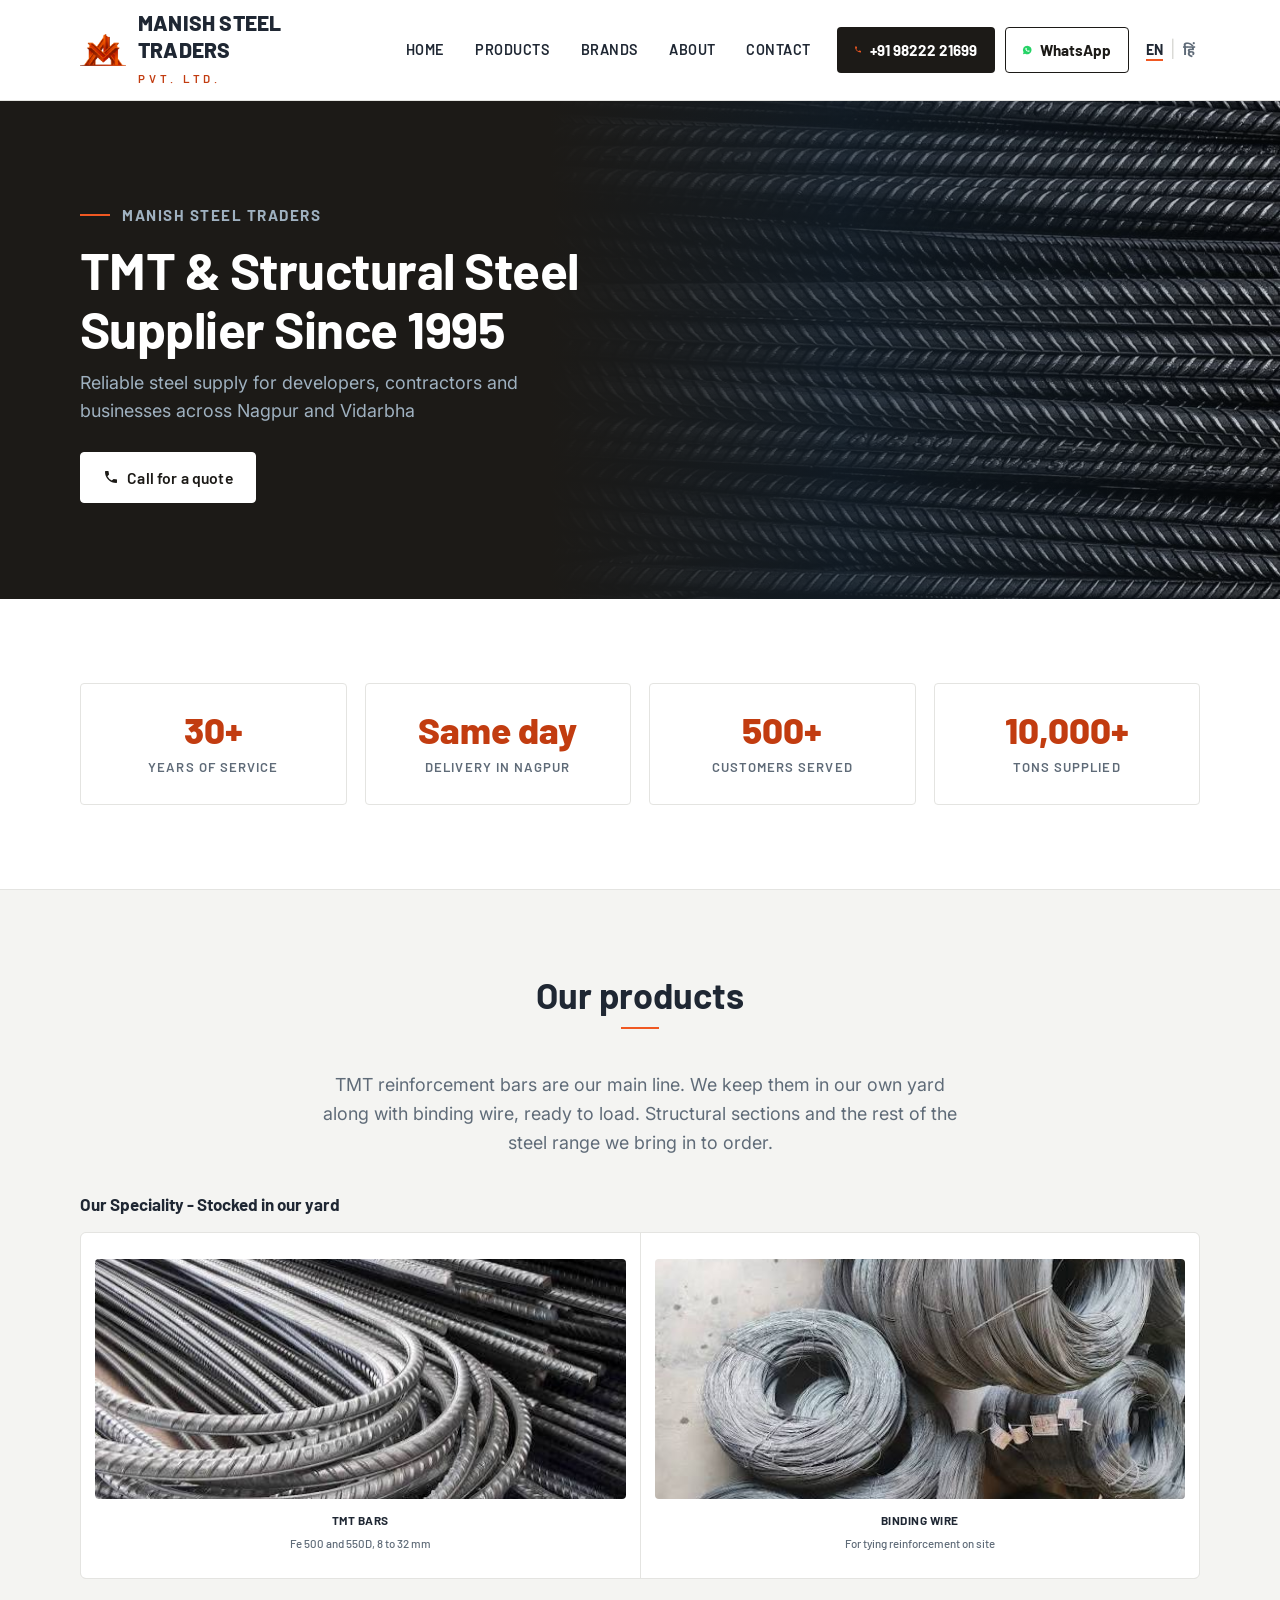
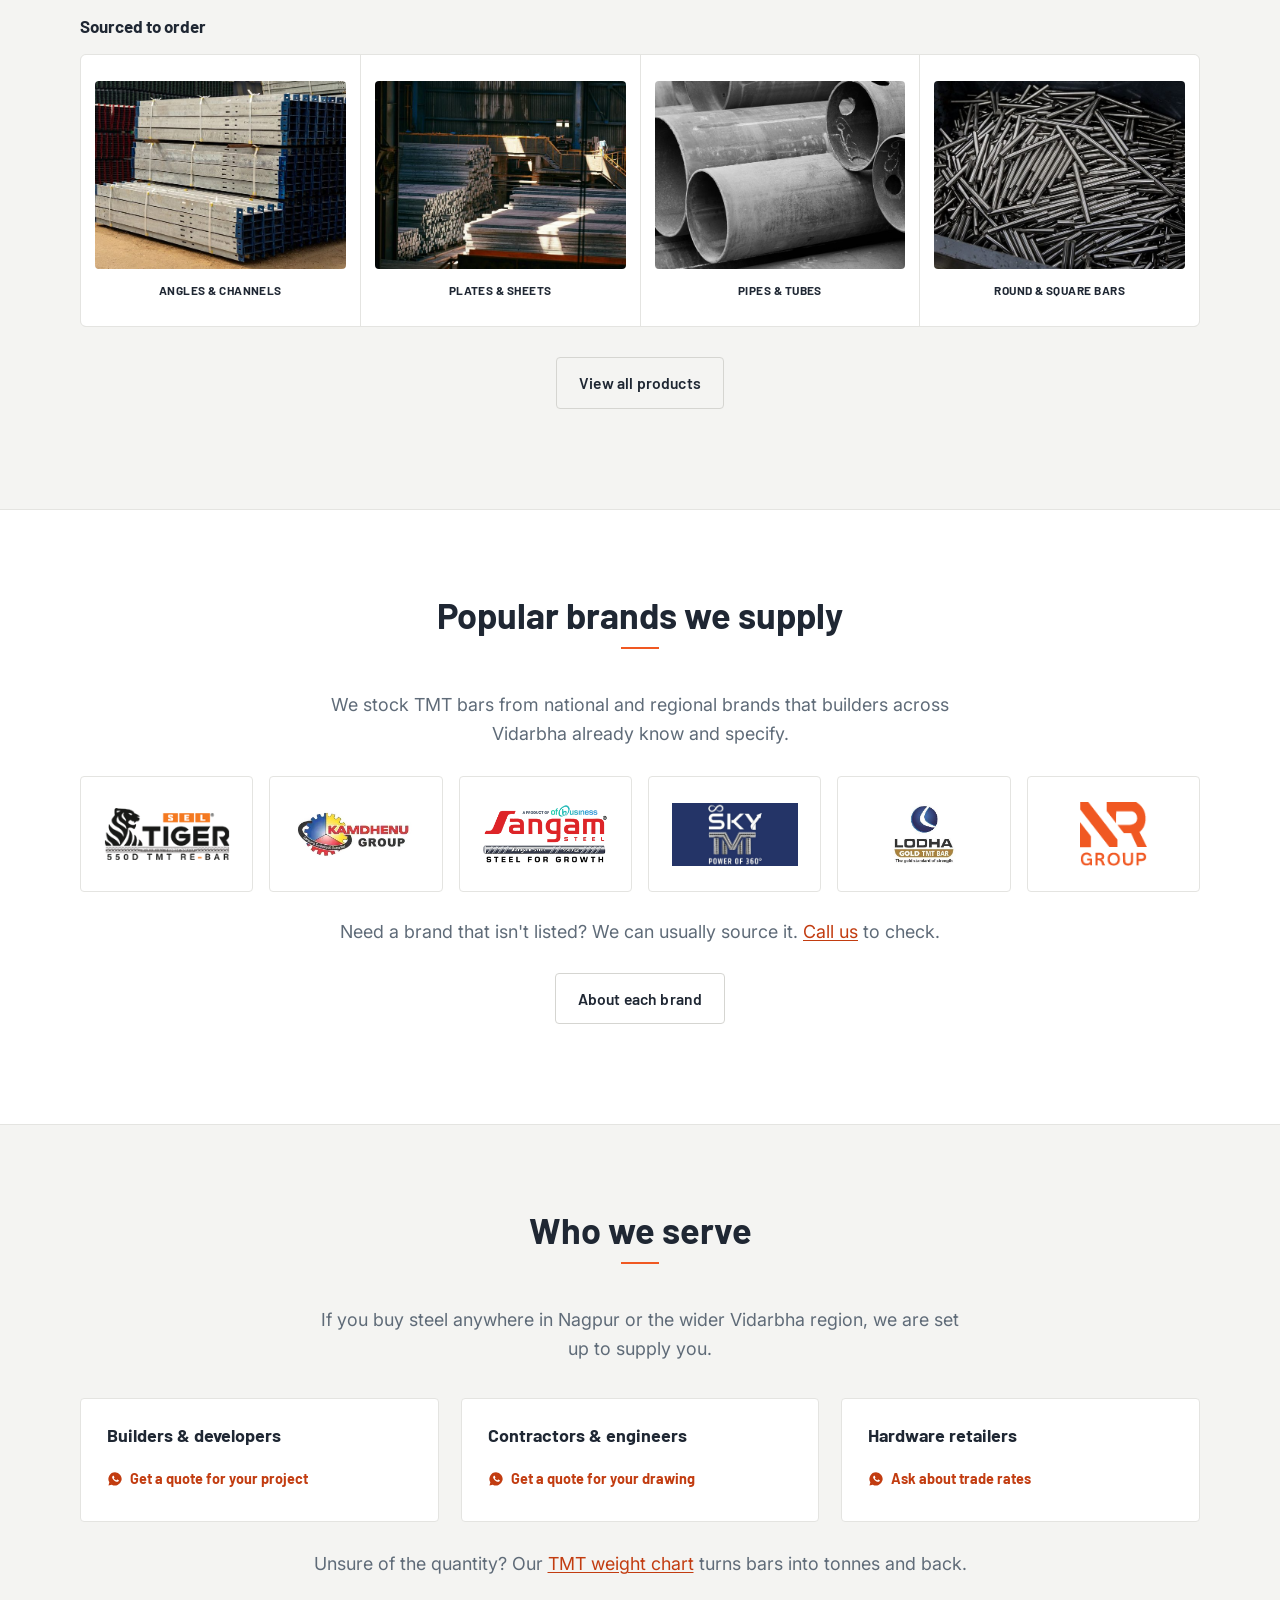
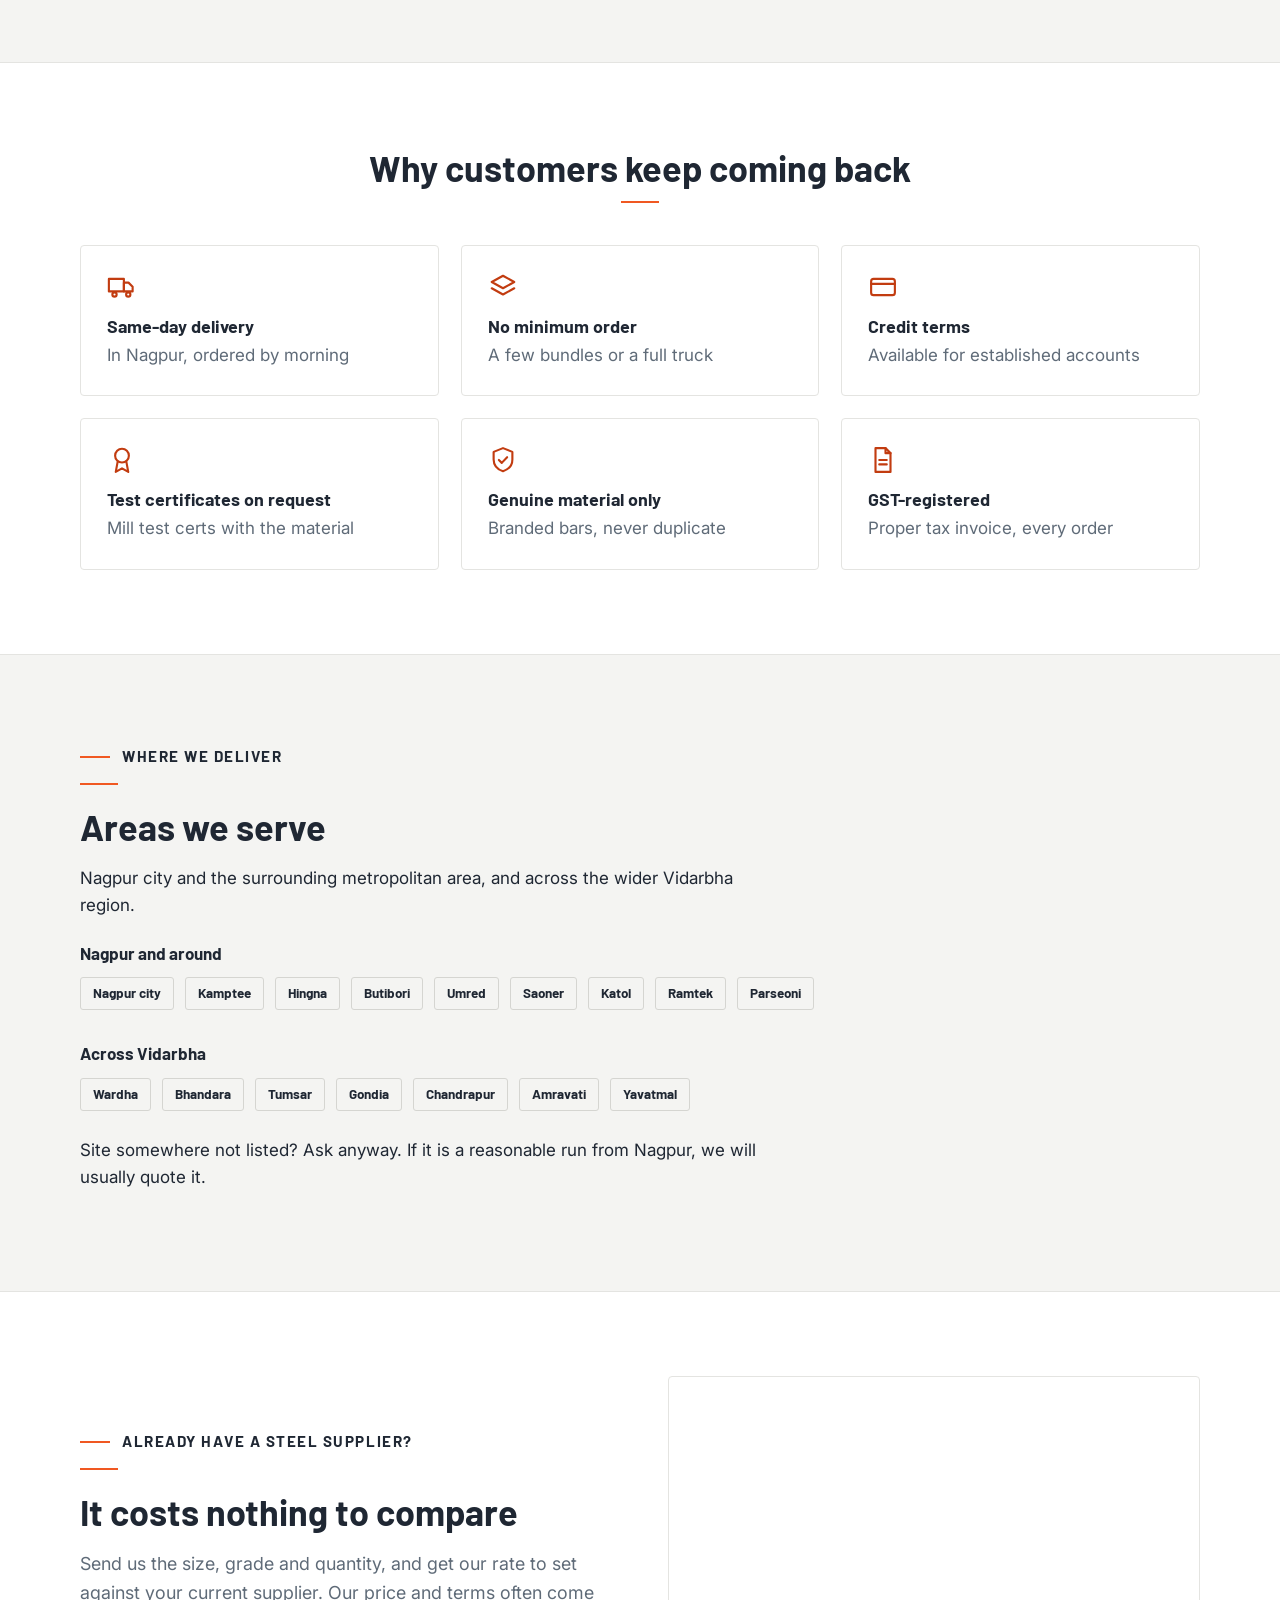
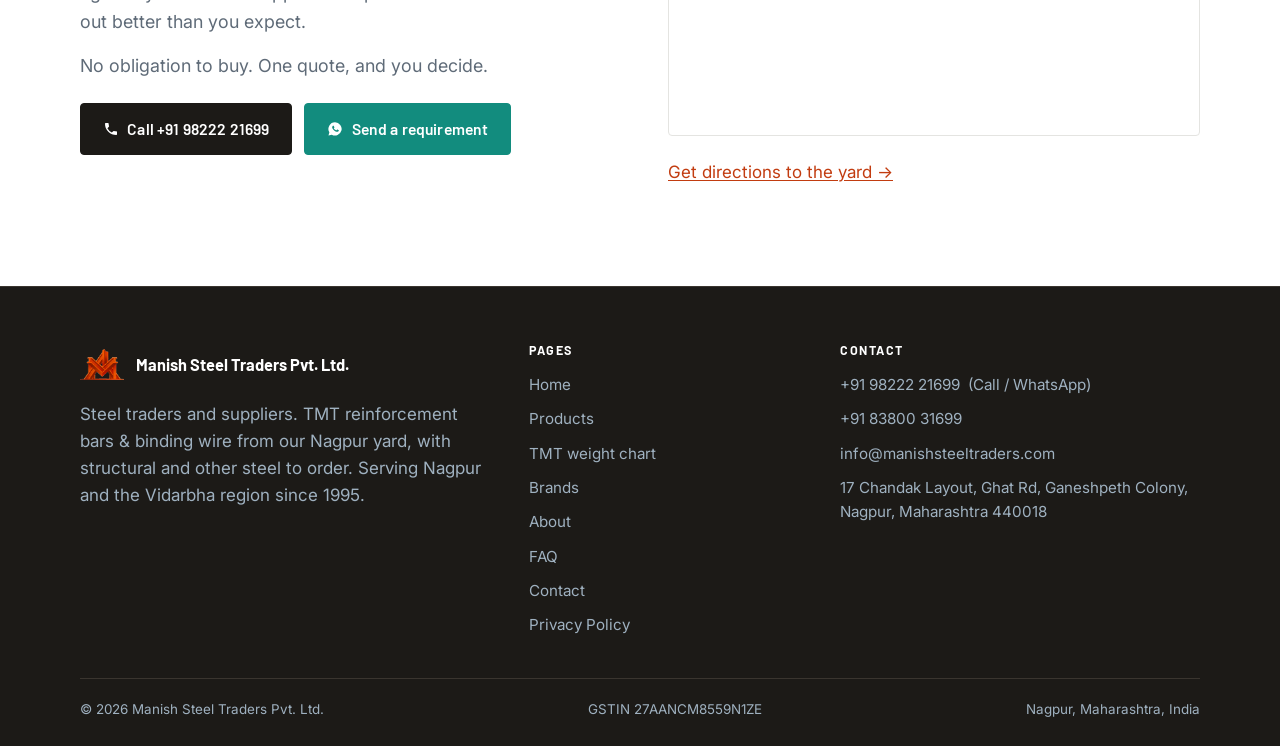
<file: index.html>
<!doctype html>
<html lang="en">
<head>
<meta charset="utf-8">
<meta name="viewport" content="width=device-width, initial-scale=1">
<title>Manish Steel Traders — TMT &amp; Structural Steel Supplier Since 1995</title>
<meta name="description" content="TMT bars (sariya / loha) and structural steel in Nagpur since 1995. Trusted supply for builders, contractors and retailers across Nagpur and Vidarbha. SEL Tiger, Kamdhenu, Lodha, Sangam, Sky and NR. Call for a no-obligation quote.">
<link rel="canonical" href="https://manishsteeltraders.com/">
<meta property="og:type" content="website">
<meta property="og:title" content="Manish Steel Traders — TMT &amp; Structural Steel Supplier Since 1995">
<meta property="og:description" content="Nagpur steel traders and suppliers since 1995. TMT bars &amp; binding wire stocked, wider steel range to order. Call for a quote.">
<meta property="og:url" content="https://manishsteeltraders.com/">
<meta property="og:image" content="https://manishsteeltraders.com/assets/img/og-image.jpg">
<meta property="og:image:width" content="1200">
<meta property="og:image:height" content="630">
<meta property="og:image:alt" content="Manish Steel Traders Pvt. Ltd., Nagpur">
<meta name="twitter:card" content="summary_large_image">
<link rel="icon" href="assets/img/favicon.png" type="image/png">
<link rel="preconnect" href="https://fonts.googleapis.com">
<link rel="preconnect" href="https://fonts.gstatic.com" crossorigin>
<link href="https://fonts.googleapis.com/css2?family=Barlow:wght@500;600;700;800&family=Inter:wght@400;500&family=Noto+Sans+Devanagari:wght@400;500;600;700&display=swap" rel="stylesheet">
<link rel="stylesheet" href="assets/css/styles.css?v=20">

<!-- Structured data for Google Maps / local search. ADD WHEN KNOWN: "email" (only once the
     domain is live — an address that bounces is worse than none), "geo" with the exact yard
     coordinates, and "aggregateRating" once the Google Business Profile has real reviews.
     Never hand-write a rating — Google must source it from real reviews. -->
<script type="application/ld+json">
{
  "@context": "https://schema.org",
  "@type": "LocalBusiness",
  "name": "Manish Steel Traders Pvt. Ltd.",
  "description": "Steel traders and suppliers in Nagpur since 1995. TMT reinforcement bars and binding wire stocked in our own yard, with structural and other steel sourced to order; same-day delivery on stocked items within Nagpur.",
  "url": "https://manishsteeltraders.com/",
  "telephone": [
    "+919822221699",
    "+918380031699"
  ],
  "foundingDate": "1995",
  "taxID": "27AANCM8559N1ZE",
  "image": "https://manishsteeltraders.com/assets/img/tmt-bars.jpg",
  "logo": "https://manishsteeltraders.com/assets/img/logo-mark.png",
  "address": {
    "@type": "PostalAddress",
    "streetAddress": "17 Chandak Layout, Ghat Road, Ganeshpeth Colony",
    "addressLocality": "Nagpur",
    "addressRegion": "Maharashtra",
    "postalCode": "440018",
    "addressCountry": "IN"
  },
  "openingHoursSpecification": [
    {
      "@type": "OpeningHoursSpecification",
      "dayOfWeek": [
        "Monday",
        "Tuesday",
        "Wednesday",
        "Thursday",
        "Friday",
        "Saturday"
      ],
      "opens": "09:00",
      "closes": "18:00"
    }
  ],
  "areaServed": [
    {
      "@type": "City",
      "name": "Nagpur"
    },
    {
      "@type": "AdministrativeArea",
      "name": "Vidarbha, Maharashtra"
    }
  ],
  "knowsAbout": [
    "TMT bars",
    "Fe 500D",
    "Fe 550D",
    "IS 1786",
    "structural steel",
    "reinforcement steel"
  ],
  "makesOffer": [
    {
      "@type": "Offer",
      "itemOffered": {
        "@type": "Product",
        "name": "TMT reinforcement bars (8–32 mm, Fe 500 / Fe 500D / Fe 550D)"
      }
    },
    {
      "@type": "Offer",
      "itemOffered": {
        "@type": "Product",
        "name": "Structural steel (angles, channels, beams, flats and plates)"
      }
    }
  ]
}
</script>
</head>
<body>

<!-- ================= HEADER ================= -->
<header class="site-header">
  <div class="container nav">
    <a class="brand" href="index.html">
      <img src="assets/img/logo-mark.png" alt="Manish Steel Traders logo">
      <span><span class="bt" data-i18n="brand.header">MANISH STEEL TRADERS</span><span class="bs" data-i18n="brand.suffix">PVT. LTD.</span></span>
    </a>
    <button class="nav-toggle" aria-label="Menu" aria-controls="nav-links" aria-expanded="false">
      <svg viewBox="0 0 24 24"><path fill="currentColor" d="M3 6h18v2H3zM3 11h18v2H3zM3 16h18v2H3z"/></svg>
    </button>
    <ul class="nav-links" id="nav-links">
      <li><a class="active" href="index.html" data-i18n="nav.home">Home</a></li>
      <li><a href="products.html" data-i18n="nav.products">Products</a></li>
      <li><a href="quality.html" data-i18n="nav.brands">Brands</a></li>
      <li><a href="about.html" data-i18n="nav.about">About</a></li>
      <li><a href="contact.html" data-i18n="nav.contact">Contact</a></li>
      <li><a class="phone" href="tel:+919822221699"><svg viewBox="0 0 24 24"><path d="M6.6 10.8a15.5 15.5 0 0 0 6.6 6.6l2.2-2.2a1 1 0 0 1 1-.25 11.4 11.4 0 0 0 3.6.57 1 1 0 0 1 1 1V20a1 1 0 0 1-1 1A17 17 0 0 1 3 4a1 1 0 0 1 1-1h3.5a1 1 0 0 1 1 1 11.4 11.4 0 0 0 .57 3.6 1 1 0 0 1-.25 1z"/></svg>+91 98222 21699</a></li>
      <li><a class="wa-head" href="https://wa.me/919822221699?text=Hi%2C%20I%27d%20like%20a%20quote%20for%20steel.%20My%20requirement%20is%3A%20(size%20%2F%20grade%20%2F%20quantity)" target="_blank" rel="noopener"><svg viewBox="0 0 24 24" aria-hidden="true"><path d="M12.04 2a9.9 9.9 0 0 0-8.5 15l-1.3 4.8 4.92-1.29A9.9 9.9 0 1 0 12.04 2m-2.3 5.2c.15 0 .37-.06.55.36.22.48.69 1.7.75 1.82.06.12.1.26.02.42-.08.16-.12.26-.24.4-.12.14-.25.31-.36.42-.12.12-.25.25-.11.49.14.24.63 1.04 1.35 1.68.93.83 1.72 1.09 1.96 1.21.24.12.38.1.52-.06.14-.16.61-.72.77-.96.16-.24.33-.2.55-.12.22.08 1.43.68 1.67.8.24.12.4.18.46.28.06.11.06.59-.14 1.16-.21.57-1.21 1.12-1.66 1.16-.45.04-.87.21-2.93-.62-2.49-1-4.07-3.54-4.19-3.7-.12-.16-.99-1.31-.99-2.51 0-1.19.63-1.78.85-2.02.22-.24.48-.3.64-.3z"/></svg><span data-i18n="nav.whatsapp">WhatsApp</span></a></li>
      <li class="lang-toggle"><button type="button" data-lang="en" aria-label="English">EN</button><span class="sep">|</span><button type="button" data-lang="hi" aria-label="Hindi">हिं</button></li>
    </ul>
  </div>
</header>

<!-- ================= HERO ================= -->
<section class="hero-dark">
  <div class="hero-top">
    <div class="hero-bg"><img src="assets/img/tmt-bars.jpg" alt="" aria-hidden="true"></div>
    <div class="container">
      <div class="hero-inner">
        <span class="eyebrow" data-i18n="brand.eyebrow">Manish Steel Traders</span>
        <h1 data-i18n="hero.h1">TMT &amp; Structural Steel Supplier Since 1995</h1>
        <p data-i18n="hero.sub">Reliable steel supply for developers, contractors and businesses across Nagpur and Vidarbha</p>
        <div class="btn-row">
          <a class="btn btn--light" href="tel:+919822221699" data-i18n="hero.cta">Call for a quote</a>
          <!-- <a class="btn btn--wa" href="https://wa.me/919822221699?text=Hi%2C%20I%27d%20like%20a%20quote.%20My%20requirement%20is%3A%20(size%20%2F%20grade%20%2F%20quantity)" target="_blank" rel="noopener">WhatsApp a requirement</a> -->
          <!-- <a class="btn btn--ondark" href="products.html">View products</a> -->
        </div>
      </div>
    </div>
  </div>
</section>

<!-- ================= STAT BAND =================
     Numbers instead of adjectives. Every one of these is checkable.
     Trading since 1995 is the strongest — the nearest comparable Nagpur dealer
     started in 2007, so this is twelve years of lead and it should stay first.
     ADD WHEN SUPPLIED: a customer / tonnage figure. Either swap it in for the
     sizes stat or change .stats to repeat(5, 1fr) for a five-across row. -->
<section class="section">
  <div class="container">
    <div class="stats">
      <div class="stat"><span class="n">30+</span><span class="l" data-i18n="stat.years">Years of Service</span></div>
      <div class="stat"><span class="n" data-i18n="stat.sameday">Same day</span><span class="l" data-i18n="stat.delivery">Delivery in Nagpur</span></div>
      <div class="stat"><span class="n">500+</span><span class="l" data-i18n="stat.customers">Customers Served</span></div>
      <!-- <div class="stat"><span class="n">8&ndash;32<small>mm</small></span><span class="l">TMT Sizes Held in Yard</span></div> -->
      <div class="stat"><span class="n">10,000+</span><span class="l" data-i18n="stat.tons">Tons Supplied</span></div>
    </div>
  </div>
</section>

<!-- ================= WHO WE ARE ================= -->
<!-- <section class="section">
  <div class="container">
    <div class="split">
      <div class="intro-copy">
        <span class="eyebrow">Our story</span>
        <hr class="rule">
        <h2>A Nagpur family in the steel trade since 1995</h2>
        <p>Manish Steel Traders opened on Ghat Road in 1995, and the same family runs it today. What started as a small steel shop has grown, one order at a time, into a name Nagpur builders keep coming back to for their TMT bars.</p>
        <p>Almost all of that came by word of mouth. A contractor buys once, the delivery turns up when we said it would, the bars are exactly what we promised, and the next time he needs steel he calls us first. Many of the people we supply have been buying from us for fifteen and twenty years.</p>
        <p>The business is run by <strong>Manish Taori, our Director</strong>. When you call, you are speaking to the people who own the yard, not a call centre reading off a screen. If there is a rate to settle or a delivery to push through, the person who can say yes is already on the line.</p>
        <p>A few bundles for a repair or a full truck for a slab, you get the same steel and the same straight dealing. That reputation took thirty years to build, and we are not about to spend it on a bad load.</p>
        <a class="btn btn--outline" href="about.html">More about us</a> -->
      <!-- </div>
      <div class="split-media"> -->
        <!-- FOUNDER PHOTO: when the real photo of Manish Taori arrives, save it as
             assets/img/director.jpg and swap the <img> below for it, restoring the
             <figcaption> with his name and title. A yard photo holds the slot until
             then — better than a grey box telling visitors the site is unfinished. -->
       <!-- <img class="photo photo--tall" src="assets/img/about-yard.jpg" alt="Steel reinforcement being handled at the yard" loading="lazy">
       </div>
    </div>
  </div>
</section> -->

<!-- ================= OUR PRODUCTS ================= -->
<section class="section band">
  <div class="container">
    <div class="sec-head"><h2 data-i18n="prod.h2">Our products</h2></div>
    <p class="center lead" style="margin:0 auto 34px" data-i18n="prod.intro">TMT reinforcement bars are our main line. We keep them in our own yard along with binding wire, ready to load. Structural sections and the rest of the steel range we bring in to order.</p>

    <p style="font-family:var(--font-head);font-weight:700;margin:0 0 14px" data-i18n="prod.stocked">Our Speciality - Stocked in our yard</p>
    <div class="products-grid">
      <a class="product" href="products.html#tmt"><img class="pic" src="assets/img/product-tmt.jpg?v=2" alt="TMT reinforcement bars" loading="lazy"><span class="plabel" data-i18n="prod.tmt.label">TMT Bars</span><span class="pdesc" data-i18n="prod.tmt.desc">Fe 500 and 550D, 8 to 32 mm</span></a>
      <a class="product" href="products.html#binding-wire"><img class="pic" src="assets/img/product-wires.jpg?v=2" alt="Binding wire" loading="lazy"><span class="plabel" data-i18n="prod.wire.label">Binding Wire</span><span class="pdesc" data-i18n="prod.wire.desc">For tying reinforcement on site</span></a>
    </div>

    <p style="font-family:var(--font-head);font-weight:700;margin:34px 0 14px" data-i18n="prod.sourced">Sourced to order</p>
    <div class="products-grid">
      <a class="product" href="products.html#angles"><img class="pic" src="assets/img/product-angles.jpg" alt="Steel angles and channels" loading="lazy"><span class="plabel" data-i18n="prod.angles">Angles &amp; Channels</span></a>
      <a class="product" href="products.html#plates"><img class="pic" src="assets/img/product-plates.jpg" alt="Steel plates and sheets" loading="lazy"><span class="plabel" data-i18n="prod.plates">Plates &amp; Sheets</span></a>
      <a class="product" href="products.html#pipes"><img class="pic" src="assets/img/product-pipes.jpg" alt="Steel pipes and tubes" loading="lazy"><span class="plabel" data-i18n="prod.pipes">Pipes &amp; Tubes</span></a>
      <a class="product" href="products.html#rounds"><img class="pic" src="assets/img/product-round.jpg" alt="Round and square steel bars" loading="lazy"><span class="plabel" data-i18n="prod.round">Round &amp; Square Bars</span></a>
    </div>
    <p class="center" style="margin-top:30px"><a class="btn btn--outline" href="products.html" data-i18n="prod.viewall">View all products</a></p>
  </div>
</section>

<!-- ================= BRANDS WE SUPPLY ================= -->
<section class="section">
  <div class="container">
    <div class="sec-head"><h2 data-i18n="brands.h2">Popular brands we supply</h2></div>
    <p class="center lead" style="margin:0 auto 28px" data-i18n="brands.intro">We stock TMT bars from national and regional brands that builders across Vidarbha already know and specify.</p>
    <div class="logos logos--6">
      <div class="logo-box"><a href="quality.html#brand-tiger" aria-label="Read about SEL Tiger TMT"><img src="assets/img/brand-tiger.png" alt="SEL Tiger TMT" loading="lazy"></a></div>
      <div class="logo-box"><a href="quality.html#brand-kamdhenu" aria-label="Read about Kamdhenu"><img src="assets/img/brand-kamdhenu.webp" alt="Kamdhenu" loading="lazy"></a></div>
      <div class="logo-box"><a href="quality.html#brand-sangam" aria-label="Read about Sangam Steel"><img src="assets/img/brand-sangam.webp" alt="Sangam Steel" loading="lazy"></a></div>
      <div class="logo-box"><a href="quality.html#brand-sky" aria-label="Read about Sky TMT"><img src="assets/img/brand-sky.jpg" alt="Sky TMT" loading="lazy"></a></div>
      <div class="logo-box"><a href="quality.html#brand-lodha" aria-label="Read about Lodha Gold TMT"><img src="assets/img/brand-lodha.jpg" alt="Lodha Gold TMT" loading="lazy"></a></div>
      <div class="logo-box"><a href="quality.html#brand-nr" aria-label="Read about NR TMT"><img src="assets/img/brand-nr.png" alt="NR TMT" loading="lazy"></a></div>
    </div>
    <p class="center lead" style="margin:26px auto 0" data-i18n="brands.source">Need a brand that isn't listed? We can usually source it. <a href="tel:+919822221699">Call us</a> to check.</p>
    <p class="center" style="margin-top:26px"><a class="btn btn--outline" href="quality.html#brands" data-i18n="brands.about">About each brand</a></p>
  </div>
</section>

<!-- ================= WHO WE SERVE ================= -->
<section class="section band">
  <div class="container">
    <div class="sec-head"><h2 data-i18n="who.h2">Who we serve</h2></div>
    <p class="center lead" style="margin:0 auto 34px" data-i18n="who.intro">If you buy steel anywhere in Nagpur or the wider Vidarbha region, we are set up to supply you.</p>
    <div class="grid grid-3" style="margin-top:6px">
      <div class="tile"><h3 data-i18n="who.builders.title">Builders &amp; developers</h3>
        <a class="more" href="https://wa.me/919822221699?text=Hi%2C%20I%27m%20a%20builder%20and%20need%20steel%20for%20a%20project.%20Requirement%3A%20(size%20%2F%20grade%20%2F%20quantity%20%2F%20site)" target="_blank" rel="noopener"><svg class="wa-ico" viewBox="0 0 24 24" aria-hidden="true"><path d="M12.04 2a9.9 9.9 0 0 0-8.5 15l-1.3 4.8 4.92-1.29A9.9 9.9 0 1 0 12.04 2m-2.3 5.2c.15 0 .37-.06.55.36.22.48.69 1.7.75 1.82.06.12.1.26.02.42-.08.16-.12.26-.24.4-.12.14-.25.31-.36.42-.12.12-.25.25-.11.49.14.24.63 1.04 1.35 1.68.93.83 1.72 1.09 1.96 1.21.24.12.38.1.52-.06.14-.16.61-.72.77-.96.16-.24.33-.2.55-.12.22.08 1.43.68 1.67.8.24.12.4.18.46.28.06.11.06.59-.14 1.16-.21.57-1.21 1.12-1.66 1.16-.45.04-.87.21-2.93-.62-2.49-1-4.07-3.54-4.19-3.7-.12-.16-.99-1.31-.99-2.51 0-1.19.63-1.78.85-2.02.22-.24.48-.3.64-.3z"/></svg><span data-i18n="who.builders.cta">Get a quote for your project</span></a></div>
      <div class="tile"><h3 data-i18n="who.contractors.title">Contractors &amp; engineers</h3>
        <a class="more" href="https://wa.me/919822221699?text=Hi%2C%20I%20need%20a%20quote%20against%20a%20drawing.%20Requirement%3A%20(size%20%2F%20grade%20%2F%20quantity%20%2F%20when)" target="_blank" rel="noopener"><svg class="wa-ico" viewBox="0 0 24 24" aria-hidden="true"><path d="M12.04 2a9.9 9.9 0 0 0-8.5 15l-1.3 4.8 4.92-1.29A9.9 9.9 0 1 0 12.04 2m-2.3 5.2c.15 0 .37-.06.55.36.22.48.69 1.7.75 1.82.06.12.1.26.02.42-.08.16-.12.26-.24.4-.12.14-.25.31-.36.42-.12.12-.25.25-.11.49.14.24.63 1.04 1.35 1.68.93.83 1.72 1.09 1.96 1.21.24.12.38.1.52-.06.14-.16.61-.72.77-.96.16-.24.33-.2.55-.12.22.08 1.43.68 1.67.8.24.12.4.18.46.28.06.11.06.59-.14 1.16-.21.57-1.21 1.12-1.66 1.16-.45.04-.87.21-2.93-.62-2.49-1-4.07-3.54-4.19-3.7-.12-.16-.99-1.31-.99-2.51 0-1.19.63-1.78.85-2.02.22-.24.48-.3.64-.3z"/></svg><span data-i18n="who.contractors.cta">Get a quote for your drawing</span></a></div>
      <div class="tile"><h3 data-i18n="who.retailers.title">Hardware retailers</h3>
        <a class="more" href="https://wa.me/919822221699?text=Hi%2C%20I%20run%20a%20hardware%20shop%20and%20want%20trade%20rates.%20I%20usually%20stock%3A" target="_blank" rel="noopener"><svg class="wa-ico" viewBox="0 0 24 24" aria-hidden="true"><path d="M12.04 2a9.9 9.9 0 0 0-8.5 15l-1.3 4.8 4.92-1.29A9.9 9.9 0 1 0 12.04 2m-2.3 5.2c.15 0 .37-.06.55.36.22.48.69 1.7.75 1.82.06.12.1.26.02.42-.08.16-.12.26-.24.4-.12.14-.25.31-.36.42-.12.12-.25.25-.11.49.14.24.63 1.04 1.35 1.68.93.83 1.72 1.09 1.96 1.21.24.12.38.1.52-.06.14-.16.61-.72.77-.96.16-.24.33-.2.55-.12.22.08 1.43.68 1.67.8.24.12.4.18.46.28.06.11.06.59-.14 1.16-.21.57-1.21 1.12-1.66 1.16-.45.04-.87.21-2.93-.62-2.49-1-4.07-3.54-4.19-3.7-.12-.16-.99-1.31-.99-2.51 0-1.19.63-1.78.85-2.02.22-.24.48-.3.64-.3z"/></svg><span data-i18n="who.retailers.cta">Ask about trade rates</span></a></div>
    </div>
    <p class="center lead" style="margin:28px auto 0" data-i18n="who.calc">Unsure of the quantity? Our <a href="calculator.html">TMT weight chart</a> turns bars into tonnes and back.</p>
  </div>
</section>

<!-- ================= THE DETAILS YOU'LL WANT ================= -->
<section class="section">
  <div class="container">
    <div class="sec-head"><h2 data-i18n="why.h2">Why customers keep coming back</h2></div>
    <div class="grid grid-3">
      <div class="tile">
        <svg class="tile-ico" viewBox="0 0 24 24" aria-hidden="true"><path d="M1.5 5.5h12v10h-12z"/><path d="M13.5 8.5h3.7l3.3 3.3v3.7h-7z"/><circle cx="6" cy="18" r="1.7"/><circle cx="17" cy="18" r="1.7"/></svg>
        <h3 data-i18n="why.sameday.t">Same-day delivery</h3><p data-i18n="why.sameday.d">In Nagpur, ordered by morning</p></div>
      <div class="tile">
        <svg class="tile-ico" viewBox="0 0 24 24" aria-hidden="true"><path d="M12 3 3 8l9 5 9-5z"/><path d="M3 13l9 5 9-5"/></svg>
        <h3 data-i18n="why.nomin.t">No minimum order</h3><p data-i18n="why.nomin.d">A few bundles or a full truck</p></div>
      <div class="tile">
        <svg class="tile-ico" viewBox="0 0 24 24" aria-hidden="true"><rect x="2.5" y="5.5" width="19" height="13" rx="2"/><path d="M2.5 9.5h19"/></svg>
        <h3 data-i18n="why.credit.t">Credit terms</h3><p data-i18n="why.credit.d">Available for established accounts</p></div>
      <div class="tile">
        <svg class="tile-ico" viewBox="0 0 24 24" aria-hidden="true"><circle cx="12" cy="8.5" r="5.5"/><path d="M8.5 13.5 7 21.5l5-2.8 5 2.8-1.5-8"/></svg>
        <h3 data-i18n="why.certs.t">Test certificates on request</h3><p data-i18n="why.certs.d">Mill test certs with the material</p></div>
      <div class="tile">
        <svg class="tile-ico" viewBox="0 0 24 24" aria-hidden="true"><path d="M12 2.5 4.5 5.5v6c0 4.5 3.2 8 7.5 9.5 4.3-1.5 7.5-5 7.5-9.5v-6z"/><path d="M8.7 12l2.3 2.3 4.3-4.5"/></svg>
        <h3 data-i18n="why.genuine.t">Genuine material only</h3><p data-i18n="why.genuine.d">Branded bars, never duplicate</p></div>
      <div class="tile">
        <svg class="tile-ico" viewBox="0 0 24 24" aria-hidden="true"><path d="M6 2.5h8l4 4v15H6z"/><path d="M14 2.5v4h4"/><path d="M9 12h6M9 15.5h6"/></svg>
        <h3 data-i18n="why.gst.t">GST-registered</h3><p data-i18n="why.gst.d">Proper tax invoice, every order</p></div>
    </div>
  </div>
</section>

<!-- ================= AREAS WE SERVE ================= -->
<section class="section band">
  <div class="container">
    <div class="head">
      <span class="eyebrow" data-i18n="areas.eyebrow">Where we deliver</span>
      <hr class="rule">
      <h2 data-i18n="areas.h2">Areas we serve</h2>
      <p class="measure" data-i18n="areas.intro">Nagpur city and the surrounding metropolitan area, and across the wider Vidarbha region.</p>
    </div>
    <div style="margin-top:20px">
      <p style="font-family:var(--font-head);font-weight:700;margin-bottom:10px" data-i18n="areas.nagpur">Nagpur and around</p>
      <span class="pill" data-i18n="area.nagpurcity">Nagpur city</span>
      <span class="pill" data-i18n="area.kamptee">Kamptee</span>
      <span class="pill" data-i18n="area.hingna">Hingna</span>
      <span class="pill" data-i18n="area.butibori">Butibori</span>
      <span class="pill" data-i18n="area.umred">Umred</span>
      <span class="pill" data-i18n="area.saoner">Saoner</span>
      <span class="pill" data-i18n="area.katol">Katol</span>
      <span class="pill" data-i18n="area.ramtek">Ramtek</span>
      <span class="pill" data-i18n="area.parseoni">Parseoni</span>
    </div>
    <div style="margin-top:22px">
      <p style="font-family:var(--font-head);font-weight:700;margin-bottom:10px" data-i18n="areas.vidarbha">Across Vidarbha</p>
      <span class="pill" data-i18n="area.wardha">Wardha</span>
      <span class="pill" data-i18n="area.bhandara">Bhandara</span>
      <span class="pill" data-i18n="area.tumsar">Tumsar</span>
      <span class="pill" data-i18n="area.gondia">Gondia</span>
      <span class="pill" data-i18n="area.chandrapur">Chandrapur</span>
      <span class="pill" data-i18n="area.amravati">Amravati</span>
      <span class="pill" data-i18n="area.yavatmal">Yavatmal</span>
    </div>
    <p class="measure" style="margin-top:18px" data-i18n="areas.note">Site somewhere not listed? Ask anyway. If it is a reasonable run from Nagpur, we will usually quote it.</p>
  </div>
</section>

<!--
  ================= TESTIMONIALS — HIDDEN UNTIL REAL QUOTES ARE SUPPLIED =================

  The quotes that were here were written as filler, not said by real customers, so this section
  stays commented out rather than publishing invented praise.

  TO ENABLE: replace all three quotes and attributions with genuine ones (get the customer's OK to
  be named), aiming for one builder, one contractor and one hardware retailer to match the audience
  on this page. Then uncomment this block. To keep the white/gray alternation correct, this
  section is set to `section band` (the "Why customers keep coming back" section above it is
  white); after uncommenting, also flip the combined "It costs nothing to compare" + map section
  below it to `section` (white).

<section class="section band">
  <div class="container">
    <div class="sec-head"><h2>What our customers say</h2></div>
    <div class="grid grid-3" style="margin-top:6px">
      <blockquote class="quote"><p>QUOTE FROM A BUILDER</p><footer>&mdash; Name, Firm</footer></blockquote>
      <blockquote class="quote"><p>QUOTE FROM A CONTRACTOR</p><footer>&mdash; Name, Firm</footer></blockquote>
      <blockquote class="quote"><p>QUOTE FROM A HARDWARE RETAILER</p><footer>&mdash; Name, Firm</footer></blockquote>
    </div>
  </div>
</section>
-->

<!-- ================= COMPARE PITCH + YARD MAP (combined closing section) ================= -->
<section class="section">
  <div class="container">
    <div class="split">
      <div>
        <span class="eyebrow" data-i18n="cmp.eyebrow">Already have a steel supplier?</span>
        <hr class="rule">
        <h2 data-i18n="cmp.h2">It costs nothing to compare</h2>
        <p class="lead" data-i18n="cmp.p1">Send us the size, grade and quantity, and get our rate to set against your current supplier. Our price and terms often come out better than you expect.</p>
        <p class="lead" data-i18n="cmp.p2">No obligation to buy. One quote, and you decide.</p>
        <div class="btn-row" style="margin-top:22px">
          <a class="btn" href="tel:+919822221699" data-i18n="cmp.call">Call +91 98222 21699</a>
          <a class="btn btn--wa" href="https://wa.me/919822221699?text=Hi%2C%20I%27d%20like%20to%20compare%20a%20rate.%20My%20requirement%20is%3A%20(size%20%2F%20grade%20%2F%20quantity)" target="_blank" rel="noopener" data-i18n="cmp.send">Send a requirement</a>
        </div>
      </div>
      <div class="split-media">
        <iframe class="map-embed" title="Manish Steel Traders — location on Google Maps"
          src="https://www.google.com/maps?q=Manish+Steel+Traders,+17+Chandak+Layout,+Ghat+Rd,+Ganeshpeth+Colony,+Nagpur,+Maharashtra+440018&z=16&output=embed"
          loading="lazy" referrerpolicy="no-referrer-when-downgrade" allowfullscreen></iframe>
        <p style="margin-top:14px"><a href="https://www.google.com/maps/dir/?api=1&amp;destination=Manish+Steel+Traders%2C+17+Chandak+Layout%2C+Ghat+Rd%2C+Ganeshpeth+Colony%2C+Nagpur%2C+Maharashtra+440018" target="_blank" rel="noopener" data-i18n="cmp.directions">Get directions to the yard &rarr;</a></p>
      </div>
    </div>
  </div>
</section>

<!-- ================= FOOTER ================= -->
<footer class="site-footer">
  <div class="container">
    <div class="footer-grid">
      <div>
        <div class="footer-brand">
          <img src="assets/img/logo-mark.png" alt="Manish Steel Traders logo">
          <strong data-i18n="footer.brandname">Manish Steel Traders Pvt. Ltd.</strong>
        </div>
        <p data-i18n="footer.tagline">Steel traders and suppliers. TMT reinforcement bars &amp; binding wire from our Nagpur yard, with structural and other steel to order. Serving Nagpur and the Vidarbha region since 1995.</p>
      </div>
      <div>
        <h4 data-i18n="footer.pages">Pages</h4>
        <ul class="footer-links">
          <li><a href="index.html" data-i18n="nav.home">Home</a></li>
          <li><a href="products.html" data-i18n="nav.products">Products</a></li>
          <li><a href="calculator.html" data-i18n="footer.calc">TMT weight chart</a></li>
          <li><a href="quality.html" data-i18n="nav.brands">Brands</a></li>
          <li><a href="about.html" data-i18n="nav.about">About</a></li>
          <li><a href="faq.html" data-i18n="footer.faq">FAQ</a></li>
          <li><a href="contact.html" data-i18n="nav.contact">Contact</a></li>
          <li><a href="privacy.html" data-i18n="footer.privacy">Privacy Policy</a></li>
        </ul>
      </div>
      <div>
        <h4 data-i18n="nav.contact">Contact</h4>
        <ul class="footer-links">
          <li><a href="tel:+919822221699">+91 98222 21699</a> &nbsp;<span data-i18n="footer.callwa">(Call / WhatsApp)</span></li>
          <li><a href="tel:+918380031699">+91 83800 31699</a></li>
          <li><a href="mailto:info@manishsteeltraders.com">info@manishsteeltraders.com</a></li>
          <li data-i18n="footer.address">17 Chandak Layout, Ghat Rd, Ganeshpeth Colony, Nagpur, Maharashtra 440018</li>
        </ul>
      </div>
    </div>
    <div class="footer-bottom">
      <span>© <span id="year">2026</span> <span data-i18n="footer.brandname">Manish Steel Traders Pvt. Ltd.</span></span>
      <span>GSTIN 27AANCM8559N1ZE</span>
      <span data-i18n="footer.location">Nagpur, Maharashtra, India</span>
    </div>
  </div>
</footer>

<script src="assets/js/i18n-hi.js?v=7"></script>
<script src="assets/js/main.js?v=3"></script>
</body>
</html>
</file>
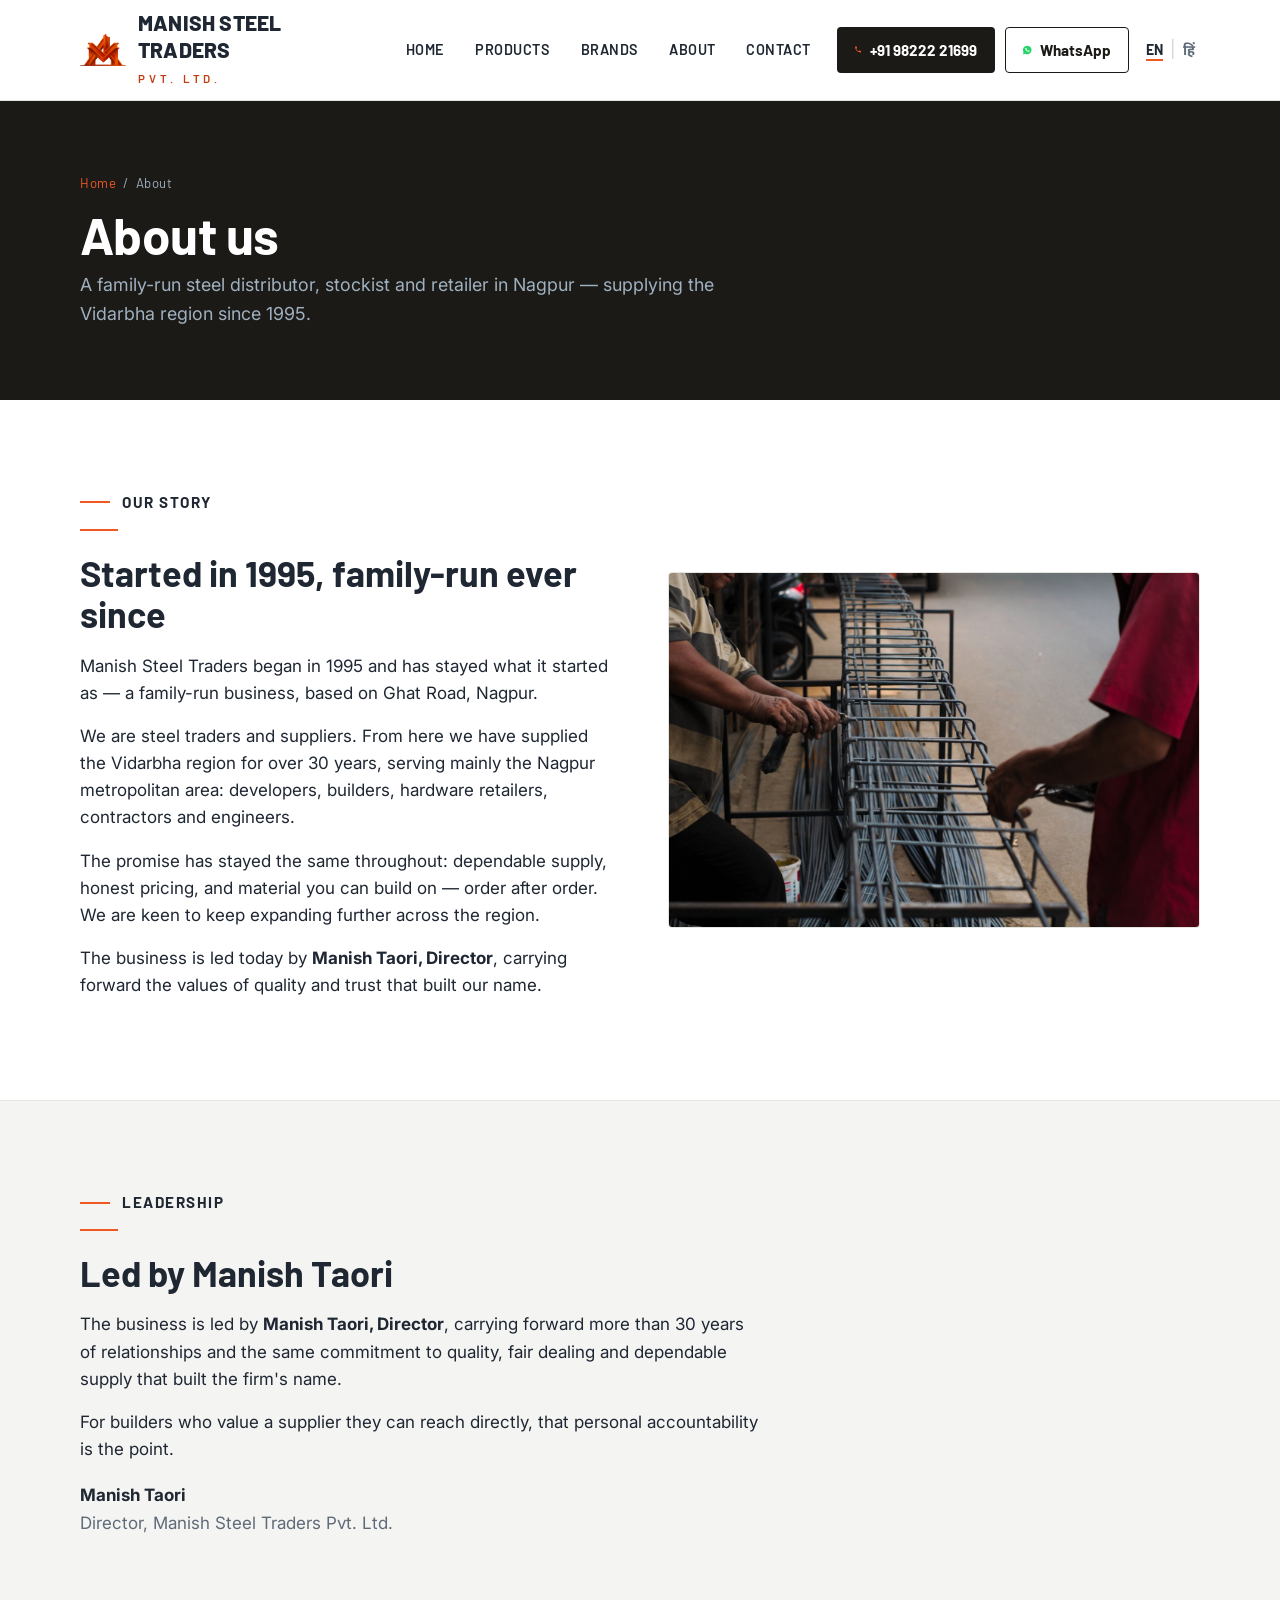
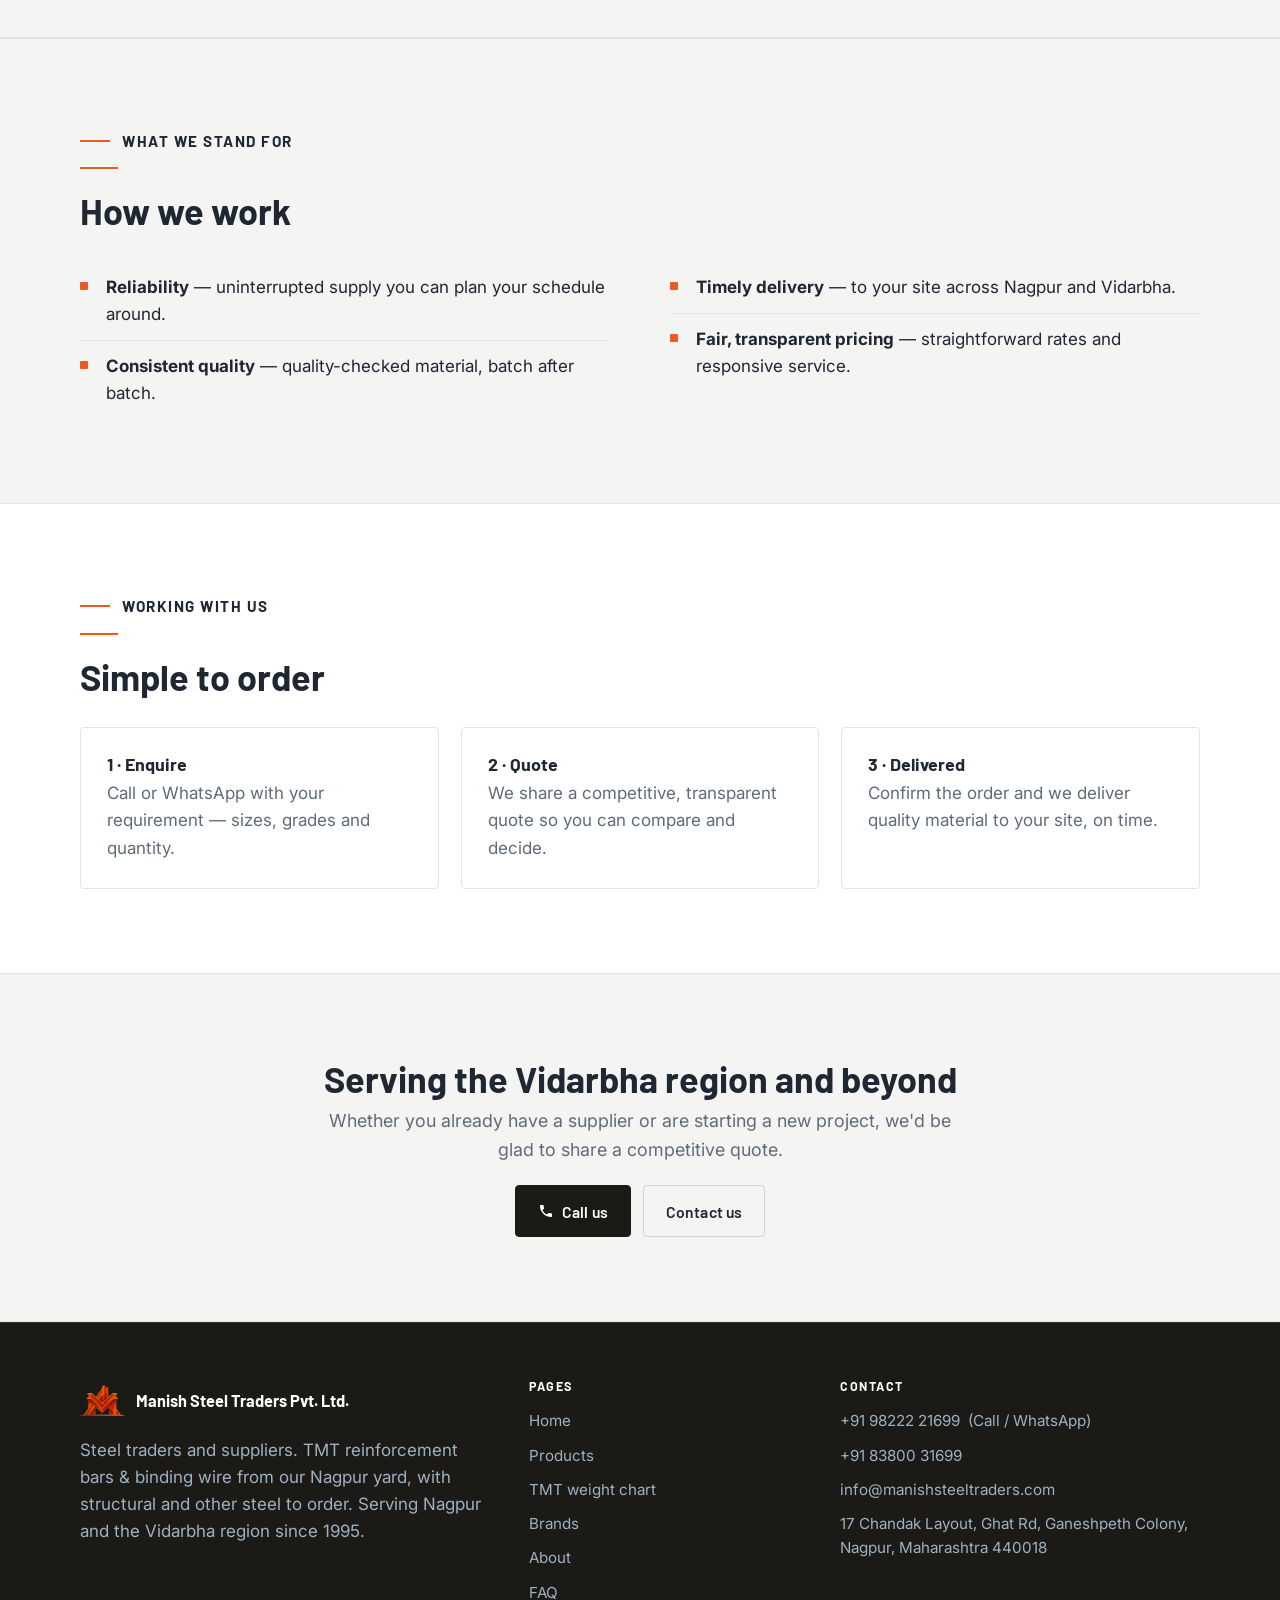
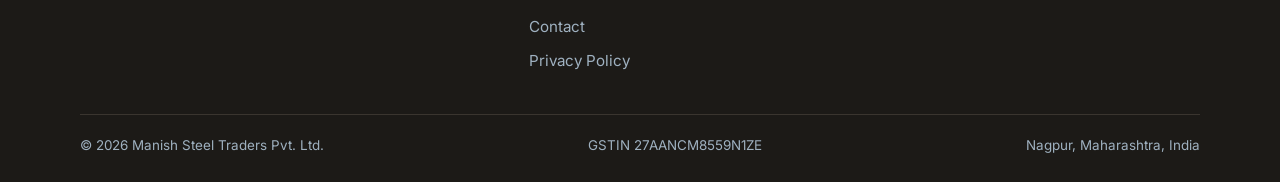
<file: about.html>
<!doctype html>
<html lang="en">
<head>
<meta charset="utf-8">
<meta name="viewport" content="width=device-width, initial-scale=1">
<title>About — Nagpur Steel Distributors Since 1995 | Manish Steel Traders</title>
<meta name="description" content="Manish Steel Traders Pvt. Ltd. is a family-run steel distributor, stockist and retailer in Nagpur. Since 1995 we have supplied builders, contractors, developers, hardware retailers and engineers across Vidarbha.">
<link rel="canonical" href="https://manishsteeltraders.com/about.html">
<meta property="og:type" content="website">
<meta property="og:title" content="About — Manish Steel Traders, Nagpur">
<meta property="og:url" content="https://manishsteeltraders.com/about.html">
<meta property="og:image" content="https://manishsteeltraders.com/assets/img/og-image.jpg">
<meta property="og:image:width" content="1200">
<meta property="og:image:height" content="630">
<meta name="twitter:card" content="summary_large_image">
<link rel="icon" href="assets/img/favicon.png" type="image/png">
<link rel="preconnect" href="https://fonts.googleapis.com">
<link rel="preconnect" href="https://fonts.gstatic.com" crossorigin>
<link href="https://fonts.googleapis.com/css2?family=Barlow:wght@500;600;700;800&family=Inter:wght@400;500&family=Noto+Sans+Devanagari:wght@400;500;600;700&display=swap" rel="stylesheet">
<link rel="stylesheet" href="assets/css/styles.css?v=20">
</head>
<body>

<header class="site-header">
  <div class="container nav">
    <a class="brand" href="index.html">
      <img src="assets/img/logo-mark.png" alt="Manish Steel Traders logo">
      <span><span class="bt" data-i18n="brand.header">MANISH STEEL TRADERS</span><span class="bs" data-i18n="brand.suffix">PVT. LTD.</span></span>
    </a>
    <button class="nav-toggle" aria-label="Menu" aria-controls="nav-links" aria-expanded="false">
      <svg viewBox="0 0 24 24"><path fill="currentColor" d="M3 6h18v2H3zM3 11h18v2H3zM3 16h18v2H3z"/></svg>
    </button>
    <ul class="nav-links" id="nav-links">
      <li><a href="index.html" data-i18n="nav.home">Home</a></li>
      <li><a href="products.html" data-i18n="nav.products">Products</a></li>
      <li><a href="quality.html" data-i18n="nav.brands">Brands</a></li>
      <li><a class="active" href="about.html" data-i18n="nav.about">About</a></li>
      <li><a href="contact.html" data-i18n="nav.contact">Contact</a></li>
      <li><a class="phone" href="tel:+919822221699"><svg viewBox="0 0 24 24"><path d="M6.6 10.8a15.5 15.5 0 0 0 6.6 6.6l2.2-2.2a1 1 0 0 1 1-.25 11.4 11.4 0 0 0 3.6.57 1 1 0 0 1 1 1V20a1 1 0 0 1-1 1A17 17 0 0 1 3 4a1 1 0 0 1 1-1h3.5a1 1 0 0 1 1 1 11.4 11.4 0 0 0 .57 3.6 1 1 0 0 1-.25 1z"/></svg>+91 98222 21699</a></li>
      <li><a class="wa-head" href="https://wa.me/919822221699?text=Hi%2C%20I%27d%20like%20a%20quote%20for%20steel.%20My%20requirement%20is%3A%20(size%20%2F%20grade%20%2F%20quantity)" target="_blank" rel="noopener"><svg viewBox="0 0 24 24" aria-hidden="true"><path d="M12.04 2a9.9 9.9 0 0 0-8.5 15l-1.3 4.8 4.92-1.29A9.9 9.9 0 1 0 12.04 2m-2.3 5.2c.15 0 .37-.06.55.36.22.48.69 1.7.75 1.82.06.12.1.26.02.42-.08.16-.12.26-.24.4-.12.14-.25.31-.36.42-.12.12-.25.25-.11.49.14.24.63 1.04 1.35 1.68.93.83 1.72 1.09 1.96 1.21.24.12.38.1.52-.06.14-.16.61-.72.77-.96.16-.24.33-.2.55-.12.22.08 1.43.68 1.67.8.24.12.4.18.46.28.06.11.06.59-.14 1.16-.21.57-1.21 1.12-1.66 1.16-.45.04-.87.21-2.93-.62-2.49-1-4.07-3.54-4.19-3.7-.12-.16-.99-1.31-.99-2.51 0-1.19.63-1.78.85-2.02.22-.24.48-.3.64-.3z"/></svg><span data-i18n="nav.whatsapp">WhatsApp</span></a></li>
      <li class="lang-toggle"><button type="button" data-lang="en" aria-label="English">EN</button><span class="sep">|</span><button type="button" data-lang="hi" aria-label="Hindi">हिं</button></li>
    </ul>
  </div>
</header>

<section class="page-hero">
  <div class="container">
    <div class="crumb" data-i18n="ab.crumb"><a href="index.html">Home</a> &nbsp;/&nbsp; About</div>
    <h1 data-i18n="ab.hero.h1">About us</h1>
    <p class="lead" data-i18n="ab.hero.lead">A family-run steel distributor, stockist and retailer in Nagpur — supplying the Vidarbha region since 1995.</p>
  </div>
</section>

<!-- story -->
<section class="section">
  <div class="container">
    <div class="split">
      <div>
        <span class="eyebrow" data-i18n="ab.story.eyebrow">Our story</span>
        <hr class="rule">
        <h2 data-i18n="ab.story.h2">Started in 1995, family-run ever since</h2>
        <p data-i18n="ab.story.p1">Manish Steel Traders began in 1995 and has stayed what it started as — a family-run business, based on Ghat Road, Nagpur.</p>
        <p data-i18n="ab.story.p2">We are steel traders and suppliers. From here we have supplied the Vidarbha region for over 30 years, serving mainly the Nagpur metropolitan area: developers, builders, hardware retailers, contractors and engineers.</p>
        <p data-i18n="ab.story.p3">The promise has stayed the same throughout: dependable supply, honest pricing, and material you can build on — order after order. We are keen to keep expanding further across the region.</p>
        <p data-i18n="ab.story.p4">The business is led today by <strong>Manish Taori, Director</strong>, carrying forward the values of quality and trust that built our name.</p>
      </div>
      <div class="split-media">
        <img class="photo photo--tall" src="assets/img/about-yard.jpg" alt="Workers assembling steel reinforcement" loading="lazy">
      </div>
    </div>
  </div>
</section>

<!-- leadership -->
<section class="section band">
  <div class="container">
    <!-- FOUNDER PHOTO: this section ran as a two-column split with a photo of Manish Taori on
         the right. It is single-column until the real photo arrives — a grey box reading "add
         real photo" tells every visitor the site is unfinished, which costs more than the empty
         space. To restore: save the photo as assets/img/director.jpg, wrap the text below in
         <div class="split split--rev"><div> … </div> and add
         <div class="split-media"><img class="photo photo--tall" src="assets/img/director.jpg"
         alt="Manish Taori, Director, Manish Steel Traders"></div> -->
    <div class="head">
      <span class="eyebrow" data-i18n="ab.lead.eyebrow">Leadership</span>
      <hr class="rule">
      <h2 data-i18n="ab.lead.h2">Led by Manish Taori</h2>
      <p class="measure" data-i18n="ab.lead.p1">The business is led by <strong>Manish Taori, Director</strong>, carrying forward more than 30 years of relationships and the same commitment to quality, fair dealing and dependable supply that built the firm's name.</p>
      <p class="measure" data-i18n="ab.lead.p2">For builders who value a supplier they can reach directly, that personal accountability is the point.</p>
      <p style="margin-top:1.2rem" data-i18n="ab.lead.p3"><strong>Manish Taori</strong><br><span style="color:var(--muted)">Director, Manish Steel Traders Pvt. Ltd.</span></p>
    </div>
  </div>
</section>

<!-- values -->
<section class="section band">
  <div class="container">
    <div class="head">
      <span class="eyebrow" data-i18n="ab.values.eyebrow">What we stand for</span>
      <hr class="rule">
      <h2 data-i18n="ab.values.h2">How we work</h2>
    </div>
    <div class="grid grid-2" style="margin-top:30px; gap:0 60px">
      <ul class="list">
        <li data-i18n="ab.values.li1"><strong>Reliability</strong> — uninterrupted supply you can plan your schedule around.</li>
        <li data-i18n="ab.values.li2"><strong>Consistent quality</strong> — quality-checked material, batch after batch.</li>
      </ul>
      <ul class="list">
        <li data-i18n="ab.values.li3"><strong>Timely delivery</strong> — to your site across Nagpur and Vidarbha.</li>
        <li data-i18n="ab.values.li4"><strong>Fair, transparent pricing</strong> — straightforward rates and responsive service.</li>
      </ul>
    </div>
  </div>
</section>

<!-- how it works -->
<section class="section">
  <div class="container">
    <div class="head">
      <span class="eyebrow" data-i18n="ab.how.eyebrow">Working with us</span>
      <hr class="rule">
      <h2 data-i18n="ab.how.h2">Simple to order</h2>
    </div>
    <div class="grid grid-3" style="margin-top:30px">
      <div class="tile"><h3 data-i18n="ab.how.t1.h3">1 · Enquire</h3><p data-i18n="ab.how.t1.p">Call or WhatsApp with your requirement — sizes, grades and quantity.</p></div>
      <div class="tile"><h3 data-i18n="ab.how.t2.h3">2 · Quote</h3><p data-i18n="ab.how.t2.p">We share a competitive, transparent quote so you can compare and decide.</p></div>
      <div class="tile"><h3 data-i18n="ab.how.t3.h3">3 · Delivered</h3><p data-i18n="ab.how.t3.p">Confirm the order and we deliver quality material to your site, on time.</p></div>
    </div>
  </div>
</section>

<!-- service area / CTA -->
<section class="section band">
  <div class="container strip">
    <h2 data-i18n="ab.cta.h2">Serving the Vidarbha region and beyond</h2>
    <p class="lead" data-i18n="ab.cta.lead">Whether you already have a supplier or are starting a new project, we'd be glad to share a competitive quote.</p>
    <div class="btn-row">
      <a class="btn" href="tel:+919822221699" data-i18n="ab.cta.call">Call us</a>
      <a class="btn btn--outline" href="contact.html" data-i18n="ab.cta.contact">Contact us</a>
    </div>
  </div>
</section>

<footer class="site-footer">
  <div class="container">
    <div class="footer-grid">
      <div>
        <div class="footer-brand">
          <img src="assets/img/logo-mark.png" alt="Manish Steel Traders logo">
          <strong data-i18n="footer.brandname">Manish Steel Traders Pvt. Ltd.</strong>
        </div>
        <p data-i18n="footer.tagline">Steel traders and suppliers. TMT reinforcement bars &amp; binding wire from our Nagpur yard, with structural and other steel to order. Serving Nagpur and the Vidarbha region since 1995.</p>
      </div>
      <div>
        <h4 data-i18n="footer.pages">Pages</h4>
        <ul class="footer-links">
          <li><a href="index.html" data-i18n="nav.home">Home</a></li>
          <li><a href="products.html" data-i18n="nav.products">Products</a></li>
          <li><a href="calculator.html" data-i18n="footer.calc">TMT weight chart</a></li>
          <li><a href="quality.html" data-i18n="nav.brands">Brands</a></li>
          <li><a href="about.html" data-i18n="nav.about">About</a></li>
          <li><a href="faq.html" data-i18n="footer.faq">FAQ</a></li>
          <li><a href="contact.html" data-i18n="nav.contact">Contact</a></li>
          <li><a href="privacy.html" data-i18n="footer.privacy">Privacy Policy</a></li>
        </ul>
      </div>
      <div>
        <h4 data-i18n="nav.contact">Contact</h4>
        <ul class="footer-links">
          <li><a href="tel:+919822221699">+91 98222 21699</a> &nbsp;<span data-i18n="footer.callwa">(Call / WhatsApp)</span></li>
          <li><a href="tel:+918380031699">+91 83800 31699</a></li>
          <li><a href="mailto:info@manishsteeltraders.com">info@manishsteeltraders.com</a></li>
          <li data-i18n="footer.address">17 Chandak Layout, Ghat Rd, Ganeshpeth Colony, Nagpur, Maharashtra 440018</li>
        </ul>
      </div>
    </div>
    <div class="footer-bottom">
      <span>© <span id="year">2026</span> <span data-i18n="footer.brandname">Manish Steel Traders Pvt. Ltd.</span></span>
      <span>GSTIN 27AANCM8559N1ZE</span>
      <span data-i18n="footer.location">Nagpur, Maharashtra, India</span>
    </div>
  </div>
</footer>

<script src="assets/js/i18n-hi.js?v=7"></script>
<script src="assets/js/main.js?v=2"></script>
</body>
</html>
</file>
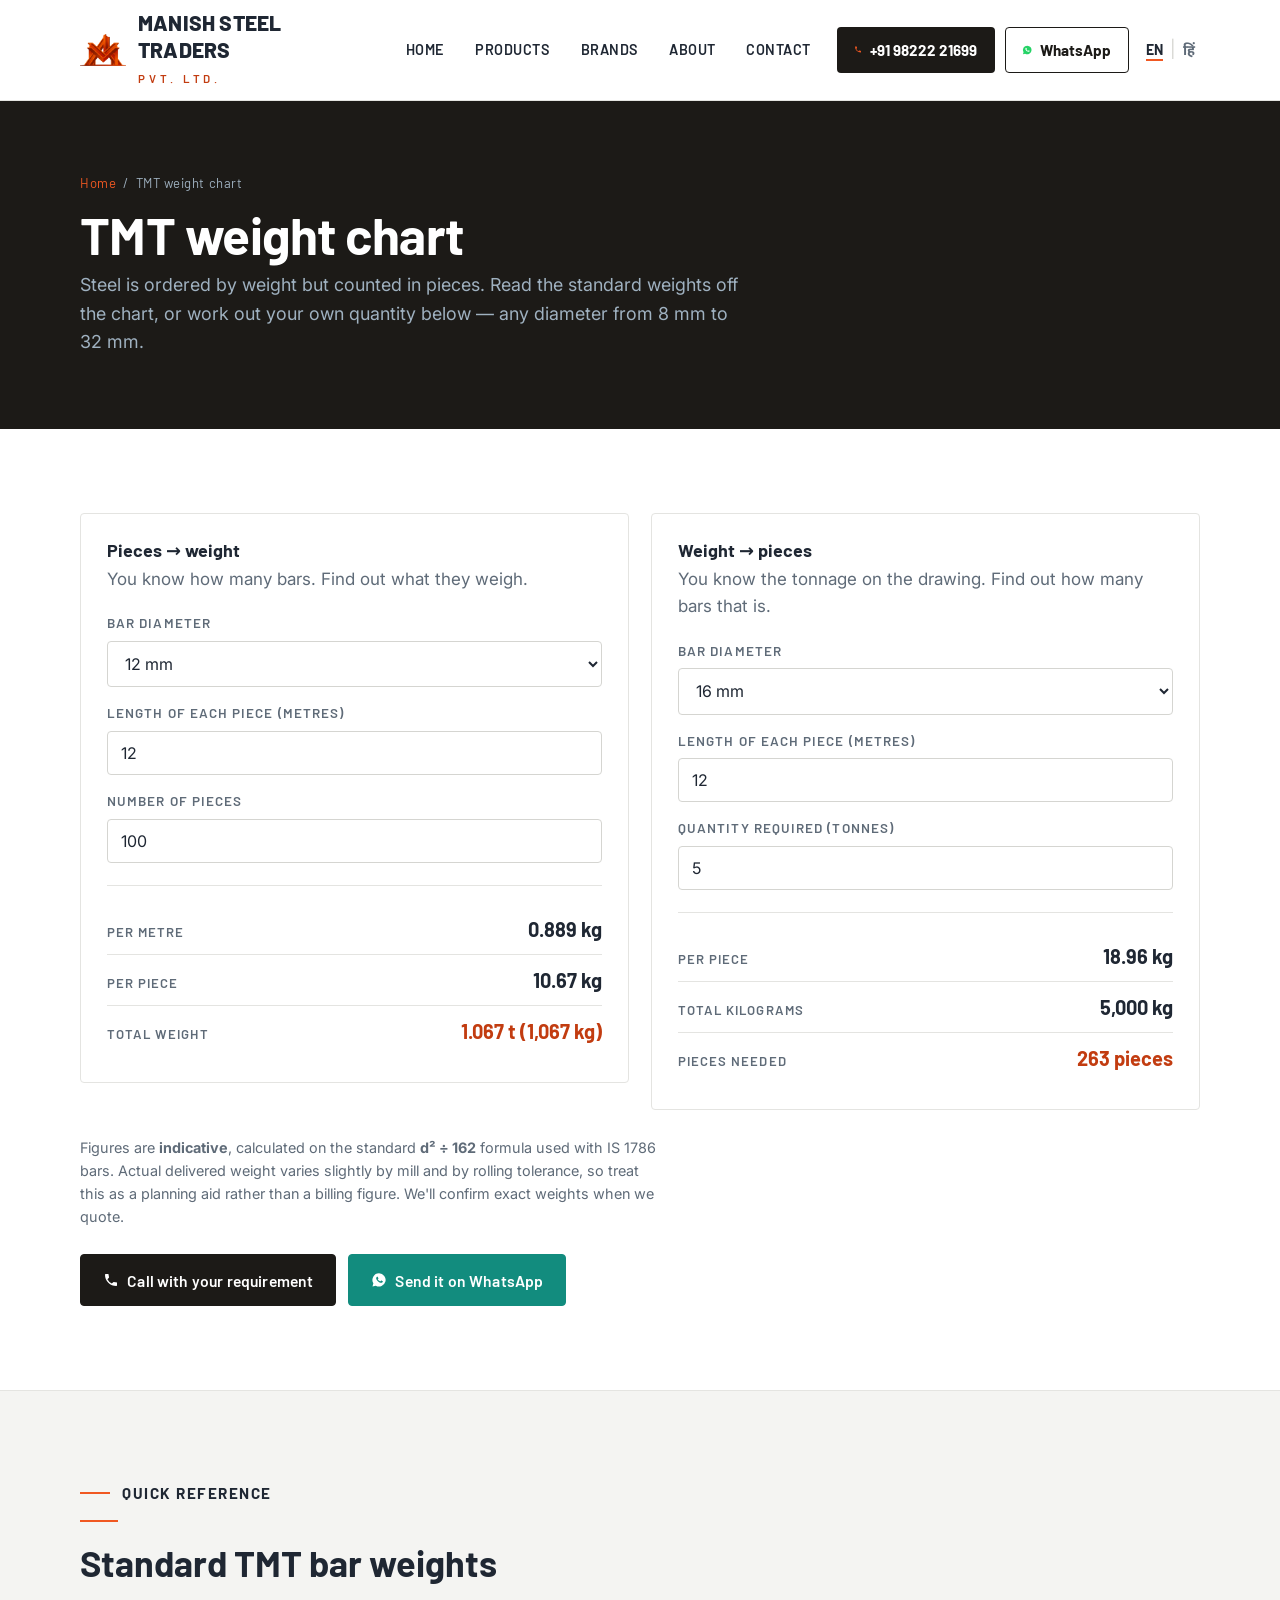
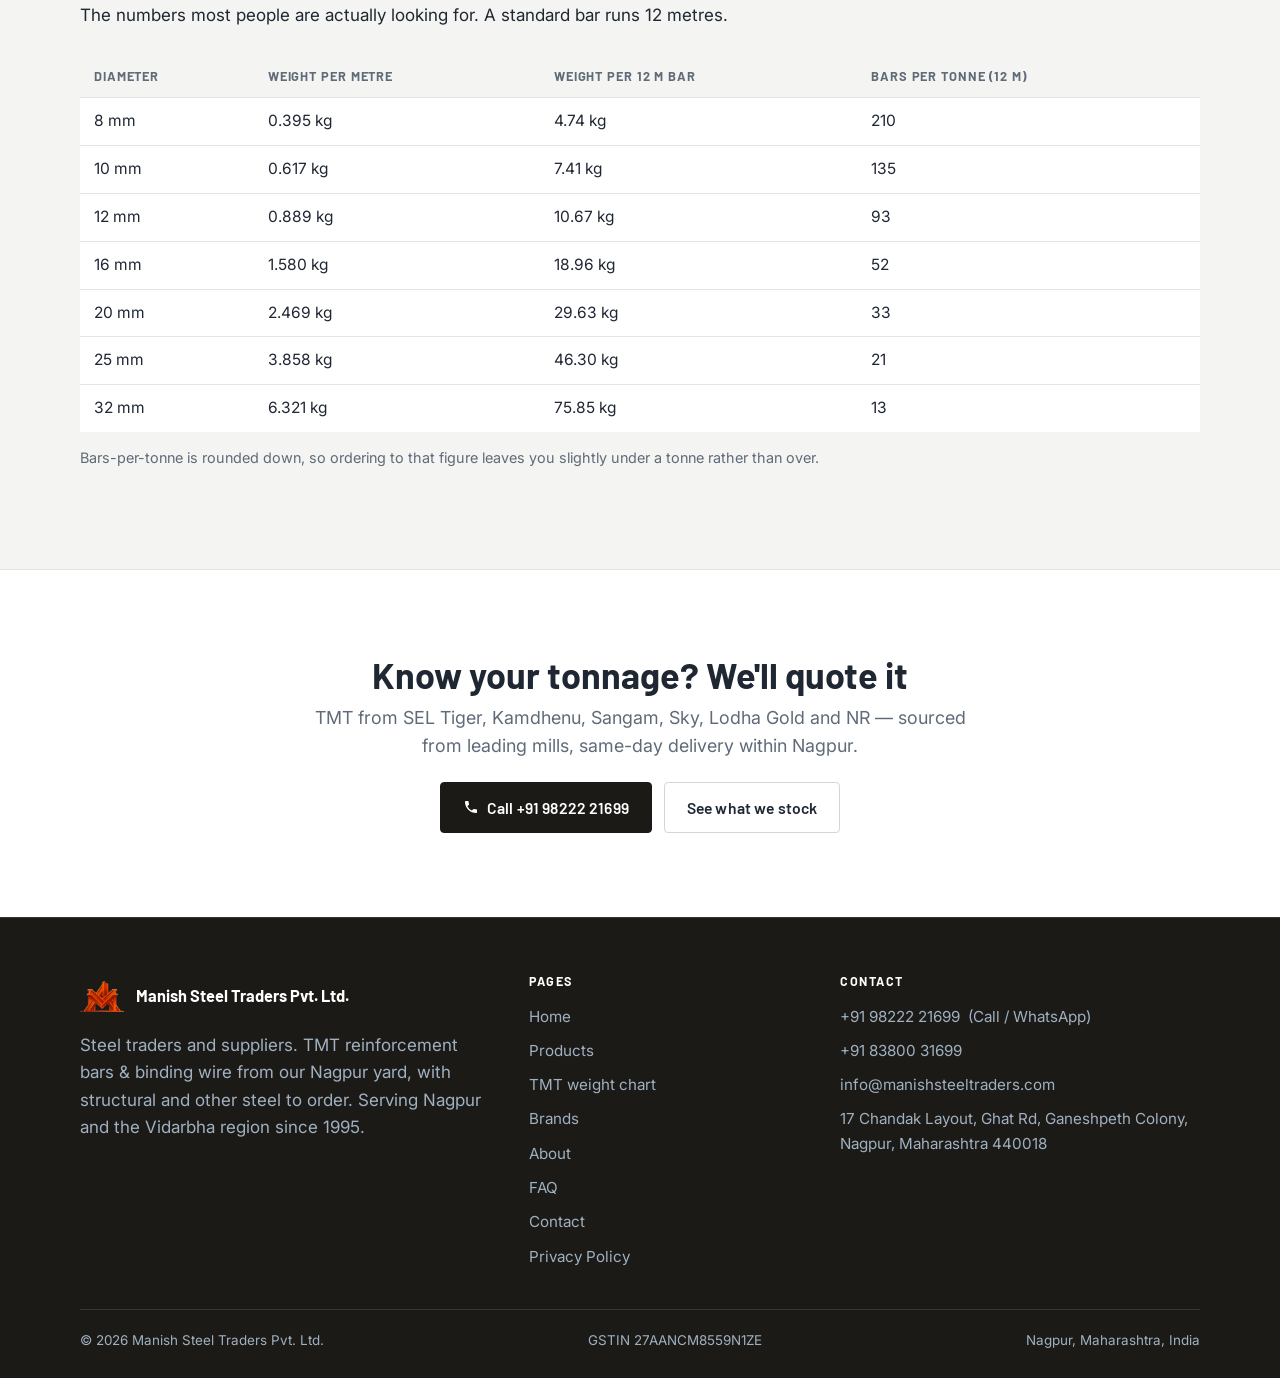
<file: calculator.html>
<!doctype html>
<html lang="en">
<head>
<meta charset="utf-8">
<meta name="viewport" content="width=device-width, initial-scale=1">
<title>TMT Weight Chart &amp; Bar Weight Calculator, 8&ndash;32 mm | Manish Steel Traders</title>
<meta name="description" content="TMT bar weight chart and calculator — kg per metre, kg per 12 m bar and bars per tonne for 8 mm to 32 mm, on the standard d²/162 formula. From Manish Steel Traders, Nagpur.">
<link rel="canonical" href="https://manishsteeltraders.com/calculator.html">
<meta property="og:type" content="website">
<meta property="og:title" content="TMT Weight Chart — Manish Steel Traders, Nagpur">
<meta property="og:description" content="Work out TMT bar weight in kg and tonnes for any diameter, length and piece count.">
<meta property="og:url" content="https://manishsteeltraders.com/calculator.html">
<meta property="og:image" content="https://manishsteeltraders.com/assets/img/og-image.jpg">
<meta property="og:image:width" content="1200">
<meta property="og:image:height" content="630">
<meta name="twitter:card" content="summary_large_image">
<link rel="icon" href="assets/img/favicon.png" type="image/png">
<link rel="preconnect" href="https://fonts.googleapis.com">
<link rel="preconnect" href="https://fonts.gstatic.com" crossorigin>
<link href="https://fonts.googleapis.com/css2?family=Barlow:wght@500;600;700;800&family=Inter:wght@400;500&family=Noto+Sans+Devanagari:wght@400;500;600;700&display=swap" rel="stylesheet">
<link rel="stylesheet" href="assets/css/styles.css?v=20">
</head>
<body>

<header class="site-header">
  <div class="container nav">
    <a class="brand" href="index.html">
      <img src="assets/img/logo-mark.png" alt="Manish Steel Traders logo">
      <span><span class="bt" data-i18n="brand.header">MANISH STEEL TRADERS</span><span class="bs" data-i18n="brand.suffix">PVT. LTD.</span></span>
    </a>
    <button class="nav-toggle" aria-label="Menu" aria-controls="nav-links" aria-expanded="false">
      <svg viewBox="0 0 24 24"><path fill="currentColor" d="M3 6h18v2H3zM3 11h18v2H3zM3 16h18v2H3z"/></svg>
    </button>
    <ul class="nav-links" id="nav-links">
      <li><a href="index.html" data-i18n="nav.home">Home</a></li>
      <li><a href="products.html" data-i18n="nav.products">Products</a></li>
      <li><a href="quality.html" data-i18n="nav.brands">Brands</a></li>
      <li><a href="about.html" data-i18n="nav.about">About</a></li>
      <li><a href="contact.html" data-i18n="nav.contact">Contact</a></li>
      <li><a class="phone" href="tel:+919822221699"><svg viewBox="0 0 24 24"><path d="M6.6 10.8a15.5 15.5 0 0 0 6.6 6.6l2.2-2.2a1 1 0 0 1 1-.25 11.4 11.4 0 0 0 3.6.57 1 1 0 0 1 1 1V20a1 1 0 0 1-1 1A17 17 0 0 1 3 4a1 1 0 0 1 1-1h3.5a1 1 0 0 1 1 1 11.4 11.4 0 0 0 .57 3.6 1 1 0 0 1-.25 1z"/></svg>+91 98222 21699</a></li>
      <li><a class="wa-head" href="https://wa.me/919822221699?text=Hi%2C%20I%27d%20like%20a%20quote%20for%20steel.%20My%20requirement%20is%3A%20(size%20%2F%20grade%20%2F%20quantity)" target="_blank" rel="noopener"><svg viewBox="0 0 24 24" aria-hidden="true"><path d="M12.04 2a9.9 9.9 0 0 0-8.5 15l-1.3 4.8 4.92-1.29A9.9 9.9 0 1 0 12.04 2m-2.3 5.2c.15 0 .37-.06.55.36.22.48.69 1.7.75 1.82.06.12.1.26.02.42-.08.16-.12.26-.24.4-.12.14-.25.31-.36.42-.12.12-.25.25-.11.49.14.24.63 1.04 1.35 1.68.93.83 1.72 1.09 1.96 1.21.24.12.38.1.52-.06.14-.16.61-.72.77-.96.16-.24.33-.2.55-.12.22.08 1.43.68 1.67.8.24.12.4.18.46.28.06.11.06.59-.14 1.16-.21.57-1.21 1.12-1.66 1.16-.45.04-.87.21-2.93-.62-2.49-1-4.07-3.54-4.19-3.7-.12-.16-.99-1.31-.99-2.51 0-1.19.63-1.78.85-2.02.22-.24.48-.3.64-.3z"/></svg><span data-i18n="nav.whatsapp">WhatsApp</span></a></li>
      <li class="lang-toggle"><button type="button" data-lang="en" aria-label="English">EN</button><span class="sep">|</span><button type="button" data-lang="hi" aria-label="Hindi">हिं</button></li>
    </ul>
  </div>
</header>

<section class="page-hero">
  <div class="container">
    <div class="crumb" data-i18n="cl.crumb"><a href="index.html">Home</a> &nbsp;/&nbsp; TMT weight chart</div>
    <h1 data-i18n="cl.hero.h1">TMT weight chart</h1>
    <p class="lead" data-i18n="cl.hero.lead">Steel is ordered by weight but counted in pieces. Read the standard weights off the chart, or work out your own quantity below — any diameter from 8&nbsp;mm to 32&nbsp;mm.</p>
  </div>
</section>

<!-- ================= CALCULATOR ================= -->
<section class="section">
  <div class="container">
    <div class="grid grid-2" style="align-items:start">

      <article class="tile">
        <h3 data-i18n="cl.calc1.h3">Pieces &rarr; weight</h3>
        <p style="color:var(--muted);margin-bottom:20px" data-i18n="cl.calc1.intro">You know how many bars. Find out what they weigh.</p>

        <div class="calc-field">
          <label for="dia" data-i18n="cl.f.dia">Bar diameter</label>
          <select id="dia">
            <option value="8">8 mm</option>
            <option value="10">10 mm</option>
            <option value="12" selected>12 mm</option>
            <option value="16">16 mm</option>
            <option value="20">20 mm</option>
            <option value="25">25 mm</option>
            <option value="32">32 mm</option>
          </select>
        </div>

        <div class="calc-field">
          <label for="len" data-i18n="cl.f.len">Length of each piece (metres)</label>
          <input id="len" type="number" value="12" min="0.1" step="0.5" inputmode="decimal">
        </div>

        <div class="calc-field">
          <label for="pcs" data-i18n="cl.f.pcs">Number of pieces</label>
          <input id="pcs" type="number" value="100" min="1" step="1" inputmode="numeric">
        </div>

        <div class="calc-out">
          <div><span class="k" data-i18n="cl.o.perm">Per metre</span><span class="v" id="outPerM">&mdash;</span></div>
          <div><span class="k" data-i18n="cl.o.perpiece">Per piece</span><span class="v" id="outPiece">&mdash;</span></div>
          <div><span class="k" data-i18n="cl.o.total">Total weight</span><span class="v big" id="outTotal">&mdash;</span></div>
        </div>
      </article>

      <article class="tile">
        <h3 data-i18n="cl.calc2.h3">Weight &rarr; pieces</h3>
        <p style="color:var(--muted);margin-bottom:20px" data-i18n="cl.calc2.intro">You know the tonnage on the drawing. Find out how many bars that is.</p>

        <div class="calc-field">
          <label for="rDia" data-i18n="cl.f.rdia">Bar diameter</label>
          <select id="rDia">
            <option value="8">8 mm</option>
            <option value="10">10 mm</option>
            <option value="12">12 mm</option>
            <option value="16" selected>16 mm</option>
            <option value="20">20 mm</option>
            <option value="25">25 mm</option>
            <option value="32">32 mm</option>
          </select>
        </div>

        <div class="calc-field">
          <label for="rLen" data-i18n="cl.f.rlen">Length of each piece (metres)</label>
          <input id="rLen" type="number" value="12" min="0.1" step="0.5" inputmode="decimal">
        </div>

        <div class="calc-field">
          <label for="rTon" data-i18n="cl.f.rton">Quantity required (tonnes)</label>
          <input id="rTon" type="number" value="5" min="0.01" step="0.5" inputmode="decimal">
        </div>

        <div class="calc-out">
          <div><span class="k" data-i18n="cl.o.rperpiece">Per piece</span><span class="v" id="rOutPiece">&mdash;</span></div>
          <div><span class="k" data-i18n="cl.o.rkg">Total kilograms</span><span class="v" id="rOutKg">&mdash;</span></div>
          <div><span class="k" data-i18n="cl.o.rpcs">Pieces needed</span><span class="v big" id="rOutPcs">&mdash;</span></div>
        </div>
      </article>

    </div>

    <p class="note measure" style="margin-top:26px" data-i18n="cl.calc.note">Figures are <strong>indicative</strong>, calculated on the standard <strong>d&sup2; &divide; 162</strong> formula used with IS&nbsp;1786 bars. Actual delivered weight varies slightly by mill and by rolling tolerance, so treat this as a planning aid rather than a billing figure. We'll confirm exact weights when we quote.</p>

    <div class="btn-row" style="margin-top:26px">
      <a class="btn" href="tel:+919822221699" data-i18n="cl.cta1.call">Call with your requirement</a>
      <a class="btn btn--wa" href="https://wa.me/919822221699?text=Hi%2C%20I%20worked%20out%20my%20requirement%20on%20your%20calculator.%20I%20need%3A%20(size%20%2F%20grade%20%2F%20quantity)" target="_blank" rel="noopener" data-i18n="cl.cta1.wa">Send it on WhatsApp</a>
    </div>
  </div>
</section>

<!-- ================= REFERENCE TABLE ================= -->
<section class="section band">
  <div class="container">
    <div class="head">
      <span class="eyebrow" data-i18n="cl.ref.eyebrow">Quick reference</span>
      <hr class="rule">
      <h2 data-i18n="cl.ref.h2">Standard TMT bar weights</h2>
      <p class="measure" data-i18n="cl.ref.intro">The numbers most people are actually looking for. A standard bar runs 12&nbsp;metres.</p>
    </div>
    <div class="table-wrap">
      <table class="ref-table">
        <thead>
          <tr><th data-i18n="cl.th.dia">Diameter</th><th data-i18n="cl.th.perm">Weight per metre</th><th data-i18n="cl.th.per12">Weight per 12 m bar</th><th data-i18n="cl.th.pertonne">Bars per tonne (12 m)</th></tr>
        </thead>
        <tbody>
          <tr><td>8 mm</td><td>0.395 kg</td><td>4.74 kg</td><td>210</td></tr>
          <tr><td>10 mm</td><td>0.617 kg</td><td>7.41 kg</td><td>135</td></tr>
          <tr><td>12 mm</td><td>0.889 kg</td><td>10.67 kg</td><td>93</td></tr>
          <tr><td>16 mm</td><td>1.580 kg</td><td>18.96 kg</td><td>52</td></tr>
          <tr><td>20 mm</td><td>2.469 kg</td><td>29.63 kg</td><td>33</td></tr>
          <tr><td>25 mm</td><td>3.858 kg</td><td>46.30 kg</td><td>21</td></tr>
          <tr><td>32 mm</td><td>6.321 kg</td><td>75.85 kg</td><td>13</td></tr>
        </tbody>
      </table>
    </div>
    <p class="note" data-i18n="cl.ref.note">Bars-per-tonne is rounded down, so ordering to that figure leaves you slightly under a tonne rather than over.</p>
  </div>
</section>

<!-- ================= CTA ================= -->
<section class="section strip">
  <div class="container">
    <h2 data-i18n="cl.strip.h2">Know your tonnage? We'll quote it</h2>
    <p class="lead" data-i18n="cl.strip.lead">TMT from SEL Tiger, Kamdhenu, Sangam, Sky, Lodha Gold and NR — sourced from leading mills, same-day delivery within Nagpur.</p>
    <div class="btn-row" style="justify-content:center">
      <a class="btn" href="tel:+919822221699" data-i18n="cl.strip.call">Call +91 98222 21699</a>
      <a class="btn btn--outline" href="products.html" data-i18n="cl.strip.stock">See what we stock</a>
    </div>
  </div>
</section>

<footer class="site-footer">
  <div class="container">
    <div class="footer-grid">
      <div>
        <div class="footer-brand">
          <img src="assets/img/logo-mark.png" alt="Manish Steel Traders logo">
          <strong data-i18n="footer.brandname">Manish Steel Traders Pvt. Ltd.</strong>
        </div>
        <p data-i18n="footer.tagline">Steel traders and suppliers. TMT reinforcement bars &amp; binding wire from our Nagpur yard, with structural and other steel to order. Serving Nagpur and the Vidarbha region since 1995.</p>
      </div>
      <div>
        <h4 data-i18n="footer.pages">Pages</h4>
        <ul class="footer-links">
          <li><a href="index.html" data-i18n="nav.home">Home</a></li>
          <li><a href="products.html" data-i18n="nav.products">Products</a></li>
          <li><a href="calculator.html" data-i18n="footer.calc">TMT weight chart</a></li>
          <li><a href="quality.html" data-i18n="nav.brands">Brands</a></li>
          <li><a href="about.html" data-i18n="nav.about">About</a></li>
          <li><a href="faq.html" data-i18n="footer.faq">FAQ</a></li>
          <li><a href="contact.html" data-i18n="nav.contact">Contact</a></li>
          <li><a href="privacy.html" data-i18n="footer.privacy">Privacy Policy</a></li>
        </ul>
      </div>
      <div>
        <h4 data-i18n="nav.contact">Contact</h4>
        <ul class="footer-links">
          <li><a href="tel:+919822221699">+91 98222 21699</a> &nbsp;<span data-i18n="footer.callwa">(Call / WhatsApp)</span></li>
          <li><a href="tel:+918380031699">+91 83800 31699</a></li>
          <li><a href="mailto:info@manishsteeltraders.com">info@manishsteeltraders.com</a></li>
          <li data-i18n="footer.address">17 Chandak Layout, Ghat Rd, Ganeshpeth Colony, Nagpur, Maharashtra 440018</li>
        </ul>
      </div>
    </div>
    <div class="footer-bottom">
      <span>© <span id="year">2026</span> <span data-i18n="footer.brandname">Manish Steel Traders Pvt. Ltd.</span></span>
      <span>GSTIN 27AANCM8559N1ZE</span>
      <span data-i18n="footer.location">Nagpur, Maharashtra, India</span>
    </div>
  </div>
</footer>

<script src="assets/js/i18n-hi.js?v=7"></script>
<script src="assets/js/main.js?v=2"></script>
<script src="assets/js/calculator.js"></script>
</body>
</html>
</file>
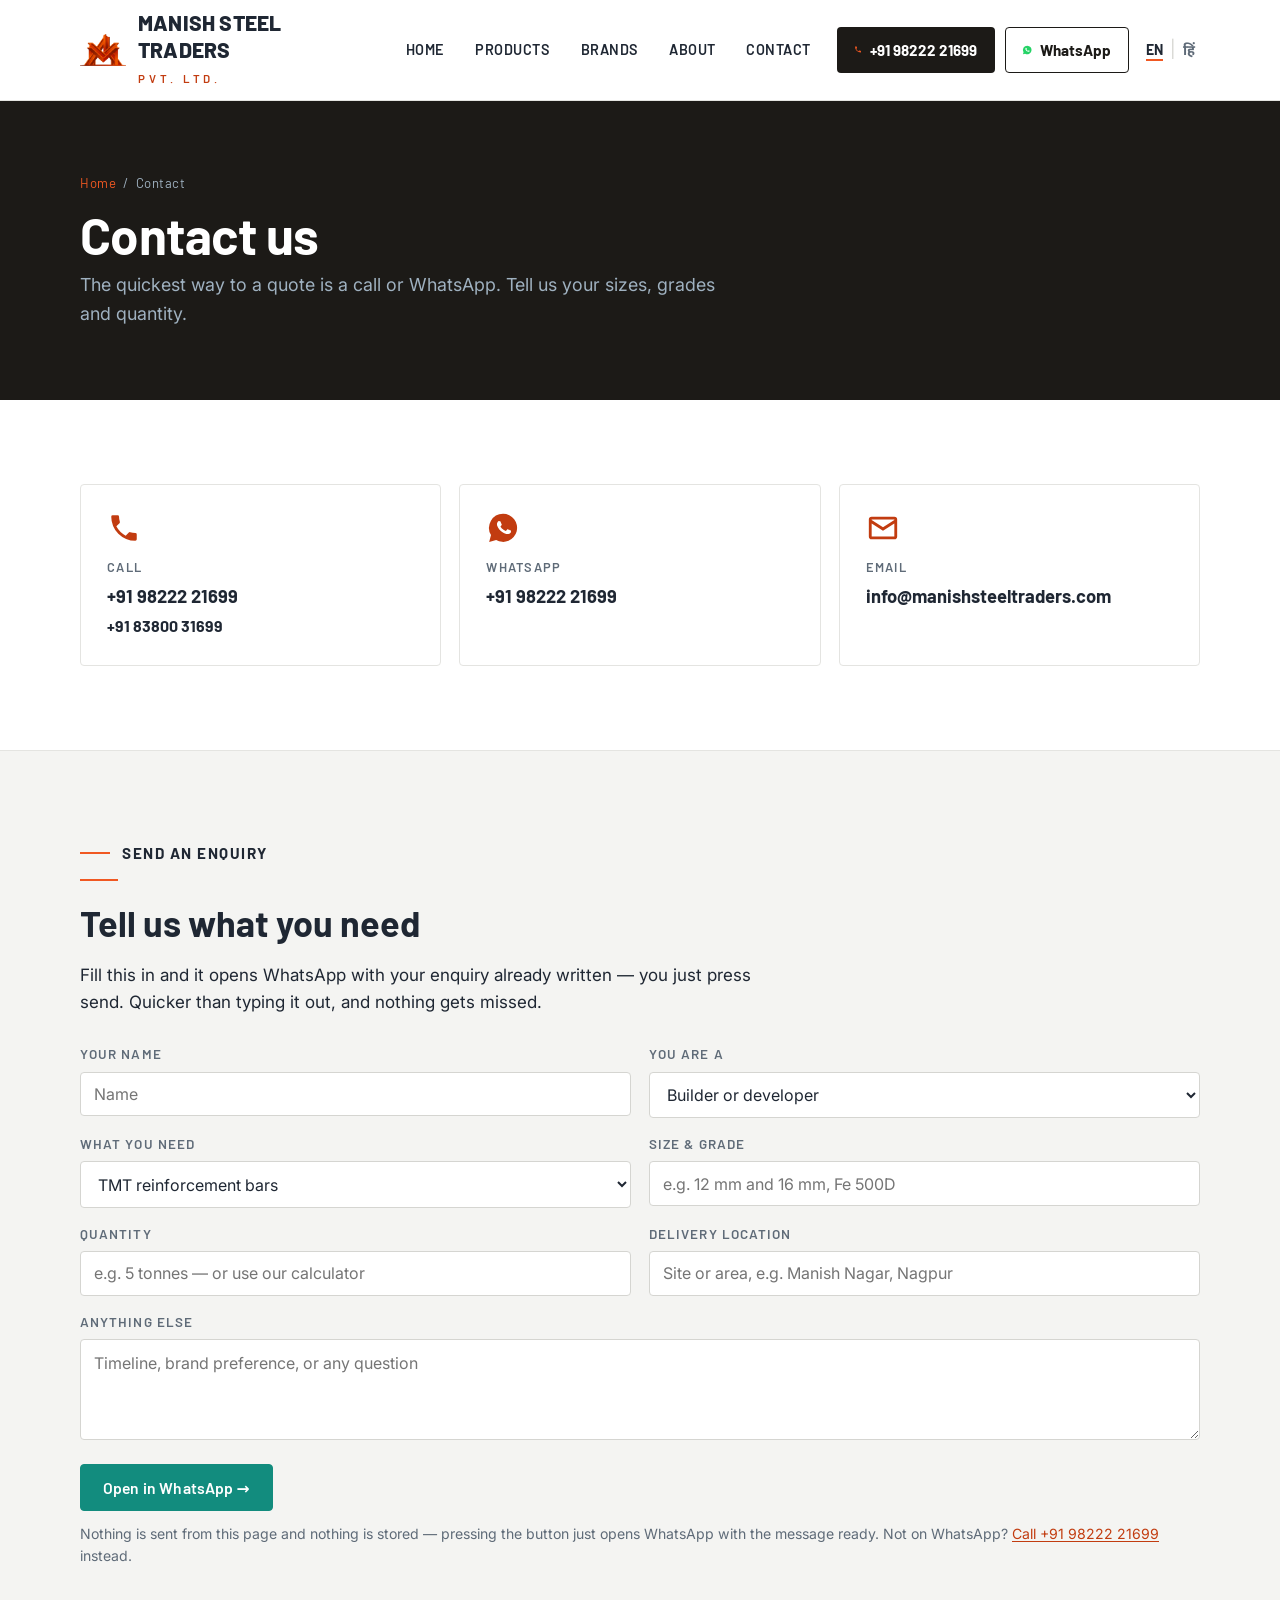
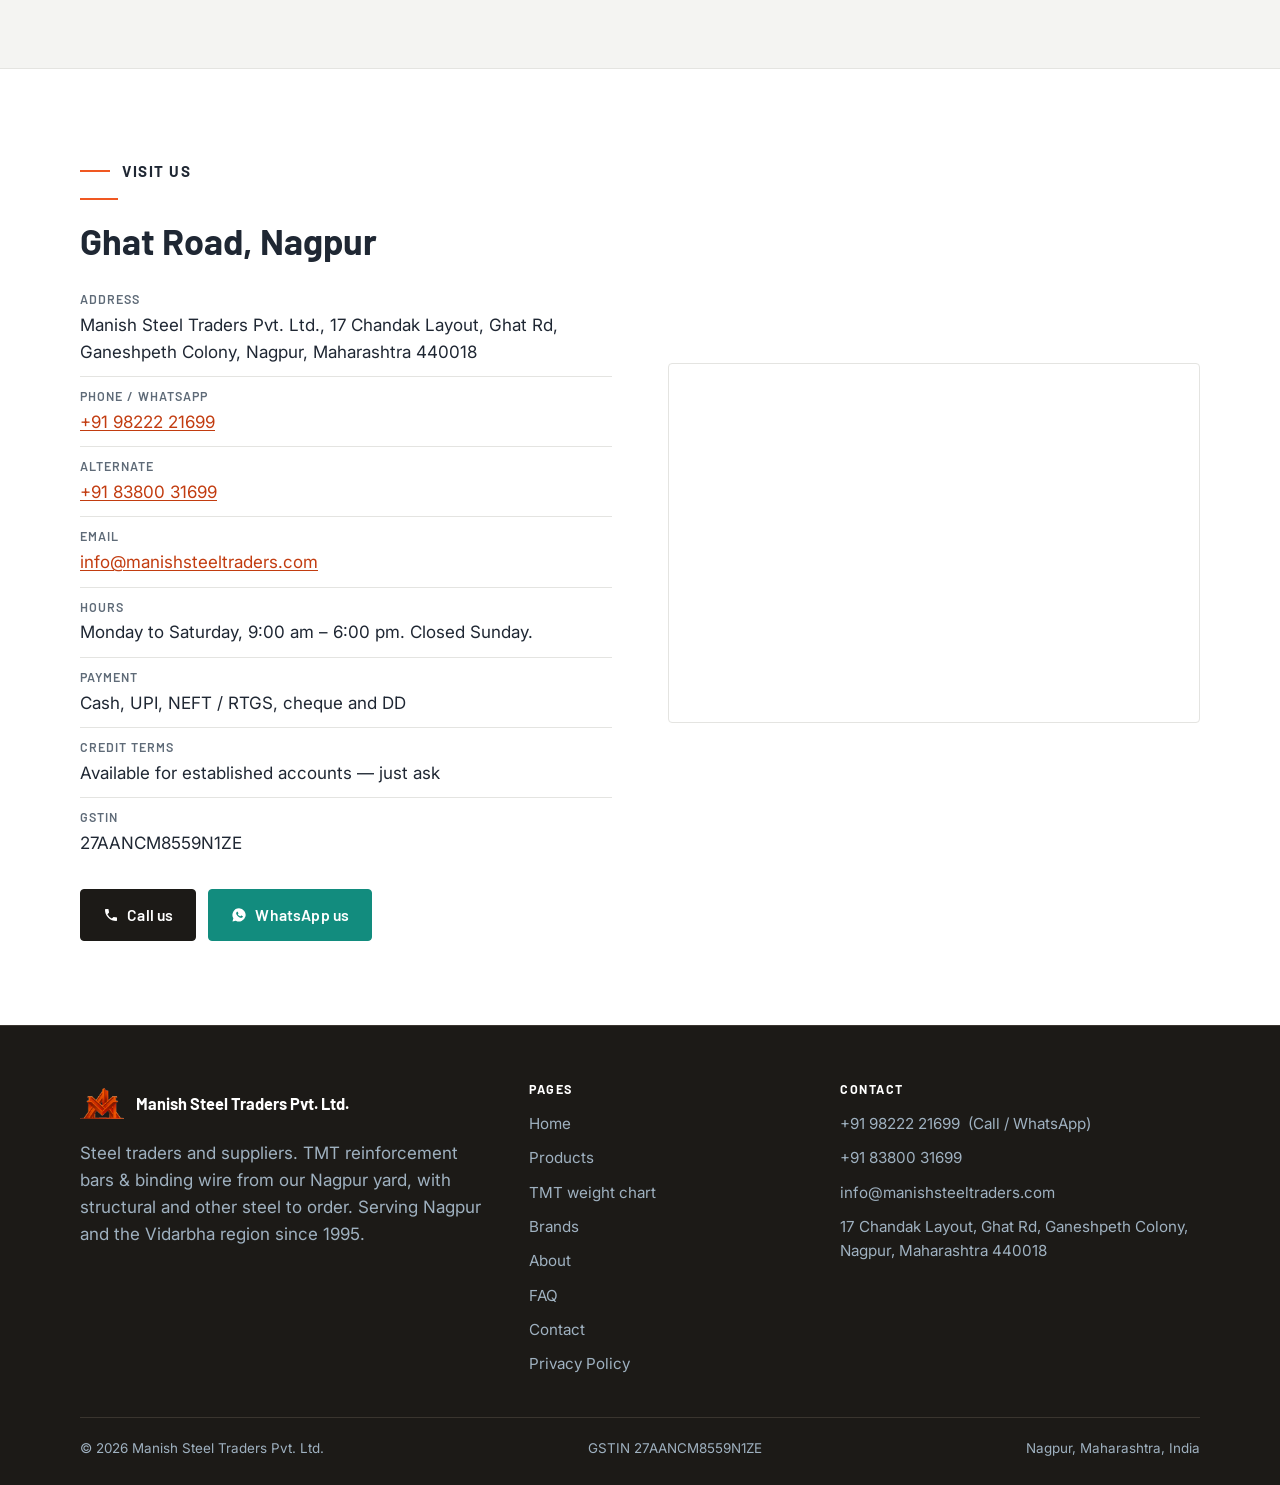
<file: contact.html>
<!doctype html>
<html lang="en">
<head>
<meta charset="utf-8">
<meta name="viewport" content="width=device-width, initial-scale=1">
<title>Contact — Manish Steel Traders</title>
<meta name="description" content="Contact Manish Steel Traders, 17 Chandak Layout, Ghat Road, Nagpur. Call or WhatsApp +91 98222 21699 for TMT bar and steel quotes. Same-day delivery within Nagpur.">
<link rel="canonical" href="https://manishsteeltraders.com/contact.html">
<meta property="og:type" content="website">
<meta property="og:title" content="Contact — Manish Steel Traders, Nagpur">
<meta property="og:url" content="https://manishsteeltraders.com/contact.html">
<meta property="og:image" content="https://manishsteeltraders.com/assets/img/og-image.jpg">
<meta property="og:image:width" content="1200">
<meta property="og:image:height" content="630">
<meta name="twitter:card" content="summary_large_image">
<link rel="icon" href="assets/img/favicon.png" type="image/png">
<link rel="preconnect" href="https://fonts.googleapis.com">
<link rel="preconnect" href="https://fonts.gstatic.com" crossorigin>
<link href="https://fonts.googleapis.com/css2?family=Barlow:wght@500;600;700;800&family=Inter:wght@400;500&family=Noto+Sans+Devanagari:wght@400;500;600;700&display=swap" rel="stylesheet">
<link rel="stylesheet" href="assets/css/styles.css?v=20">
</head>
<body>

<header class="site-header">
  <div class="container nav">
    <a class="brand" href="index.html">
      <img src="assets/img/logo-mark.png" alt="Manish Steel Traders logo">
      <span><span class="bt" data-i18n="brand.header">MANISH STEEL TRADERS</span><span class="bs" data-i18n="brand.suffix">PVT. LTD.</span></span>
    </a>
    <button class="nav-toggle" aria-label="Menu" aria-controls="nav-links" aria-expanded="false">
      <svg viewBox="0 0 24 24"><path fill="currentColor" d="M3 6h18v2H3zM3 11h18v2H3zM3 16h18v2H3z"/></svg>
    </button>
    <ul class="nav-links" id="nav-links">
      <li><a href="index.html" data-i18n="nav.home">Home</a></li>
      <li><a href="products.html" data-i18n="nav.products">Products</a></li>
      <li><a href="quality.html" data-i18n="nav.brands">Brands</a></li>
      <li><a href="about.html" data-i18n="nav.about">About</a></li>
      <li><a class="active" href="contact.html" data-i18n="nav.contact">Contact</a></li>
      <li><a class="phone" href="tel:+919822221699"><svg viewBox="0 0 24 24"><path d="M6.6 10.8a15.5 15.5 0 0 0 6.6 6.6l2.2-2.2a1 1 0 0 1 1-.25 11.4 11.4 0 0 0 3.6.57 1 1 0 0 1 1 1V20a1 1 0 0 1-1 1A17 17 0 0 1 3 4a1 1 0 0 1 1-1h3.5a1 1 0 0 1 1 1 11.4 11.4 0 0 0 .57 3.6 1 1 0 0 1-.25 1z"/></svg>+91 98222 21699</a></li>
      <li><a class="wa-head" href="https://wa.me/919822221699?text=Hi%2C%20I%27d%20like%20a%20quote%20for%20steel.%20My%20requirement%20is%3A%20(size%20%2F%20grade%20%2F%20quantity)" target="_blank" rel="noopener"><svg viewBox="0 0 24 24" aria-hidden="true"><path d="M12.04 2a9.9 9.9 0 0 0-8.5 15l-1.3 4.8 4.92-1.29A9.9 9.9 0 1 0 12.04 2m-2.3 5.2c.15 0 .37-.06.55.36.22.48.69 1.7.75 1.82.06.12.1.26.02.42-.08.16-.12.26-.24.4-.12.14-.25.31-.36.42-.12.12-.25.25-.11.49.14.24.63 1.04 1.35 1.68.93.83 1.72 1.09 1.96 1.21.24.12.38.1.52-.06.14-.16.61-.72.77-.96.16-.24.33-.2.55-.12.22.08 1.43.68 1.67.8.24.12.4.18.46.28.06.11.06.59-.14 1.16-.21.57-1.21 1.12-1.66 1.16-.45.04-.87.21-2.93-.62-2.49-1-4.07-3.54-4.19-3.7-.12-.16-.99-1.31-.99-2.51 0-1.19.63-1.78.85-2.02.22-.24.48-.3.64-.3z"/></svg><span data-i18n="nav.whatsapp">WhatsApp</span></a></li>
      <li class="lang-toggle"><button type="button" data-lang="en" aria-label="English">EN</button><span class="sep">|</span><button type="button" data-lang="hi" aria-label="Hindi">हिं</button></li>
    </ul>
  </div>
</header>

<section class="page-hero">
  <div class="container">
    <div class="crumb" data-i18n="ct.crumb"><a href="index.html">Home</a> &nbsp;/&nbsp; Contact</div>
    <h1 data-i18n="ct.hero.h1">Contact us</h1>
    <p class="lead" data-i18n="ct.hero.lead">The quickest way to a quote is a call or WhatsApp. Tell us your sizes, grades and quantity.</p>
  </div>
</section>

<section class="section">
  <div class="container">
    <div class="contact-cards">
      <a class="ccard" href="tel:+919822221699">
        <span class="ic"><svg viewBox="0 0 24 24"><path d="M6.6 10.8a15.5 15.5 0 0 0 6.6 6.6l2.2-2.2a1 1 0 0 1 1-.25 11.4 11.4 0 0 0 3.6.57 1 1 0 0 1 1 1V20a1 1 0 0 1-1 1A17 17 0 0 1 3 4a1 1 0 0 1 1-1h3.5a1 1 0 0 1 1 1 11.4 11.4 0 0 0 .57 3.6 1 1 0 0 1-.25 1z"/></svg></span>
        <div class="k" data-i18n="ct.card.call">Call</div>
        <div class="v">+91 98222 21699</div>
        <div class="v" style="font-size:1rem;margin-top:2px">+91 83800 31699</div>
      </a>
      <a class="ccard" href="https://wa.me/919822221699?text=Hi%2C%20I%27d%20like%20a%20quote%20for%20steel." target="_blank" rel="noopener">
        <span class="ic"><svg viewBox="0 0 24 24"><path d="M12.04 2a9.9 9.9 0 0 0-8.5 15l-1.3 4.8 4.92-1.29A9.9 9.9 0 1 0 12.04 2m-2.3 5.2c.15 0 .37-.06.55.36.22.48.69 1.7.75 1.82.06.12.1.26.02.42-.08.16-.12.26-.24.4-.12.14-.25.31-.36.42-.12.12-.25.25-.11.49.14.24.63 1.04 1.35 1.68.93.83 1.72 1.09 1.96 1.21.24.12.38.1.52-.06.14-.16.61-.72.77-.96.16-.24.33-.2.55-.12.22.08 1.43.68 1.67.8.24.12.4.18.46.28.06.11.06.59-.14 1.16-.21.57-1.21 1.12-1.66 1.16-.45.04-.87.21-2.93-.62-2.49-1-4.07-3.54-4.19-3.7-.12-.16-.99-1.31-.99-2.51 0-1.19.63-1.78.85-2.02.22-.24.48-.3.64-.3z"/></svg></span>
        <div class="k" data-i18n="ct.card.whatsapp">WhatsApp</div>
        <div class="v">+91 98222 21699</div>
      </a>
      <a class="ccard" href="mailto:info@manishsteeltraders.com">
        <span class="ic"><svg viewBox="0 0 24 24"><path d="M4 4h16a2 2 0 0 1 2 2v12a2 2 0 0 1-2 2H4a2 2 0 0 1-2-2V6a2 2 0 0 1 2-2m0 2v.4l8 5 8-5V6H4m16 12V8.9l-8 5-8-5V18z"/></svg></span>
        <div class="k" data-i18n="ct.card.email">Email</div>
        <div class="v">info@manishsteeltraders.com</div>
      </a>
    </div>
  </div>
</section>

<!-- ================= ENQUIRY FORM =================
     Deliberately has no server behind it. On submit it builds a WhatsApp message from the
     fields and opens wa.me — the enquiry arrives on the owner's phone already structured,
     with no backend, no monthly form service and nothing that can silently stop working.
     Trade-off: it needs WhatsApp on the sender's device. Once the domain and a mailbox
     exist, a mailto or emailing form service can be added alongside as a fallback. -->
<section class="section band" id="enquiry">
  <div class="container">
    <div class="head">
      <span class="eyebrow" data-i18n="ct.enq.eyebrow">Send an enquiry</span>
      <hr class="rule">
      <h2 data-i18n="ct.enq.h2">Tell us what you need</h2>
      <p class="measure" data-i18n="ct.enq.intro">Fill this in and it opens WhatsApp with your enquiry already written — you just press send. Quicker than typing it out, and nothing gets missed.</p>
    </div>

    <form id="enquiryForm" class="form-grid" style="margin-top:28px" novalidate>
      <div class="calc-field">
        <label for="qName" data-i18n="ct.enq.name">Your name</label>
        <input id="qName" type="text" autocomplete="name" placeholder="Name">
      </div>
      <div class="calc-field">
        <label for="qWho" data-i18n="ct.enq.who">You are a</label>
        <select id="qWho">
          <option data-i18n="ct.enq.who.builder">Builder or developer</option>
          <option data-i18n="ct.enq.who.contractor">Contractor</option>
          <option data-i18n="ct.enq.who.engineer">Engineer or consultant</option>
          <option data-i18n="ct.enq.who.retailer">Hardware retailer</option>
          <option data-i18n="ct.enq.who.self">Building my own house</option>
          <option data-i18n="ct.enq.who.other">Other</option>
        </select>
      </div>
      <div class="calc-field">
        <label for="qProduct" data-i18n="ct.enq.product">What you need</label>
        <select id="qProduct">
          <option data-i18n="ct.enq.product.tmt">TMT reinforcement bars</option>
          <option data-i18n="ct.enq.product.structural">Structural steel</option>
          <option data-i18n="ct.enq.product.pipes">Pipes &amp; tubes</option>
          <option data-i18n="ct.enq.product.plates">Plates &amp; sheets</option>
          <option data-i18n="ct.enq.product.angles">Angles &amp; channels</option>
          <option data-i18n="ct.enq.product.wire">Binding wire</option>
          <option data-i18n="ct.enq.product.other">Something else</option>
        </select>
      </div>
      <div class="calc-field">
        <label for="qSpec" data-i18n="ct.enq.spec">Size &amp; grade</label>
        <input id="qSpec" type="text" placeholder="e.g. 12 mm and 16 mm, Fe 500D">
      </div>
      <div class="calc-field">
        <label for="qQty" data-i18n="ct.enq.qty">Quantity</label>
        <input id="qQty" type="text" placeholder="e.g. 5 tonnes — or use our calculator">
      </div>
      <div class="calc-field">
        <label for="qWhere" data-i18n="ct.enq.where">Delivery location</label>
        <input id="qWhere" type="text" placeholder="Site or area, e.g. Manish Nagar, Nagpur">
      </div>
      <div class="calc-field full">
        <label for="qMsg" data-i18n="ct.enq.msg">Anything else</label>
        <textarea id="qMsg" rows="3" placeholder="Timeline, brand preference, or any question"></textarea>
      </div>
      <div class="full">
        <button class="btn btn--wa" type="submit" data-i18n="ct.enq.submit">Open in WhatsApp &rarr;</button>
        <p class="form-note" id="qNote" data-i18n="ct.enq.note">Nothing is sent from this page and nothing is stored — pressing the button just opens WhatsApp with the message ready. Not on WhatsApp? <a href="tel:+919822221699">Call +91 98222 21699</a> instead.</p>
      </div>
    </form>
  </div>
</section>

<section class="section">
  <div class="container">
    <div class="split">
      <div>
        <span class="eyebrow" data-i18n="ct.visit.eyebrow">Visit us</span>
        <hr class="rule">
        <h2 data-i18n="ct.visit.h2">Ghat Road, Nagpur</h2>
        <ul class="info-list measure">
          <li data-i18n="ct.visit.address"><span class="k">Address</span>Manish Steel Traders Pvt. Ltd., 17 Chandak Layout, Ghat Rd, Ganeshpeth Colony, Nagpur, Maharashtra 440018</li>
          <li><span class="k" data-i18n="ct.visit.phone.k">Phone / WhatsApp</span><a href="tel:+919822221699">+91 98222 21699</a></li>
          <li><span class="k" data-i18n="ct.visit.alt.k">Alternate</span><a href="tel:+918380031699">+91 83800 31699</a></li>
          <li><span class="k" data-i18n="ct.visit.email.k">Email</span><a href="mailto:info@manishsteeltraders.com">info@manishsteeltraders.com</a></li>
          <li data-i18n="ct.visit.hours"><span class="k">Hours</span>Monday to Saturday, 9:00 am &ndash; 6:00 pm. Closed Sunday.</li>
          <li data-i18n="ct.visit.payment"><span class="k">Payment</span>Cash, UPI, NEFT / RTGS, cheque and DD</li>
          <li data-i18n="ct.visit.credit"><span class="k">Credit terms</span>Available for established accounts — just ask</li>
          <li><span class="k" data-i18n="ct.visit.gstin.k">GSTIN</span>27AANCM8559N1ZE</li>
        </ul>
        <div class="btn-row" style="margin-top:22px">
          <a class="btn" href="tel:+919822221699" data-i18n="ct.visit.call">Call us</a>
          <a class="btn btn--wa" href="https://wa.me/919822221699?text=Hi%2C%20I%27d%20like%20a%20quote." target="_blank" rel="noopener" data-i18n="ct.visit.wa">WhatsApp us</a>
        </div>
      </div>
      <div class="split-media">
        <iframe class="map-embed" title="Manish Steel Traders — location on Google Maps"
          src="https://www.google.com/maps?q=Manish+Steel+Traders,+17+Chandak+Layout,+Ghat+Rd,+Ganeshpeth+Colony,+Nagpur,+Maharashtra+440018&z=16&output=embed"
          loading="lazy" referrerpolicy="no-referrer-when-downgrade" allowfullscreen></iframe>
      </div>
    </div>
  </div>
</section>

<footer class="site-footer">
  <div class="container">
    <div class="footer-grid">
      <div>
        <div class="footer-brand">
          <img src="assets/img/logo-mark.png" alt="Manish Steel Traders logo">
          <strong data-i18n="footer.brandname">Manish Steel Traders Pvt. Ltd.</strong>
        </div>
        <p data-i18n="footer.tagline">Steel traders and suppliers. TMT reinforcement bars &amp; binding wire from our Nagpur yard, with structural and other steel to order. Serving Nagpur and the Vidarbha region since 1995.</p>
      </div>
      <div>
        <h4 data-i18n="footer.pages">Pages</h4>
        <ul class="footer-links">
          <li><a href="index.html" data-i18n="nav.home">Home</a></li>
          <li><a href="products.html" data-i18n="nav.products">Products</a></li>
          <li><a href="calculator.html" data-i18n="footer.calc">TMT weight chart</a></li>
          <li><a href="quality.html" data-i18n="nav.brands">Brands</a></li>
          <li><a href="about.html" data-i18n="nav.about">About</a></li>
          <li><a href="faq.html" data-i18n="footer.faq">FAQ</a></li>
          <li><a href="contact.html" data-i18n="nav.contact">Contact</a></li>
          <li><a href="privacy.html" data-i18n="footer.privacy">Privacy Policy</a></li>
        </ul>
      </div>
      <div>
        <h4 data-i18n="nav.contact">Contact</h4>
        <ul class="footer-links">
          <li><a href="tel:+919822221699">+91 98222 21699</a> &nbsp;<span data-i18n="footer.callwa">(Call / WhatsApp)</span></li>
          <li><a href="tel:+918380031699">+91 83800 31699</a></li>
          <li><a href="mailto:info@manishsteeltraders.com">info@manishsteeltraders.com</a></li>
          <li data-i18n="footer.address">17 Chandak Layout, Ghat Rd, Ganeshpeth Colony, Nagpur, Maharashtra 440018</li>
        </ul>
      </div>
    </div>
    <div class="footer-bottom">
      <span>© <span id="year">2026</span> <span data-i18n="footer.brandname">Manish Steel Traders Pvt. Ltd.</span></span>
      <span>GSTIN 27AANCM8559N1ZE</span>
      <span data-i18n="footer.location">Nagpur, Maharashtra, India</span>
    </div>
  </div>
</footer>

<script src="assets/js/i18n-hi.js?v=7"></script>
<script src="assets/js/main.js?v=2"></script>
<script src="assets/js/enquiry.js"></script>
</body>
</html>
</file>
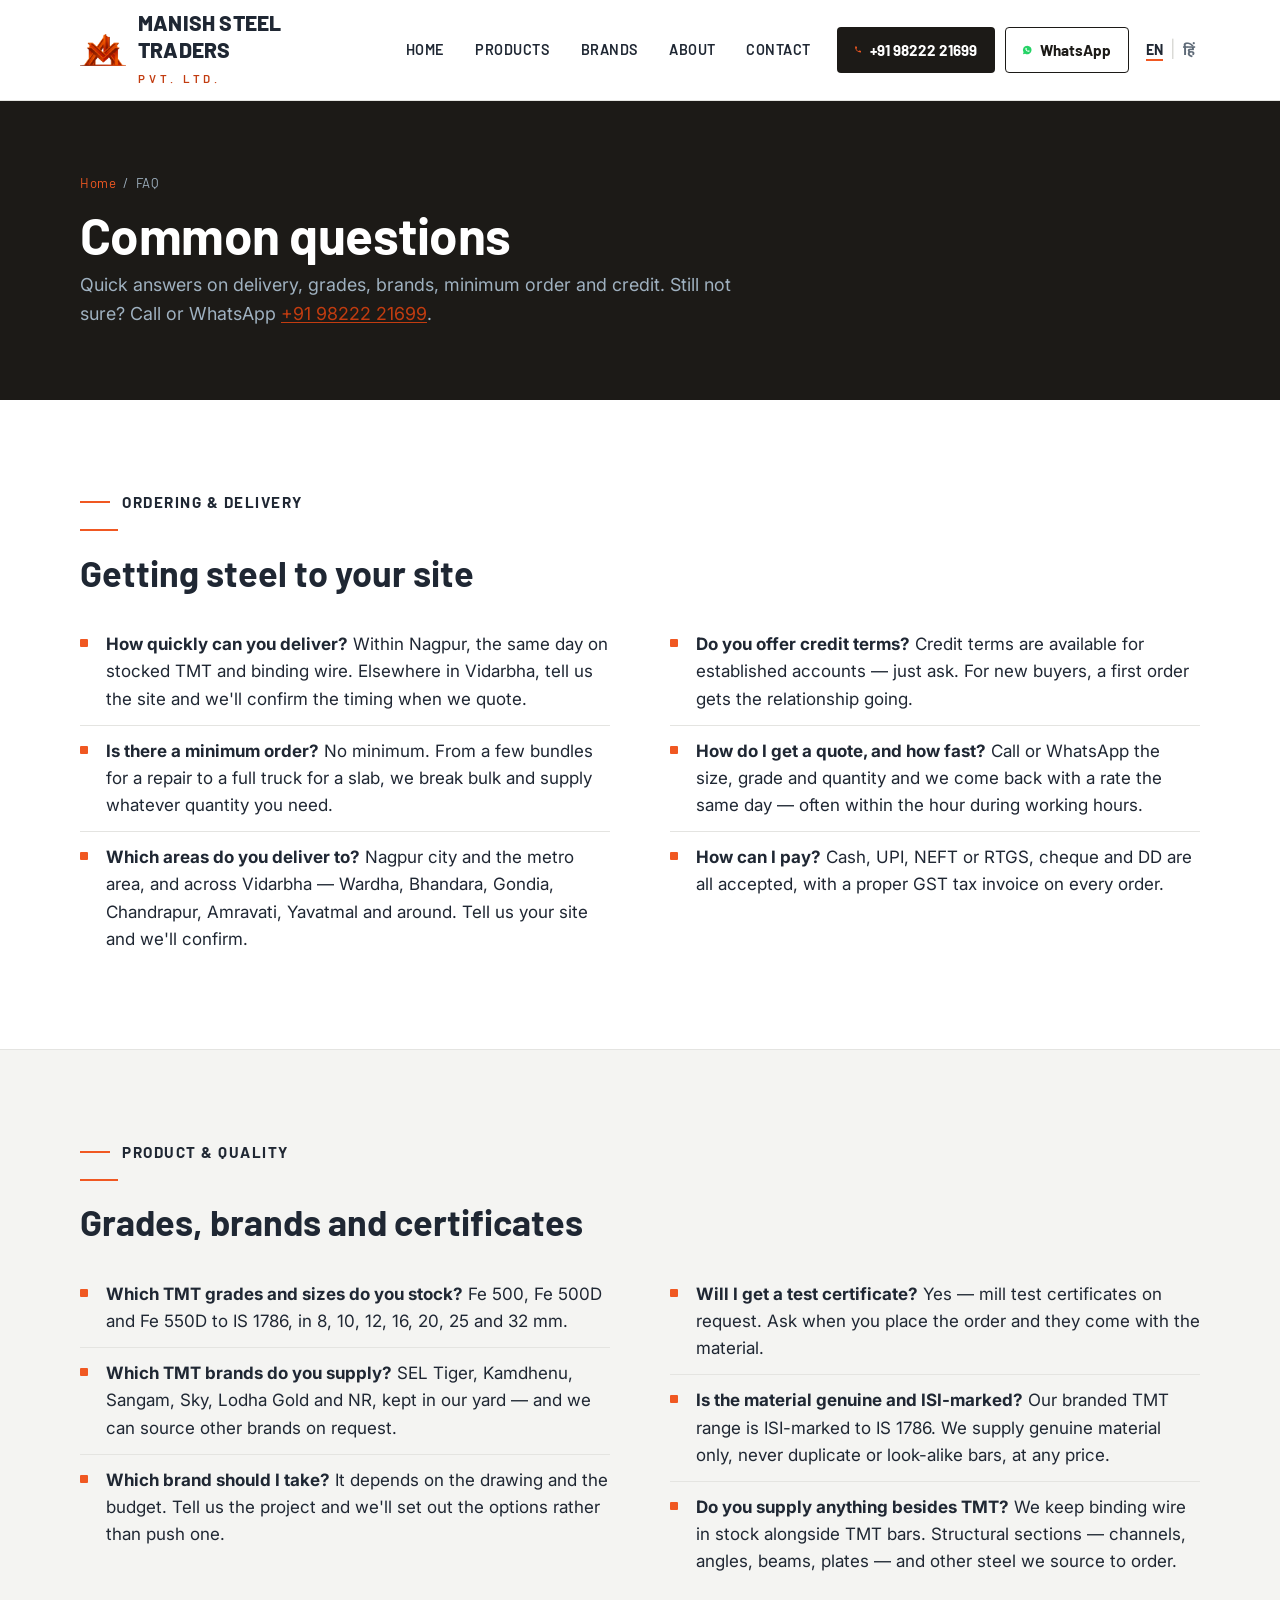
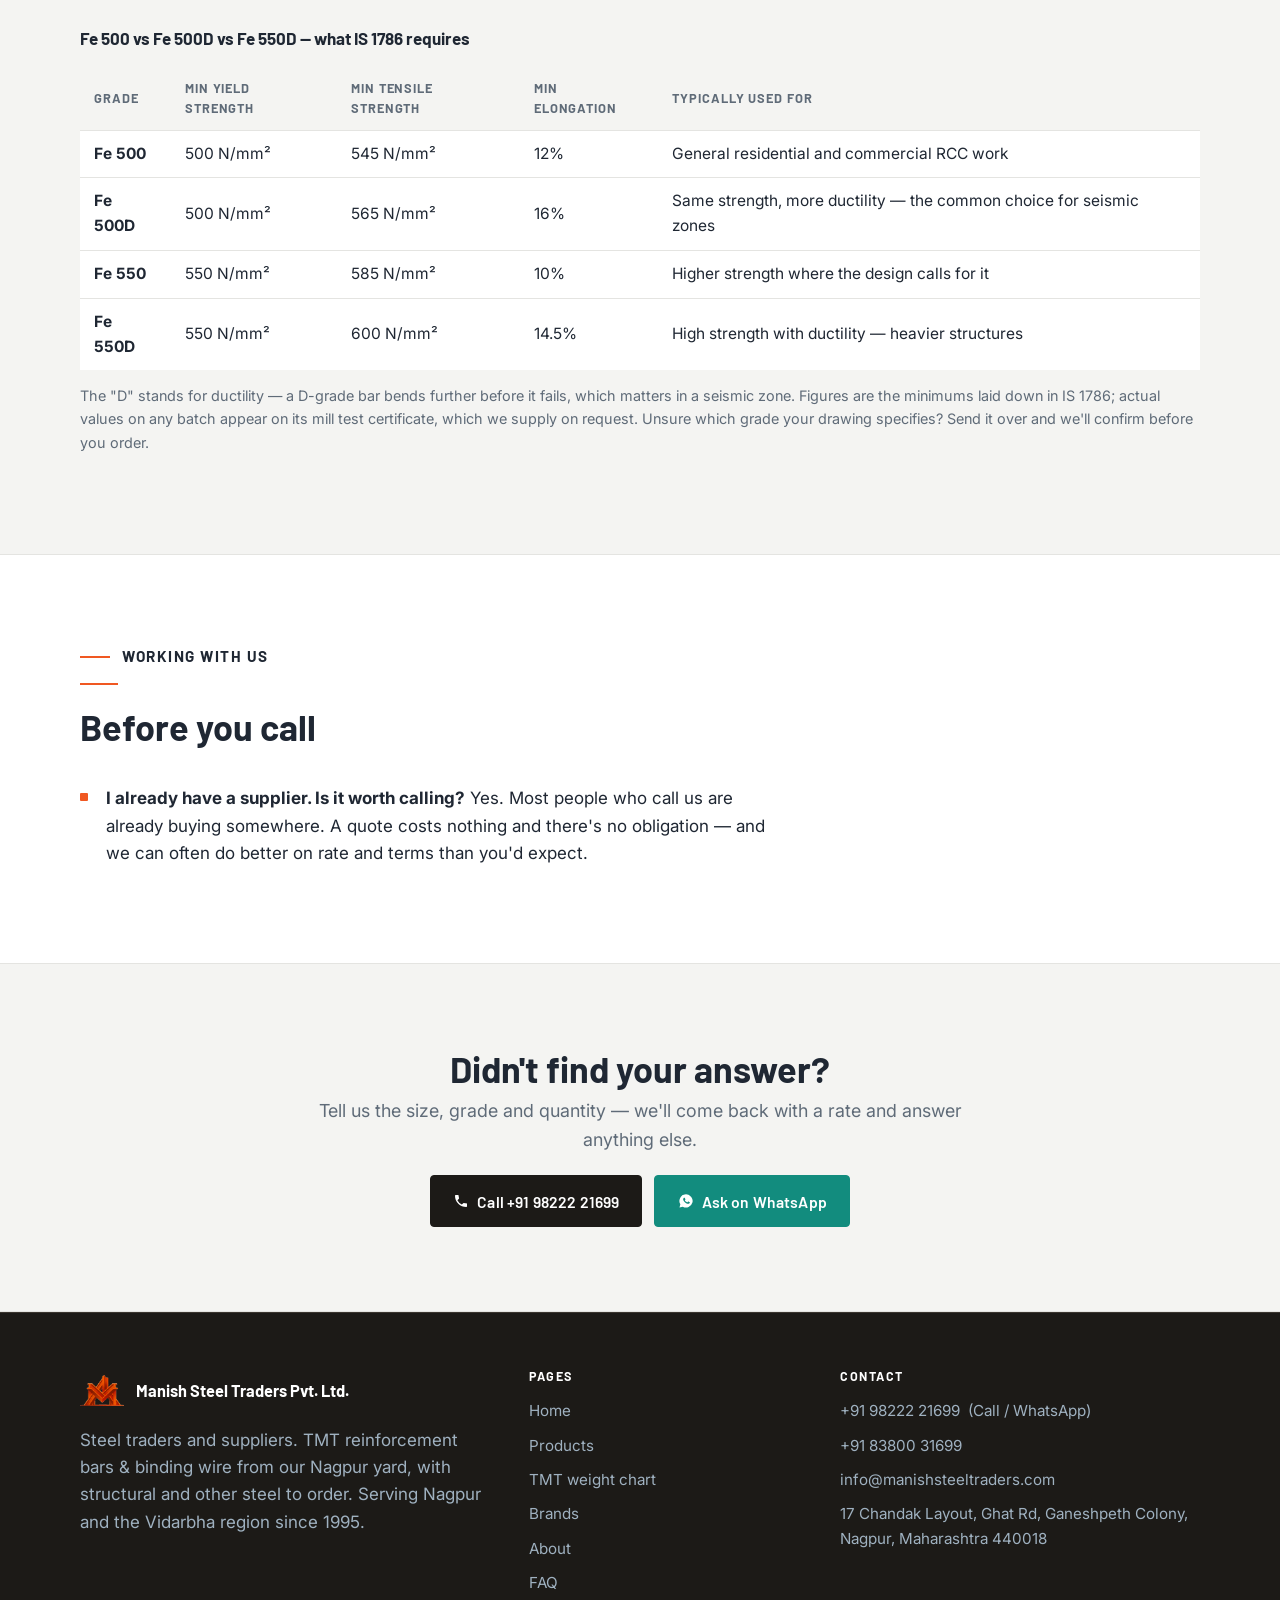
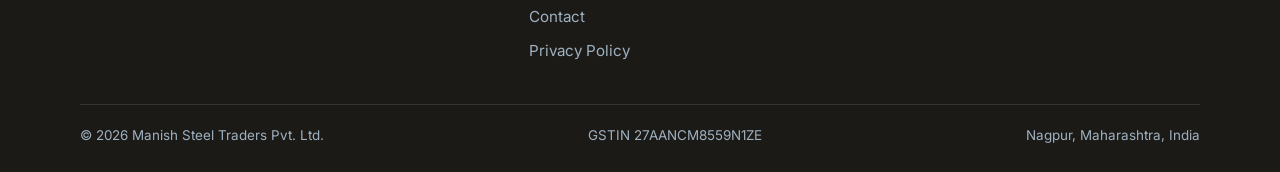
<file: faq.html>
<!doctype html>
<html lang="en">
<head>
<meta charset="utf-8">
<meta name="viewport" content="width=device-width, initial-scale=1">
<title>FAQ — TMT Bars &amp; Steel Supply in Nagpur | Manish Steel Traders</title>
<meta name="description" content="Common questions about buying TMT bars and steel from Manish Steel Traders, Nagpur — delivery times, grades and sizes, brands, minimum order, credit terms, test certificates and payment.">
<link rel="canonical" href="https://manishsteeltraders.com/faq.html">
<meta property="og:type" content="website">
<meta property="og:title" content="FAQ — Manish Steel Traders, Nagpur">
<meta property="og:url" content="https://manishsteeltraders.com/faq.html">
<meta property="og:image" content="https://manishsteeltraders.com/assets/img/og-image.jpg">
<meta property="og:image:width" content="1200">
<meta property="og:image:height" content="630">
<meta name="twitter:card" content="summary_large_image">
<link rel="icon" href="assets/img/favicon.png" type="image/png">
<link rel="preconnect" href="https://fonts.googleapis.com">
<link rel="preconnect" href="https://fonts.gstatic.com" crossorigin>
<link href="https://fonts.googleapis.com/css2?family=Barlow:wght@500;600;700;800&family=Inter:wght@400;500&family=Noto+Sans+Devanagari:wght@400;500;600;700&display=swap" rel="stylesheet">
<link rel="stylesheet" href="assets/css/styles.css?v=20">

<!-- FAQ structured data — mirrors the questions visible on this page. Keep answers in sync. -->
<script type="application/ld+json">
{
  "@context": "https://schema.org",
  "@type": "FAQPage",
  "mainEntity": [
    {
      "@type": "Question",
      "name": "How quickly can you deliver?",
      "acceptedAnswer": { "@type": "Answer", "text": "Within Nagpur, the same day on stocked TMT and binding wire. Elsewhere in Vidarbha, tell us the site and we'll confirm the timing when we quote." }
    },
    {
      "@type": "Question",
      "name": "Is there a minimum order?",
      "acceptedAnswer": { "@type": "Answer", "text": "No minimum. From a few bundles for a repair to a full truck for a slab, we break bulk and supply whatever quantity you need." }
    },
    {
      "@type": "Question",
      "name": "Which areas do you deliver to?",
      "acceptedAnswer": { "@type": "Answer", "text": "Nagpur city and the surrounding metropolitan area, and across the wider Vidarbha region — Wardha, Bhandara, Gondia, Chandrapur, Amravati, Yavatmal and around. Tell us your site and we'll confirm." }
    },
    {
      "@type": "Question",
      "name": "Do you offer credit terms?",
      "acceptedAnswer": { "@type": "Answer", "text": "Credit terms are available for established accounts — just ask. For new buyers, a first order gets the relationship going." }
    },
    {
      "@type": "Question",
      "name": "How do I get a quote, and how fast?",
      "acceptedAnswer": { "@type": "Answer", "text": "Call or WhatsApp us the size, grade and quantity and we come back with a rate the same day — often within the hour during working hours." }
    },
    {
      "@type": "Question",
      "name": "Which TMT grades and sizes do you stock?",
      "acceptedAnswer": { "@type": "Answer", "text": "Fe 500, Fe 500D and Fe 550D to IS 1786, in 8, 10, 12, 16, 20, 25 and 32 mm." }
    },
    {
      "@type": "Question",
      "name": "Which TMT brands do you supply?",
      "acceptedAnswer": { "@type": "Answer", "text": "SEL Tiger, Kamdhenu, Sangam, Sky, Lodha Gold and NR, kept in our yard, and we can source other brands on request." }
    },
    {
      "@type": "Question",
      "name": "Which brand should I take?",
      "acceptedAnswer": { "@type": "Answer", "text": "It depends on the drawing and the budget. Tell us the project and we'll set out the options rather than push one." }
    },
    {
      "@type": "Question",
      "name": "Will I get a test certificate?",
      "acceptedAnswer": { "@type": "Answer", "text": "Yes — mill test certificates on request. Ask when you place the order and they come with the material." }
    },
    {
      "@type": "Question",
      "name": "Is the material genuine and ISI-marked?",
      "acceptedAnswer": { "@type": "Answer", "text": "Our branded TMT range is ISI-marked to IS 1786. We supply genuine material only and never deal in duplicate or look-alike bars, at any price." }
    },
    {
      "@type": "Question",
      "name": "Do you supply anything besides TMT bars?",
      "acceptedAnswer": { "@type": "Answer", "text": "We keep binding wire in stock alongside TMT bars. Structural sections — channels, angles, beams, plates — and other steel we source to order." }
    },
    {
      "@type": "Question",
      "name": "I already have a steel supplier. Is it worth calling you?",
      "acceptedAnswer": { "@type": "Answer", "text": "Yes. Most people who call us are already buying somewhere. A quote costs nothing and there's no obligation." }
    },
    {
      "@type": "Question",
      "name": "How can I pay?",
      "acceptedAnswer": { "@type": "Answer", "text": "Cash, UPI, NEFT or RTGS, cheque and DD are all accepted, with a proper GST tax invoice on every order." }
    }
  ]
}
</script>
</head>
<body>

<header class="site-header">
  <div class="container nav">
    <a class="brand" href="index.html">
      <img src="assets/img/logo-mark.png" alt="Manish Steel Traders logo">
      <span><span class="bt" data-i18n="brand.header">MANISH STEEL TRADERS</span><span class="bs" data-i18n="brand.suffix">PVT. LTD.</span></span>
    </a>
    <button class="nav-toggle" aria-label="Menu" aria-controls="nav-links" aria-expanded="false">
      <svg viewBox="0 0 24 24"><path fill="currentColor" d="M3 6h18v2H3zM3 11h18v2H3zM3 16h18v2H3z"/></svg>
    </button>
    <ul class="nav-links" id="nav-links">
      <li><a href="index.html" data-i18n="nav.home">Home</a></li>
      <li><a href="products.html" data-i18n="nav.products">Products</a></li>
      <li><a href="quality.html" data-i18n="nav.brands">Brands</a></li>
      <li><a href="about.html" data-i18n="nav.about">About</a></li>
      <li><a href="contact.html" data-i18n="nav.contact">Contact</a></li>
      <li><a class="phone" href="tel:+919822221699"><svg viewBox="0 0 24 24"><path d="M6.6 10.8a15.5 15.5 0 0 0 6.6 6.6l2.2-2.2a1 1 0 0 1 1-.25 11.4 11.4 0 0 0 3.6.57 1 1 0 0 1 1 1V20a1 1 0 0 1-1 1A17 17 0 0 1 3 4a1 1 0 0 1 1-1h3.5a1 1 0 0 1 1 1 11.4 11.4 0 0 0 .57 3.6 1 1 0 0 1-.25 1z"/></svg>+91 98222 21699</a></li>
      <li><a class="wa-head" href="https://wa.me/919822221699?text=Hi%2C%20I%27d%20like%20a%20quote%20for%20steel.%20My%20requirement%20is%3A%20(size%20%2F%20grade%20%2F%20quantity)" target="_blank" rel="noopener"><svg viewBox="0 0 24 24" aria-hidden="true"><path d="M12.04 2a9.9 9.9 0 0 0-8.5 15l-1.3 4.8 4.92-1.29A9.9 9.9 0 1 0 12.04 2m-2.3 5.2c.15 0 .37-.06.55.36.22.48.69 1.7.75 1.82.06.12.1.26.02.42-.08.16-.12.26-.24.4-.12.14-.25.31-.36.42-.12.12-.25.25-.11.49.14.24.63 1.04 1.35 1.68.93.83 1.72 1.09 1.96 1.21.24.12.38.1.52-.06.14-.16.61-.72.77-.96.16-.24.33-.2.55-.12.22.08 1.43.68 1.67.8.24.12.4.18.46.28.06.11.06.59-.14 1.16-.21.57-1.21 1.12-1.66 1.16-.45.04-.87.21-2.93-.62-2.49-1-4.07-3.54-4.19-3.7-.12-.16-.99-1.31-.99-2.51 0-1.19.63-1.78.85-2.02.22-.24.48-.3.64-.3z"/></svg><span data-i18n="nav.whatsapp">WhatsApp</span></a></li>
      <li class="lang-toggle"><button type="button" data-lang="en" aria-label="English">EN</button><span class="sep">|</span><button type="button" data-lang="hi" aria-label="Hindi">हिं</button></li>
    </ul>
  </div>
</header>

<section class="page-hero">
  <div class="container">
    <div class="crumb" data-i18n="fq.crumb"><a href="index.html">Home</a> &nbsp;/&nbsp; FAQ</div>
    <h1 data-i18n="fq.hero.h1">Common questions</h1>
    <p class="lead" data-i18n="fq.hero.lead">Quick answers on delivery, grades, brands, minimum order and credit. Still not sure? Call or WhatsApp <a href="tel:+919822221699">+91 98222 21699</a>.</p>
  </div>
</section>

<!-- ORDERING & DELIVERY -->
<section class="section">
  <div class="container">
    <div class="head">
      <span class="eyebrow" data-i18n="fq.s1.eyebrow">Ordering &amp; delivery</span>
      <hr class="rule">
      <h2 data-i18n="fq.s1.h2">Getting steel to your site</h2>
    </div>
    <div class="grid grid-2" style="margin-top:26px; gap:0 60px">
      <ul class="list">
        <li data-i18n="fq.q.delivery"><strong>How quickly can you deliver?</strong> Within Nagpur, the same day on stocked TMT and binding wire. Elsewhere in Vidarbha, tell us the site and we'll confirm the timing when we quote.</li>
        <li data-i18n="fq.q.minorder"><strong>Is there a minimum order?</strong> No minimum. From a few bundles for a repair to a full truck for a slab, we break bulk and supply whatever quantity you need.</li>
        <li data-i18n="fq.q.areas"><strong>Which areas do you deliver to?</strong> Nagpur city and the metro area, and across Vidarbha — Wardha, Bhandara, Gondia, Chandrapur, Amravati, Yavatmal and around. Tell us your site and we'll confirm.</li>
      </ul>
      <ul class="list">
        <li data-i18n="fq.q.credit"><strong>Do you offer credit terms?</strong> Credit terms are available for established accounts — just ask. For new buyers, a first order gets the relationship going.</li>
        <li data-i18n="fq.q.quote"><strong>How do I get a quote, and how fast?</strong> Call or WhatsApp the size, grade and quantity and we come back with a rate the same day — often within the hour during working hours.</li>
        <li data-i18n="fq.q.pay"><strong>How can I pay?</strong> Cash, UPI, NEFT or RTGS, cheque and DD are all accepted, with a proper GST tax invoice on every order.</li>
      </ul>
    </div>
  </div>
</section>

<!-- PRODUCT & QUALITY -->
<section class="section band">
  <div class="container">
    <div class="head">
      <span class="eyebrow" data-i18n="fq.s2.eyebrow">Product &amp; quality</span>
      <hr class="rule">
      <h2 data-i18n="fq.s2.h2">Grades, brands and certificates</h2>
    </div>
    <div class="grid grid-2" style="margin-top:26px; gap:0 60px">
      <ul class="list">
        <li data-i18n="fq.q.grades"><strong>Which TMT grades and sizes do you stock?</strong> Fe&nbsp;500, Fe&nbsp;500D and Fe&nbsp;550D to IS&nbsp;1786, in 8, 10, 12, 16, 20, 25 and 32&nbsp;mm.</li>
        <li data-i18n="fq.q.brands"><strong>Which TMT brands do you supply?</strong> SEL Tiger, Kamdhenu, Sangam, Sky, Lodha Gold and NR, kept in our yard — and we can source other brands on request.</li>
        <li data-i18n="fq.q.whichbrand"><strong>Which brand should I take?</strong> It depends on the drawing and the budget. Tell us the project and we'll set out the options rather than push one.</li>
      </ul>
      <ul class="list">
        <li data-i18n="fq.q.testcert"><strong>Will I get a test certificate?</strong> Yes — mill test certificates on request. Ask when you place the order and they come with the material.</li>
        <li data-i18n="fq.q.genuine"><strong>Is the material genuine and ISI-marked?</strong> Our branded TMT range is ISI-marked to IS&nbsp;1786. We supply genuine material only, never duplicate or look-alike bars, at any price.</li>
        <li data-i18n="fq.q.besides"><strong>Do you supply anything besides TMT?</strong> We keep binding wire in stock alongside TMT bars. Structural sections — channels, angles, beams, plates — and other steel we source to order.</li>
      </ul>
    </div>

    <!-- Fe-grade comparison table (moved here from the Products page 2026-08-14).
         Values are the minimums specified in IS 1786 for each grade — the standard
         figures, not our own claims. A mill test certificate for a specific batch
         shows the actual values achieved, which are normally above these. -->
    <div class="table-wrap" style="margin-top:38px">
      <p style="font-family:var(--font-head); font-weight:700; margin:0 0 14px" data-i18n="fq.table.title">Fe 500 vs Fe 500D vs Fe 550D — what IS&nbsp;1786 requires</p>
      <table class="ref-table">
        <thead>
          <tr><th data-i18n="fq.th.grade">Grade</th><th data-i18n="fq.th.yield">Min yield strength</th><th data-i18n="fq.th.tensile">Min tensile strength</th><th data-i18n="fq.th.elong">Min elongation</th><th data-i18n="fq.th.use">Typically used for</th></tr>
        </thead>
        <tbody>
          <tr><td><strong>Fe 500</strong></td><td>500 N/mm&sup2;</td><td>545 N/mm&sup2;</td><td>12%</td><td data-i18n="fq.td.fe500.use">General residential and commercial RCC work</td></tr>
          <tr><td><strong>Fe 500D</strong></td><td>500 N/mm&sup2;</td><td>565 N/mm&sup2;</td><td>16%</td><td data-i18n="fq.td.fe500d.use">Same strength, more ductility — the common choice for seismic zones</td></tr>
          <tr><td><strong>Fe 550</strong></td><td>550 N/mm&sup2;</td><td>585 N/mm&sup2;</td><td>10%</td><td data-i18n="fq.td.fe550.use">Higher strength where the design calls for it</td></tr>
          <tr><td><strong>Fe 550D</strong></td><td>550 N/mm&sup2;</td><td>600 N/mm&sup2;</td><td>14.5%</td><td data-i18n="fq.td.fe550d.use">High strength with ductility — heavier structures</td></tr>
        </tbody>
      </table>
    </div>
    <p class="note" data-i18n="fq.note">The "D" stands for ductility — a D-grade bar bends further before it fails, which matters in a seismic zone. Figures are the minimums laid down in IS&nbsp;1786; actual values on any batch appear on its mill test certificate, which we supply on request. Unsure which grade your drawing specifies? Send it over and we'll confirm before you order.</p>
  </div>
</section>

<!-- WORKING WITH US -->
<section class="section">
  <div class="container">
    <div class="head">
      <span class="eyebrow" data-i18n="fq.s3.eyebrow">Working with us</span>
      <hr class="rule">
      <h2 data-i18n="fq.s3.h2">Before you call</h2>
    </div>
    <div style="margin-top:26px">
      <ul class="list measure">
        <li data-i18n="fq.q.haveSupplier"><strong>I already have a supplier. Is it worth calling?</strong> Yes. Most people who call us are already buying somewhere. A quote costs nothing and there's no obligation — and we can often do better on rate and terms than you'd expect.</li>
      </ul>
    </div>
  </div>
</section>

<!-- CTA -->
<section class="section band">
  <div class="container strip">
    <h2 data-i18n="fq.cta.h2">Didn't find your answer?</h2>
    <p class="lead" data-i18n="fq.cta.lead">Tell us the size, grade and quantity — we'll come back with a rate and answer anything else.</p>
    <div class="btn-row">
      <a class="btn" href="tel:+919822221699" data-i18n="fq.cta.call">Call +91 98222 21699</a>
      <a class="btn btn--wa" href="https://wa.me/919822221699?text=Hi%2C%20I%20have%20a%20question%3A" target="_blank" rel="noopener" data-i18n="fq.cta.wa">Ask on WhatsApp</a>
    </div>
  </div>
</section>

<footer class="site-footer">
  <div class="container">
    <div class="footer-grid">
      <div>
        <div class="footer-brand">
          <img src="assets/img/logo-mark.png" alt="Manish Steel Traders logo">
          <strong data-i18n="footer.brandname">Manish Steel Traders Pvt. Ltd.</strong>
        </div>
        <p data-i18n="footer.tagline">Steel traders and suppliers. TMT reinforcement bars &amp; binding wire from our Nagpur yard, with structural and other steel to order. Serving Nagpur and the Vidarbha region since 1995.</p>
      </div>
      <div>
        <h4 data-i18n="footer.pages">Pages</h4>
        <ul class="footer-links">
          <li><a href="index.html" data-i18n="nav.home">Home</a></li>
          <li><a href="products.html" data-i18n="nav.products">Products</a></li>
          <li><a href="calculator.html" data-i18n="footer.calc">TMT weight chart</a></li>
          <li><a href="quality.html" data-i18n="nav.brands">Brands</a></li>
          <li><a href="about.html" data-i18n="nav.about">About</a></li>
          <li><a href="faq.html" data-i18n="footer.faq">FAQ</a></li>
          <li><a href="contact.html" data-i18n="nav.contact">Contact</a></li>
          <li><a href="privacy.html" data-i18n="footer.privacy">Privacy Policy</a></li>
        </ul>
      </div>
      <div>
        <h4 data-i18n="nav.contact">Contact</h4>
        <ul class="footer-links">
          <li><a href="tel:+919822221699">+91 98222 21699</a> &nbsp;<span data-i18n="footer.callwa">(Call / WhatsApp)</span></li>
          <li><a href="tel:+918380031699">+91 83800 31699</a></li>
          <li><a href="mailto:info@manishsteeltraders.com">info@manishsteeltraders.com</a></li>
          <li data-i18n="footer.address">17 Chandak Layout, Ghat Rd, Ganeshpeth Colony, Nagpur, Maharashtra 440018</li>
        </ul>
      </div>
    </div>
    <div class="footer-bottom">
      <span>© <span id="year">2026</span> <span data-i18n="footer.brandname">Manish Steel Traders Pvt. Ltd.</span></span>
      <span>GSTIN 27AANCM8559N1ZE</span>
      <span data-i18n="footer.location">Nagpur, Maharashtra, India</span>
    </div>
  </div>
</footer>

<script src="assets/js/i18n-hi.js?v=7"></script>
<script src="assets/js/main.js?v=2"></script>
</body>
</html>
</file>
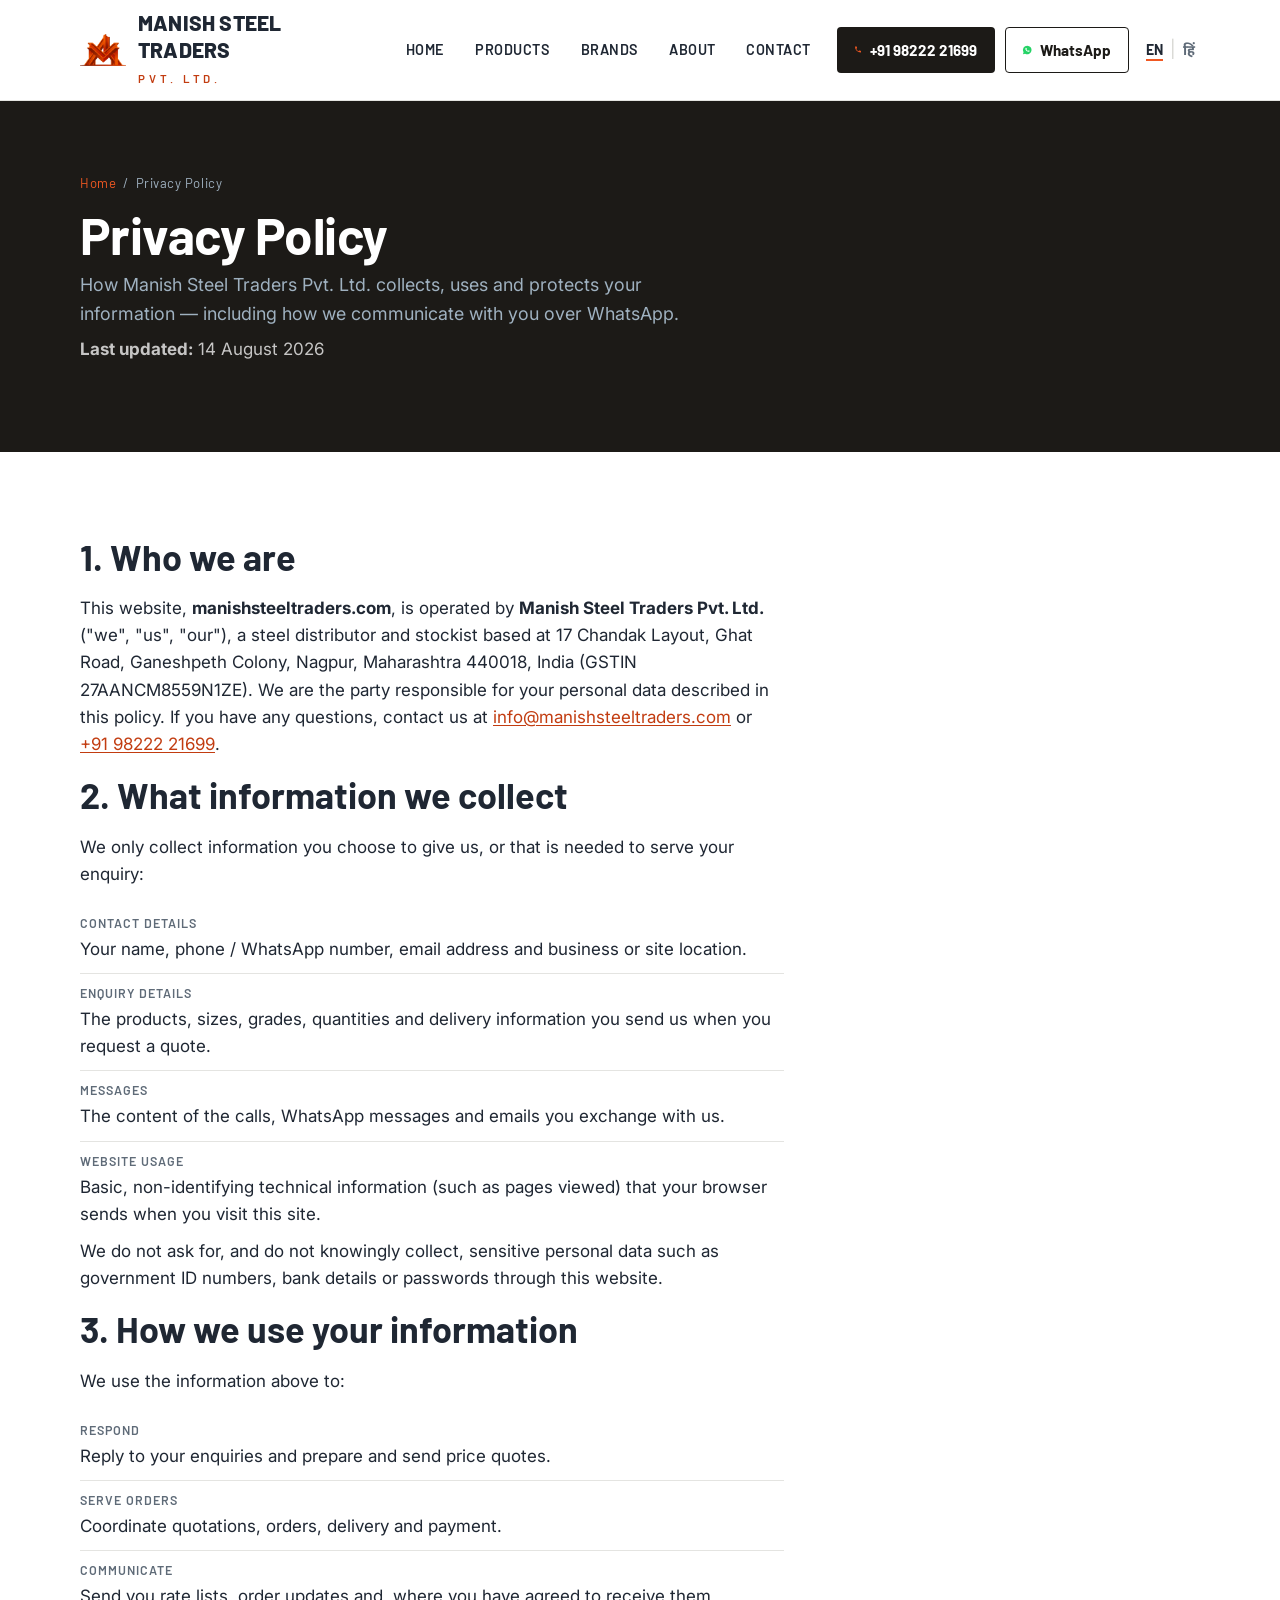
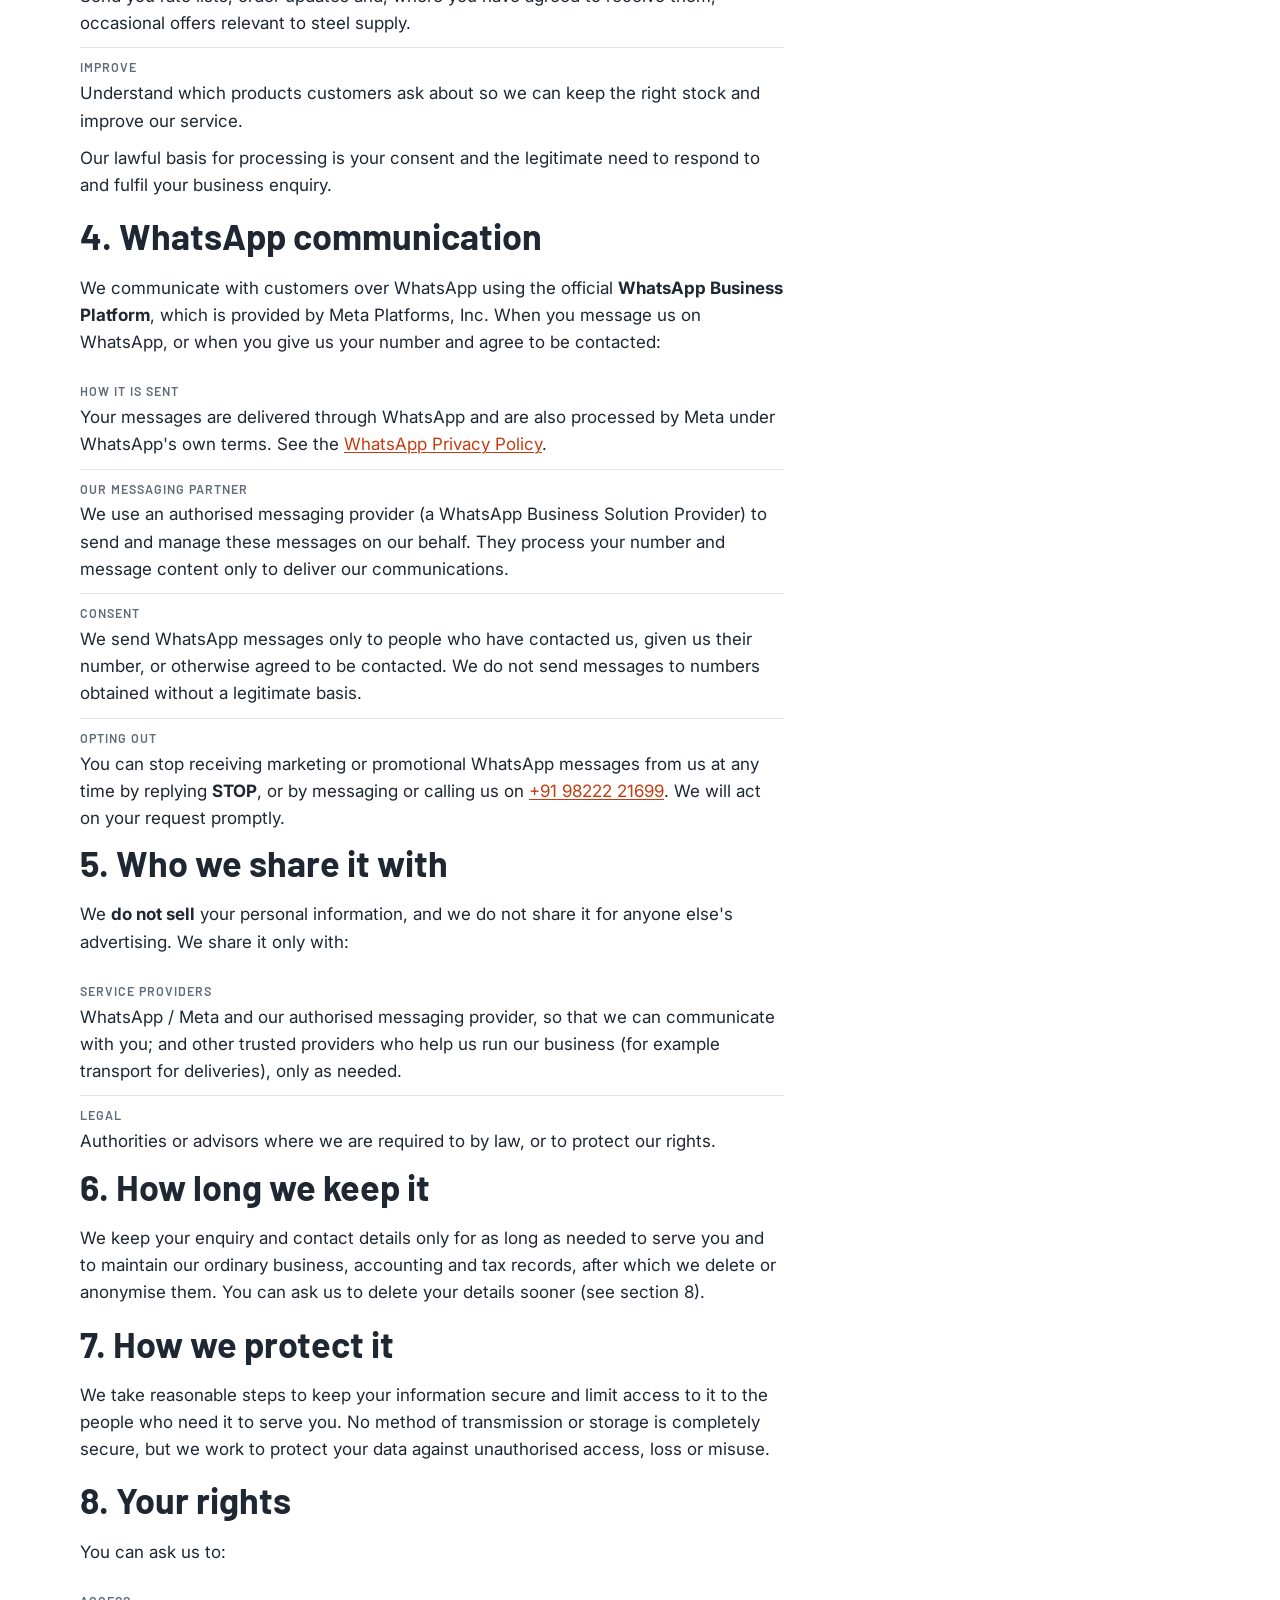
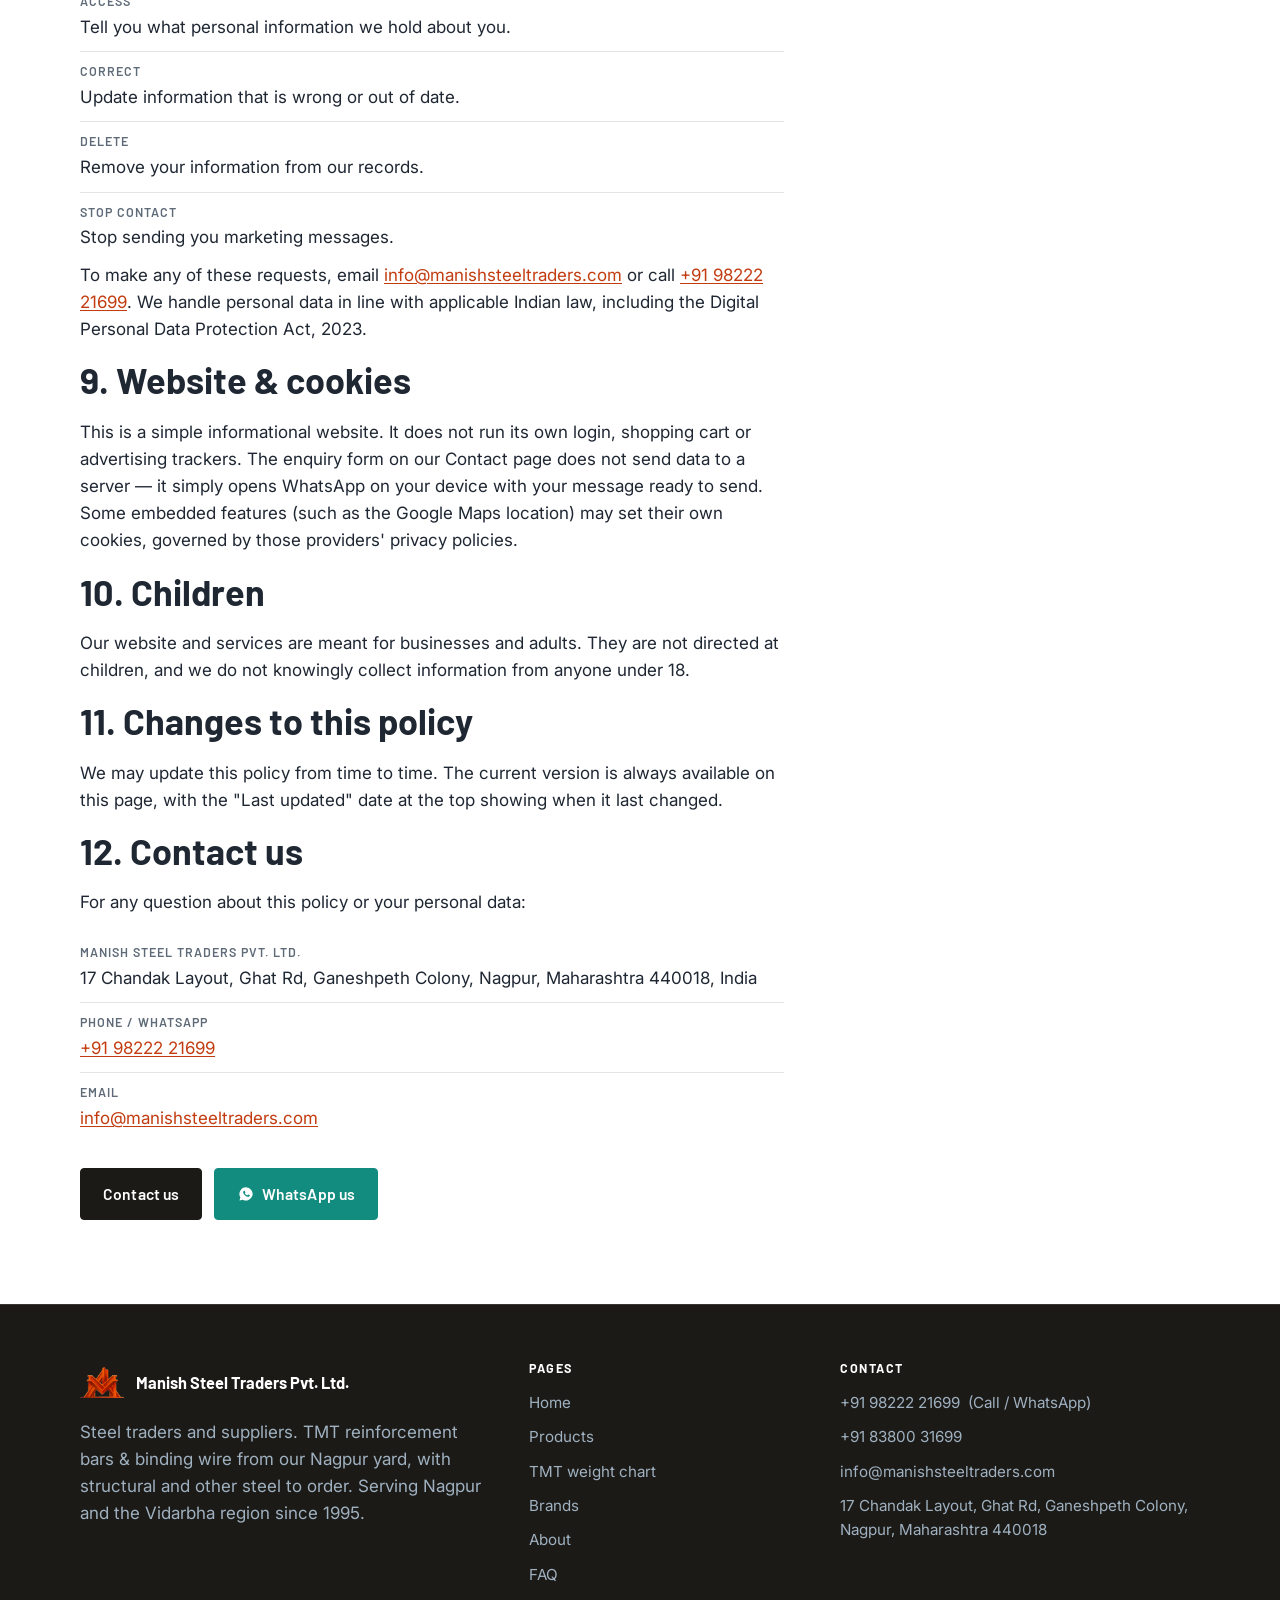
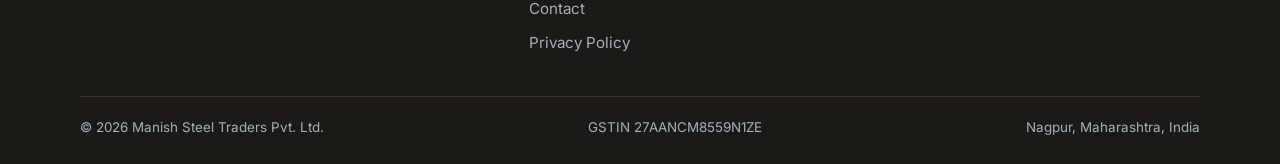
<file: privacy.html>
<!doctype html>
<html lang="en">
<head>
<meta charset="utf-8">
<meta name="viewport" content="width=device-width, initial-scale=1">
<title>Privacy Policy — Manish Steel Traders</title>
<meta name="description" content="Privacy policy for Manish Steel Traders Pvt. Ltd., Nagpur — how we collect and use your contact details, and how we communicate with you over WhatsApp.">
<link rel="canonical" href="https://manishsteeltraders.com/privacy.html">
<meta name="robots" content="index, follow">
<meta property="og:type" content="website">
<meta property="og:title" content="Privacy Policy — Manish Steel Traders, Nagpur">
<meta property="og:url" content="https://manishsteeltraders.com/privacy.html">
<meta property="og:image" content="https://manishsteeltraders.com/assets/img/og-image.jpg">
<meta property="og:image:width" content="1200">
<meta property="og:image:height" content="630">
<meta name="twitter:card" content="summary_large_image">
<link rel="icon" href="assets/img/favicon.png" type="image/png">
<link rel="preconnect" href="https://fonts.googleapis.com">
<link rel="preconnect" href="https://fonts.gstatic.com" crossorigin>
<link href="https://fonts.googleapis.com/css2?family=Barlow:wght@500;600;700;800&family=Inter:wght@400;500&family=Noto+Sans+Devanagari:wght@400;500;600;700&display=swap" rel="stylesheet">
<link rel="stylesheet" href="assets/css/styles.css?v=20">
</head>
<body>

<header class="site-header">
  <div class="container nav">
    <a class="brand" href="index.html">
      <img src="assets/img/logo-mark.png" alt="Manish Steel Traders logo">
      <span><span class="bt" data-i18n="brand.header">MANISH STEEL TRADERS</span><span class="bs" data-i18n="brand.suffix">PVT. LTD.</span></span>
    </a>
    <button class="nav-toggle" aria-label="Menu" aria-controls="nav-links" aria-expanded="false">
      <svg viewBox="0 0 24 24"><path fill="currentColor" d="M3 6h18v2H3zM3 11h18v2H3zM3 16h18v2H3z"/></svg>
    </button>
    <ul class="nav-links" id="nav-links">
      <li><a href="index.html" data-i18n="nav.home">Home</a></li>
      <li><a href="products.html" data-i18n="nav.products">Products</a></li>
      <li><a href="quality.html" data-i18n="nav.brands">Brands</a></li>
      <li><a href="about.html" data-i18n="nav.about">About</a></li>
      <li><a href="contact.html" data-i18n="nav.contact">Contact</a></li>
      <li><a class="phone" href="tel:+919822221699"><svg viewBox="0 0 24 24"><path d="M6.6 10.8a15.5 15.5 0 0 0 6.6 6.6l2.2-2.2a1 1 0 0 1 1-.25 11.4 11.4 0 0 0 3.6.57 1 1 0 0 1 1 1V20a1 1 0 0 1-1 1A17 17 0 0 1 3 4a1 1 0 0 1 1-1h3.5a1 1 0 0 1 1 1 11.4 11.4 0 0 0 .57 3.6 1 1 0 0 1-.25 1z"/></svg>+91 98222 21699</a></li>
      <li><a class="wa-head" href="https://wa.me/919822221699?text=Hi%2C%20I%27d%20like%20a%20quote%20for%20steel.%20My%20requirement%20is%3A%20(size%20%2F%20grade%20%2F%20quantity)" target="_blank" rel="noopener"><svg viewBox="0 0 24 24" aria-hidden="true"><path d="M12.04 2a9.9 9.9 0 0 0-8.5 15l-1.3 4.8 4.92-1.29A9.9 9.9 0 1 0 12.04 2m-2.3 5.2c.15 0 .37-.06.55.36.22.48.69 1.7.75 1.82.06.12.1.26.02.42-.08.16-.12.26-.24.4-.12.14-.25.31-.36.42-.12.12-.25.25-.11.49.14.24.63 1.04 1.35 1.68.93.83 1.72 1.09 1.96 1.21.24.12.38.1.52-.06.14-.16.61-.72.77-.96.16-.24.33-.2.55-.12.22.08 1.43.68 1.67.8.24.12.4.18.46.28.06.11.06.59-.14 1.16-.21.57-1.21 1.12-1.66 1.16-.45.04-.87.21-2.93-.62-2.49-1-4.07-3.54-4.19-3.7-.12-.16-.99-1.31-.99-2.51 0-1.19.63-1.78.85-2.02.22-.24.48-.3.64-.3z"/></svg><span data-i18n="nav.whatsapp">WhatsApp</span></a></li>
      <li class="lang-toggle"><button type="button" data-lang="en" aria-label="English">EN</button><span class="sep">|</span><button type="button" data-lang="hi" aria-label="Hindi">हिं</button></li>
    </ul>
  </div>
</header>

<section class="page-hero">
  <div class="container">
    <div class="crumb" data-i18n="pv.crumb"><a href="index.html">Home</a> &nbsp;/&nbsp; Privacy Policy</div>
    <h1 data-i18n="pv.hero.h1">Privacy Policy</h1>
    <p class="lead" data-i18n="pv.hero.lead">How Manish Steel Traders Pvt. Ltd. collects, uses and protects your information — including how we communicate with you over WhatsApp.</p>
    <p class="measure" style="margin-top:8px;opacity:.75" data-i18n="pv.hero.updated"><strong>Last updated:</strong> 14 August 2026</p>
  </div>
</section>

<section class="section">
  <div class="container">
    <div class="measure legal">

      <h2 data-i18n="pv.s1.h2">1. Who we are</h2>
      <p data-i18n="pv.s1.p">This website, <strong>manishsteeltraders.com</strong>, is operated by <strong>Manish Steel Traders Pvt. Ltd.</strong> ("we", "us", "our"), a steel distributor and stockist based at 17 Chandak Layout, Ghat Road, Ganeshpeth Colony, Nagpur, Maharashtra 440018, India (GSTIN 27AANCM8559N1ZE). We are the party responsible for your personal data described in this policy. If you have any questions, contact us at <a href="mailto:info@manishsteeltraders.com">info@manishsteeltraders.com</a> or <a href="tel:+919822221699">+91 98222 21699</a>.</p>

      <h2 data-i18n="pv.s2.h2">2. What information we collect</h2>
      <p data-i18n="pv.s2.p">We only collect information you choose to give us, or that is needed to serve your enquiry:</p>
      <ul class="info-list">
        <li data-i18n="pv.s2.li1"><span class="k">Contact details</span>Your name, phone / WhatsApp number, email address and business or site location.</li>
        <li data-i18n="pv.s2.li2"><span class="k">Enquiry details</span>The products, sizes, grades, quantities and delivery information you send us when you request a quote.</li>
        <li data-i18n="pv.s2.li3"><span class="k">Messages</span>The content of the calls, WhatsApp messages and emails you exchange with us.</li>
        <li data-i18n="pv.s2.li4"><span class="k">Website usage</span>Basic, non-identifying technical information (such as pages viewed) that your browser sends when you visit this site.</li>
      </ul>
      <p data-i18n="pv.s2.p2">We do not ask for, and do not knowingly collect, sensitive personal data such as government ID numbers, bank details or passwords through this website.</p>

      <h2 data-i18n="pv.s3.h2">3. How we use your information</h2>
      <p data-i18n="pv.s3.p">We use the information above to:</p>
      <ul class="info-list">
        <li data-i18n="pv.s3.li1"><span class="k">Respond</span>Reply to your enquiries and prepare and send price quotes.</li>
        <li data-i18n="pv.s3.li2"><span class="k">Serve orders</span>Coordinate quotations, orders, delivery and payment.</li>
        <li data-i18n="pv.s3.li3"><span class="k">Communicate</span>Send you rate lists, order updates and, where you have agreed to receive them, occasional offers relevant to steel supply.</li>
        <li data-i18n="pv.s3.li4"><span class="k">Improve</span>Understand which products customers ask about so we can keep the right stock and improve our service.</li>
      </ul>
      <p data-i18n="pv.s3.p2">Our lawful basis for processing is your consent and the legitimate need to respond to and fulfil your business enquiry.</p>

      <h2 data-i18n="pv.s4.h2">4. WhatsApp communication</h2>
      <p data-i18n="pv.s4.p">We communicate with customers over WhatsApp using the official <strong>WhatsApp Business Platform</strong>, which is provided by Meta Platforms, Inc. When you message us on WhatsApp, or when you give us your number and agree to be contacted:</p>
      <ul class="info-list">
        <li data-i18n="pv.s4.li1"><span class="k">How it is sent</span>Your messages are delivered through WhatsApp and are also processed by Meta under WhatsApp's own terms. See the <a href="https://www.whatsapp.com/legal/privacy-policy" target="_blank" rel="noopener">WhatsApp Privacy Policy</a>.</li>
        <li data-i18n="pv.s4.li2"><span class="k">Our messaging partner</span>We use an authorised messaging provider (a WhatsApp Business Solution Provider) to send and manage these messages on our behalf. They process your number and message content only to deliver our communications.</li>
        <li data-i18n="pv.s4.li3"><span class="k">Consent</span>We send WhatsApp messages only to people who have contacted us, given us their number, or otherwise agreed to be contacted. We do not send messages to numbers obtained without a legitimate basis.</li>
        <li data-i18n="pv.s4.li4"><span class="k">Opting out</span>You can stop receiving marketing or promotional WhatsApp messages from us at any time by replying <strong>STOP</strong>, or by messaging or calling us on <a href="tel:+919822221699">+91 98222 21699</a>. We will act on your request promptly.</li>
      </ul>

      <h2 data-i18n="pv.s5.h2">5. Who we share it with</h2>
      <p data-i18n="pv.s5.p">We <strong>do not sell</strong> your personal information, and we do not share it for anyone else's advertising. We share it only with:</p>
      <ul class="info-list">
        <li data-i18n="pv.s5.li1"><span class="k">Service providers</span>WhatsApp / Meta and our authorised messaging provider, so that we can communicate with you; and other trusted providers who help us run our business (for example transport for deliveries), only as needed.</li>
        <li data-i18n="pv.s5.li2"><span class="k">Legal</span>Authorities or advisors where we are required to by law, or to protect our rights.</li>
      </ul>

      <h2 data-i18n="pv.s6.h2">6. How long we keep it</h2>
      <p data-i18n="pv.s6.p">We keep your enquiry and contact details only for as long as needed to serve you and to maintain our ordinary business, accounting and tax records, after which we delete or anonymise them. You can ask us to delete your details sooner (see section 8).</p>

      <h2 data-i18n="pv.s7.h2">7. How we protect it</h2>
      <p data-i18n="pv.s7.p">We take reasonable steps to keep your information secure and limit access to it to the people who need it to serve you. No method of transmission or storage is completely secure, but we work to protect your data against unauthorised access, loss or misuse.</p>

      <h2 data-i18n="pv.s8.h2">8. Your rights</h2>
      <p data-i18n="pv.s8.p">You can ask us to:</p>
      <ul class="info-list">
        <li data-i18n="pv.s8.li1"><span class="k">Access</span>Tell you what personal information we hold about you.</li>
        <li data-i18n="pv.s8.li2"><span class="k">Correct</span>Update information that is wrong or out of date.</li>
        <li data-i18n="pv.s8.li3"><span class="k">Delete</span>Remove your information from our records.</li>
        <li data-i18n="pv.s8.li4"><span class="k">Stop contact</span>Stop sending you marketing messages.</li>
      </ul>
      <p data-i18n="pv.s8.p2">To make any of these requests, email <a href="mailto:info@manishsteeltraders.com">info@manishsteeltraders.com</a> or call <a href="tel:+919822221699">+91 98222 21699</a>. We handle personal data in line with applicable Indian law, including the Digital Personal Data Protection Act, 2023.</p>

      <h2 data-i18n="pv.s9.h2">9. Website &amp; cookies</h2>
      <p data-i18n="pv.s9.p">This is a simple informational website. It does not run its own login, shopping cart or advertising trackers. The enquiry form on our Contact page does not send data to a server — it simply opens WhatsApp on your device with your message ready to send. Some embedded features (such as the Google Maps location) may set their own cookies, governed by those providers' privacy policies.</p>

      <h2 data-i18n="pv.s10.h2">10. Children</h2>
      <p data-i18n="pv.s10.p">Our website and services are meant for businesses and adults. They are not directed at children, and we do not knowingly collect information from anyone under 18.</p>

      <h2 data-i18n="pv.s11.h2">11. Changes to this policy</h2>
      <p data-i18n="pv.s11.p">We may update this policy from time to time. The current version is always available on this page, with the "Last updated" date at the top showing when it last changed.</p>

      <h2 data-i18n="pv.s12.h2">12. Contact us</h2>
      <p data-i18n="pv.s12.p">For any question about this policy or your personal data:</p>
      <ul class="info-list">
        <li data-i18n="pv.s12.li1"><span class="k">Manish Steel Traders Pvt. Ltd.</span>17 Chandak Layout, Ghat Rd, Ganeshpeth Colony, Nagpur, Maharashtra 440018, India</li>
        <li data-i18n="pv.s12.li2"><span class="k">Phone / WhatsApp</span><a href="tel:+919822221699">+91 98222 21699</a></li>
        <li data-i18n="pv.s12.li3"><span class="k">Email</span><a href="mailto:info@manishsteeltraders.com">info@manishsteeltraders.com</a></li>
      </ul>

      <div class="btn-row" style="margin-top:26px">
        <a class="btn" href="contact.html" data-i18n="pv.btn.contact">Contact us</a>
        <a class="btn btn--wa" href="https://wa.me/919822221699?text=Hi%2C%20I%20have%20a%20question%20about%20privacy." target="_blank" rel="noopener" data-i18n="pv.btn.wa">WhatsApp us</a>
      </div>

    </div>
  </div>
</section>

<footer class="site-footer">
  <div class="container">
    <div class="footer-grid">
      <div>
        <div class="footer-brand">
          <img src="assets/img/logo-mark.png" alt="Manish Steel Traders logo">
          <strong data-i18n="footer.brandname">Manish Steel Traders Pvt. Ltd.</strong>
        </div>
        <p data-i18n="footer.tagline">Steel traders and suppliers. TMT reinforcement bars &amp; binding wire from our Nagpur yard, with structural and other steel to order. Serving Nagpur and the Vidarbha region since 1995.</p>
      </div>
      <div>
        <h4 data-i18n="footer.pages">Pages</h4>
        <ul class="footer-links">
          <li><a href="index.html" data-i18n="nav.home">Home</a></li>
          <li><a href="products.html" data-i18n="nav.products">Products</a></li>
          <li><a href="calculator.html" data-i18n="footer.calc">TMT weight chart</a></li>
          <li><a href="quality.html" data-i18n="nav.brands">Brands</a></li>
          <li><a href="about.html" data-i18n="nav.about">About</a></li>
          <li><a href="faq.html" data-i18n="footer.faq">FAQ</a></li>
          <li><a href="contact.html" data-i18n="nav.contact">Contact</a></li>
          <li><a href="privacy.html" data-i18n="footer.privacy">Privacy Policy</a></li>
        </ul>
      </div>
      <div>
        <h4 data-i18n="nav.contact">Contact</h4>
        <ul class="footer-links">
          <li><a href="tel:+919822221699">+91 98222 21699</a> &nbsp;<span data-i18n="footer.callwa">(Call / WhatsApp)</span></li>
          <li><a href="tel:+918380031699">+91 83800 31699</a></li>
          <li><a href="mailto:info@manishsteeltraders.com">info@manishsteeltraders.com</a></li>
          <li data-i18n="footer.address">17 Chandak Layout, Ghat Rd, Ganeshpeth Colony, Nagpur, Maharashtra 440018</li>
        </ul>
      </div>
    </div>
    <div class="footer-bottom">
      <span>© <span id="year">2026</span> <span data-i18n="footer.brandname">Manish Steel Traders Pvt. Ltd.</span></span>
      <span>GSTIN 27AANCM8559N1ZE</span>
      <span data-i18n="footer.location">Nagpur, Maharashtra, India</span>
    </div>
  </div>
</footer>

<script src="assets/js/i18n-hi.js?v=7"></script>
<script src="assets/js/main.js?v=2"></script>
</body>
</html>
</file>
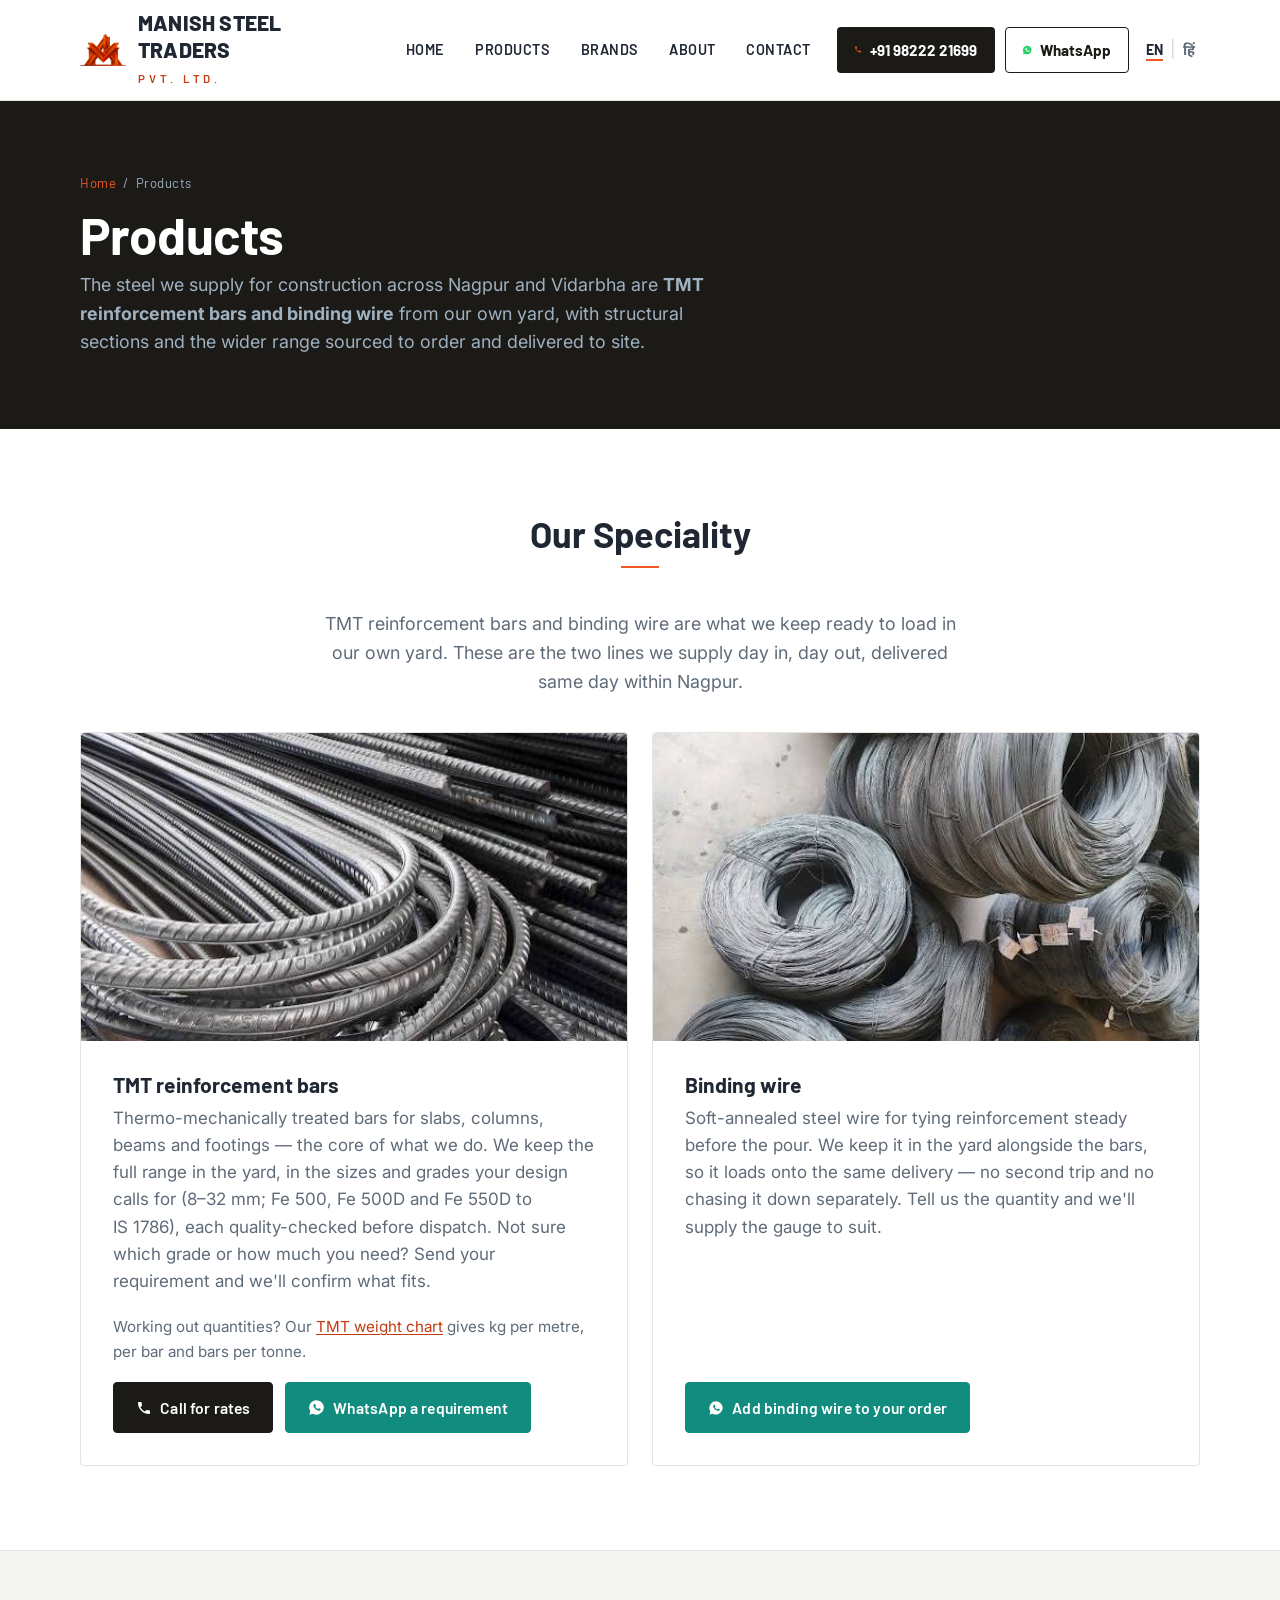
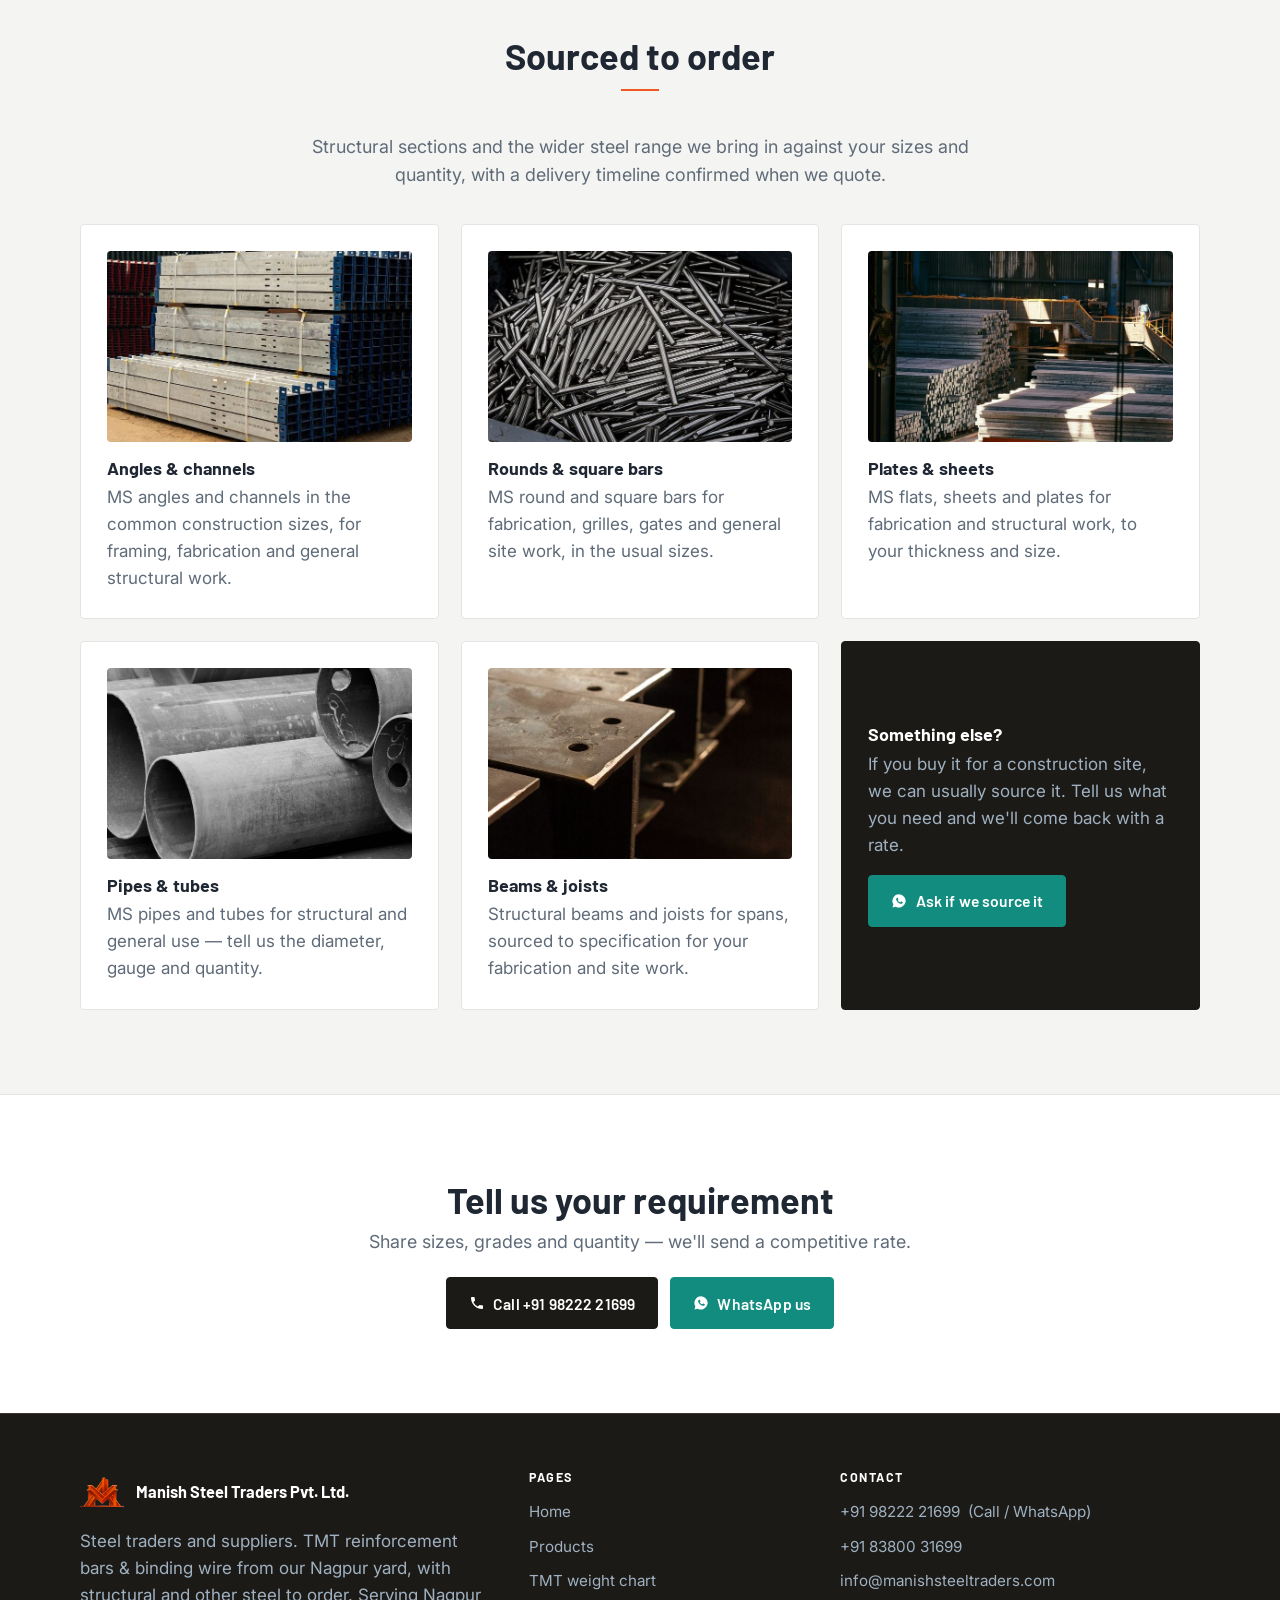
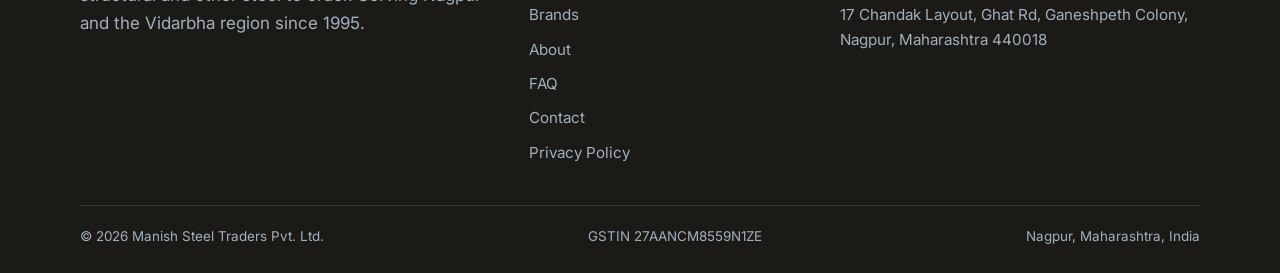
<file: products.html>
<!doctype html>
<html lang="en">
<head>
<meta charset="utf-8">
<meta name="viewport" content="width=device-width, initial-scale=1">
<title>Products — TMT Bars &amp; Structural Steel | Manish Steel Traders</title>
<meta name="description" content="TMT reinforcement bars and binding wire stocked in our Nagpur yard, with angles, channels, rounds, plates, sheets, pipes and the wider steel range sourced to order across Nagpur and Vidarbha.">
<link rel="canonical" href="https://manishsteeltraders.com/products.html">
<meta property="og:type" content="website">
<meta property="og:title" content="Products — Manish Steel Traders, Nagpur">
<meta property="og:url" content="https://manishsteeltraders.com/products.html">
<meta property="og:image" content="https://manishsteeltraders.com/assets/img/og-image.jpg">
<meta property="og:image:width" content="1200">
<meta property="og:image:height" content="630">
<meta name="twitter:card" content="summary_large_image">
<link rel="icon" href="assets/img/favicon.png" type="image/png">
<link rel="preconnect" href="https://fonts.googleapis.com">
<link rel="preconnect" href="https://fonts.gstatic.com" crossorigin>
<link href="https://fonts.googleapis.com/css2?family=Barlow:wght@500;600;700;800&family=Inter:wght@400;500&family=Noto+Sans+Devanagari:wght@400;500;600;700&display=swap" rel="stylesheet">
<link rel="stylesheet" href="assets/css/styles.css?v=20">
<style>
  /* Speciality product cards (Products page). Two equal cards, image on top at a
     fixed ratio — replaces the old .split / .photo--tall layout that stretched the
     image. Buttons bottom-aligned so the two cards match. Deeper TMT specs (grade
     table) now live on faq.html. */
  .feature-grid { display: grid; grid-template-columns: repeat(2, 1fr); gap: 24px; }
  @media (max-width: 760px) { .feature-grid { grid-template-columns: 1fr; } }
  .feature-card { display: flex; flex-direction: column; background: #fff;
    border: 1px solid var(--line); border-radius: var(--radius); overflow: hidden; }
  .feature-img { width: 100%; aspect-ratio: 16 / 9; object-fit: cover; display: block;
    background: var(--paper-2); }
  .feature-body { display: flex; flex-direction: column; flex: 1;
    padding: clamp(22px, 3vw, 32px); }
  .feature-body h3 { font-size: 1.32rem; margin-bottom: .5rem; }
  .feature-body > p { color: var(--muted); }
  .feature-note { font-size: .95rem; color: var(--muted); margin: 4px 0 0; }
  .feature-body .btn-row { margin-top: auto; padding-top: 18px; }
  /* offset anchor jumps so a deep-linked product isn't hidden under the header */
  .feature-card[id], .tile[id] { scroll-margin-top: 90px; }
</style>
</head>
<body>

<header class="site-header">
  <div class="container nav">
    <a class="brand" href="index.html">
      <img src="assets/img/logo-mark.png" alt="Manish Steel Traders logo">
      <span><span class="bt" data-i18n="brand.header">MANISH STEEL TRADERS</span><span class="bs" data-i18n="brand.suffix">PVT. LTD.</span></span>
    </a>
    <button class="nav-toggle" aria-label="Menu" aria-controls="nav-links" aria-expanded="false">
      <svg viewBox="0 0 24 24"><path fill="currentColor" d="M3 6h18v2H3zM3 11h18v2H3zM3 16h18v2H3z"/></svg>
    </button>
    <ul class="nav-links" id="nav-links">
      <li><a href="index.html" data-i18n="nav.home">Home</a></li>
      <li><a class="active" href="products.html" data-i18n="nav.products">Products</a></li>
      <li><a href="quality.html" data-i18n="nav.brands">Brands</a></li>
      <li><a href="about.html" data-i18n="nav.about">About</a></li>
      <li><a href="contact.html" data-i18n="nav.contact">Contact</a></li>
      <li><a class="phone" href="tel:+919822221699"><svg viewBox="0 0 24 24"><path d="M6.6 10.8a15.5 15.5 0 0 0 6.6 6.6l2.2-2.2a1 1 0 0 1 1-.25 11.4 11.4 0 0 0 3.6.57 1 1 0 0 1 1 1V20a1 1 0 0 1-1 1A17 17 0 0 1 3 4a1 1 0 0 1 1-1h3.5a1 1 0 0 1 1 1 11.4 11.4 0 0 0 .57 3.6 1 1 0 0 1-.25 1z"/></svg>+91 98222 21699</a></li>
      <li><a class="wa-head" href="https://wa.me/919822221699?text=Hi%2C%20I%27d%20like%20a%20quote%20for%20steel.%20My%20requirement%20is%3A%20(size%20%2F%20grade%20%2F%20quantity)" target="_blank" rel="noopener"><svg viewBox="0 0 24 24" aria-hidden="true"><path d="M12.04 2a9.9 9.9 0 0 0-8.5 15l-1.3 4.8 4.92-1.29A9.9 9.9 0 1 0 12.04 2m-2.3 5.2c.15 0 .37-.06.55.36.22.48.69 1.7.75 1.82.06.12.1.26.02.42-.08.16-.12.26-.24.4-.12.14-.25.31-.36.42-.12.12-.25.25-.11.49.14.24.63 1.04 1.35 1.68.93.83 1.72 1.09 1.96 1.21.24.12.38.1.52-.06.14-.16.61-.72.77-.96.16-.24.33-.2.55-.12.22.08 1.43.68 1.67.8.24.12.4.18.46.28.06.11.06.59-.14 1.16-.21.57-1.21 1.12-1.66 1.16-.45.04-.87.21-2.93-.62-2.49-1-4.07-3.54-4.19-3.7-.12-.16-.99-1.31-.99-2.51 0-1.19.63-1.78.85-2.02.22-.24.48-.3.64-.3z"/></svg><span data-i18n="nav.whatsapp">WhatsApp</span></a></li>
      <li class="lang-toggle"><button type="button" data-lang="en" aria-label="English">EN</button><span class="sep">|</span><button type="button" data-lang="hi" aria-label="Hindi">हिं</button></li>
    </ul>
  </div>
</header>

<section class="page-hero">
  <div class="container">
    <div class="crumb" data-i18n="pr.crumb"><a href="index.html">Home</a> &nbsp;/&nbsp; Products</div>
    <h1 data-i18n="pr.hero.h1">Products</h1>
    <p class="lead" data-i18n="pr.hero.lead">The steel we supply for construction across Nagpur and Vidarbha are <b>TMT reinforcement bars and binding wire</b> from our own yard, with structural sections and the wider range sourced to order and delivered to site.</p>
  </div>
</section>

<!-- ================= OUR SPECIALITY — stocked in our yard =================
     Consistent with the home page: TMT bars and binding wire are the two lines we
     keep ready to load in our own yard. Two equal cards, image on top at a fixed
     ratio (no more .split / .photo--tall stretch). The ?v=2 on the image URLs is a
     cache-buster — the files were replaced 2026-08-14 and browsers had the old ones
     cached; bump the number again if you swap these images later.
     Deeper TMT specs (the grade table) now live on faq.html. -->
<section class="section" id="speciality">
  <div class="container">
    <div class="sec-head"><h2 data-i18n="pr.spec.h2">Our Speciality</h2></div>
    <p class="center lead" style="margin:0 auto 36px" data-i18n="pr.spec.intro">TMT reinforcement bars and binding wire are what we keep ready to load in our own yard. These are the two lines we supply day in, day out, delivered same day within Nagpur.</p>
    <div class="feature-grid">

      <article class="feature-card" id="tmt">
        <img class="feature-img" src="assets/img/product-tmt.jpg?v=2" alt="Ribbed TMT reinforcement bars, straight lengths and coils" loading="lazy">
        <div class="feature-body">
          <h3 data-i18n="pr.tmt.h3">TMT reinforcement bars</h3>
          <p data-i18n="pr.tmt.p1">Thermo-mechanically treated bars for slabs, columns, beams and footings — the core of what we do. We keep the full range in the yard, in the sizes and grades your design calls for (8&ndash;32&nbsp;mm; Fe&nbsp;500, Fe&nbsp;500D and Fe&nbsp;550D to IS&nbsp;1786), each quality-checked before dispatch. Not sure which grade or how much you need? Send your requirement and we'll confirm what fits.</p>
          <p class="feature-note" data-i18n="pr.tmt.note">Working out quantities? Our <a href="calculator.html">TMT weight chart</a> gives kg per metre, per bar and bars per tonne.</p>
          <div class="btn-row">
            <a class="btn" href="tel:+919822221699" data-i18n="pr.tmt.call">Call for rates</a>
            <a class="btn btn--wa" href="https://wa.me/919822221699?text=Hi%2C%20I%27d%20like%20a%20quote%20for%20TMT%20bars%20(size%20%2F%20grade%20%2F%20quantity)." target="_blank" rel="noopener" data-i18n="pr.tmt.wa">WhatsApp a requirement</a>
          </div>
        </div>
      </article>

      <article class="feature-card" id="binding-wire">
        <img class="feature-img" src="assets/img/product-wires.jpg?v=2" alt="Coils of steel binding wire" loading="lazy">
        <div class="feature-body">
          <h3 data-i18n="pr.wire.h3">Binding wire</h3>
          <p data-i18n="pr.wire.p">Soft-annealed steel wire for tying reinforcement steady before the pour. We keep it in the yard alongside the bars, so it loads onto the same delivery — no second trip and no chasing it down separately. Tell us the quantity and we'll supply the gauge to suit.</p>
          <div class="btn-row">
            <a class="btn btn--wa" href="https://wa.me/919822221699?text=Hi%2C%20please%20add%20binding%20wire%20to%20my%20order.%20Quantity%3A" target="_blank" rel="noopener" data-i18n="pr.wire.wa">Add binding wire to your order</a>
          </div>
        </div>
      </article>

    </div>
  </div>
</section>

<!-- ================= SOURCED TO ORDER ================= -->
<section class="section band">
  <div class="container">
    <div class="sec-head"><h2 data-i18n="pr.sourced.h2">Sourced to order</h2></div>
    <p class="center lead" style="margin:0 auto 34px" data-i18n="pr.sourced.intro">Structural sections and the wider steel range we bring in against your sizes and quantity, with a delivery timeline confirmed when we quote.</p>
    <div class="grid grid-3">

      <article class="tile" id="angles">
        <img class="tile-img" src="assets/img/product-angles.jpg" alt="Steel angles and channels" loading="lazy">
        <h3 data-i18n="pr.angles.h3">Angles &amp; channels</h3>
        <p data-i18n="pr.angles.p">MS angles and channels in the common construction sizes, for framing, fabrication and general structural work.</p>
      </article>

      <article class="tile" id="rounds">
        <img class="tile-img" src="assets/img/product-round.jpg" alt="Round and square steel bars" loading="lazy">
        <h3 data-i18n="pr.rounds.h3">Rounds &amp; square bars</h3>
        <p data-i18n="pr.rounds.p">MS round and square bars for fabrication, grilles, gates and general site work, in the usual sizes.</p>
      </article>

      <article class="tile" id="plates">
        <img class="tile-img" src="assets/img/product-plates.jpg" alt="Steel flats, sheets and plates" loading="lazy">
        <h3 data-i18n="pr.plates.h3">Plates &amp; sheets</h3>
        <p data-i18n="pr.plates.p">MS flats, sheets and plates for fabrication and structural work, to your thickness and size.</p>
      </article>

      <article class="tile" id="pipes">
        <img class="tile-img" src="assets/img/product-pipes.jpg" alt="Steel pipes and tubes" loading="lazy">
        <h3 data-i18n="pr.pipes.h3">Pipes &amp; tubes</h3>
        <p data-i18n="pr.pipes.p">MS pipes and tubes for structural and general use — tell us the diameter, gauge and quantity.</p>
      </article>

      <article class="tile" id="beams">
        <img class="tile-img" src="assets/img/product-structural.jpg" alt="Structural steel beams and joists" loading="lazy">
        <h3 data-i18n="pr.beams.h3">Beams &amp; joists</h3>
        <p data-i18n="pr.beams.p">Structural beams and joists for spans, sourced to specification for your fabrication and site work.</p>
      </article>

      <article class="tile" style="display:flex; flex-direction:column; justify-content:center; align-items:flex-start; background:var(--navy); color:var(--on-dark); border-color:var(--navy)">
        <h3 style="color:#fff" data-i18n="pr.else.h3">Something else?</h3>
        <p style="color:var(--on-dark-mut)" data-i18n="pr.else.p">If you buy it for a construction site, we can usually source it. Tell us what you need and we'll come back with a rate.</p>
        <a class="btn btn--wa" style="margin-top:16px" href="https://wa.me/919822221699?text=Hi%2C%20do%20you%20supply%20the%20following%3F%20" target="_blank" rel="noopener" data-i18n="pr.else.cta">Ask if we source it</a>
      </article>

    </div>
  </div>
</section>

<!-- ================= QUOTE STRIP ================= -->
<section class="section">
  <div class="container strip">
    <h2 data-i18n="pr.quote.h2">Tell us your requirement</h2>
    <p class="lead" data-i18n="pr.quote.p">Share sizes, grades and quantity — we'll send a competitive rate.</p>
    <div class="btn-row">
      <a class="btn" href="tel:+919822221699" data-i18n="pr.quote.call">Call +91 98222 21699</a>
      <a class="btn btn--wa" href="https://wa.me/919822221699?text=Hi%2C%20my%20requirement%20is%3A" target="_blank" rel="noopener" data-i18n="pr.quote.wa">WhatsApp us</a>
    </div>
  </div>
</section>

<footer class="site-footer">
  <div class="container">
    <div class="footer-grid">
      <div>
        <div class="footer-brand">
          <img src="assets/img/logo-mark.png" alt="Manish Steel Traders logo">
          <strong data-i18n="footer.brandname">Manish Steel Traders Pvt. Ltd.</strong>
        </div>
        <p data-i18n="footer.tagline">Steel traders and suppliers. TMT reinforcement bars &amp; binding wire from our Nagpur yard, with structural and other steel to order. Serving Nagpur and the Vidarbha region since 1995.</p>
      </div>
      <div>
        <h4 data-i18n="footer.pages">Pages</h4>
        <ul class="footer-links">
          <li><a href="index.html" data-i18n="nav.home">Home</a></li>
          <li><a href="products.html" data-i18n="nav.products">Products</a></li>
          <li><a href="calculator.html" data-i18n="footer.calc">TMT weight chart</a></li>
          <li><a href="quality.html" data-i18n="nav.brands">Brands</a></li>
          <li><a href="about.html" data-i18n="nav.about">About</a></li>
          <li><a href="faq.html" data-i18n="footer.faq">FAQ</a></li>
          <li><a href="contact.html" data-i18n="nav.contact">Contact</a></li>
          <li><a href="privacy.html" data-i18n="footer.privacy">Privacy Policy</a></li>
        </ul>
      </div>
      <div>
        <h4 data-i18n="nav.contact">Contact</h4>
        <ul class="footer-links">
          <li><a href="tel:+919822221699">+91 98222 21699</a> &nbsp;<span data-i18n="footer.callwa">(Call / WhatsApp)</span></li>
          <li><a href="tel:+918380031699">+91 83800 31699</a></li>
          <li><a href="mailto:info@manishsteeltraders.com">info@manishsteeltraders.com</a></li>
          <li data-i18n="footer.address">17 Chandak Layout, Ghat Rd, Ganeshpeth Colony, Nagpur, Maharashtra 440018</li>
        </ul>
      </div>
    </div>
    <div class="footer-bottom">
      <span>© <span id="year">2026</span> <span data-i18n="footer.brandname">Manish Steel Traders Pvt. Ltd.</span></span>
      <span>GSTIN 27AANCM8559N1ZE</span>
      <span data-i18n="footer.location">Nagpur, Maharashtra, India</span>
    </div>
  </div>
</footer>

<script src="assets/js/i18n-hi.js?v=7"></script>
<script src="assets/js/main.js?v=3"></script>
</body>
</html>
</file>
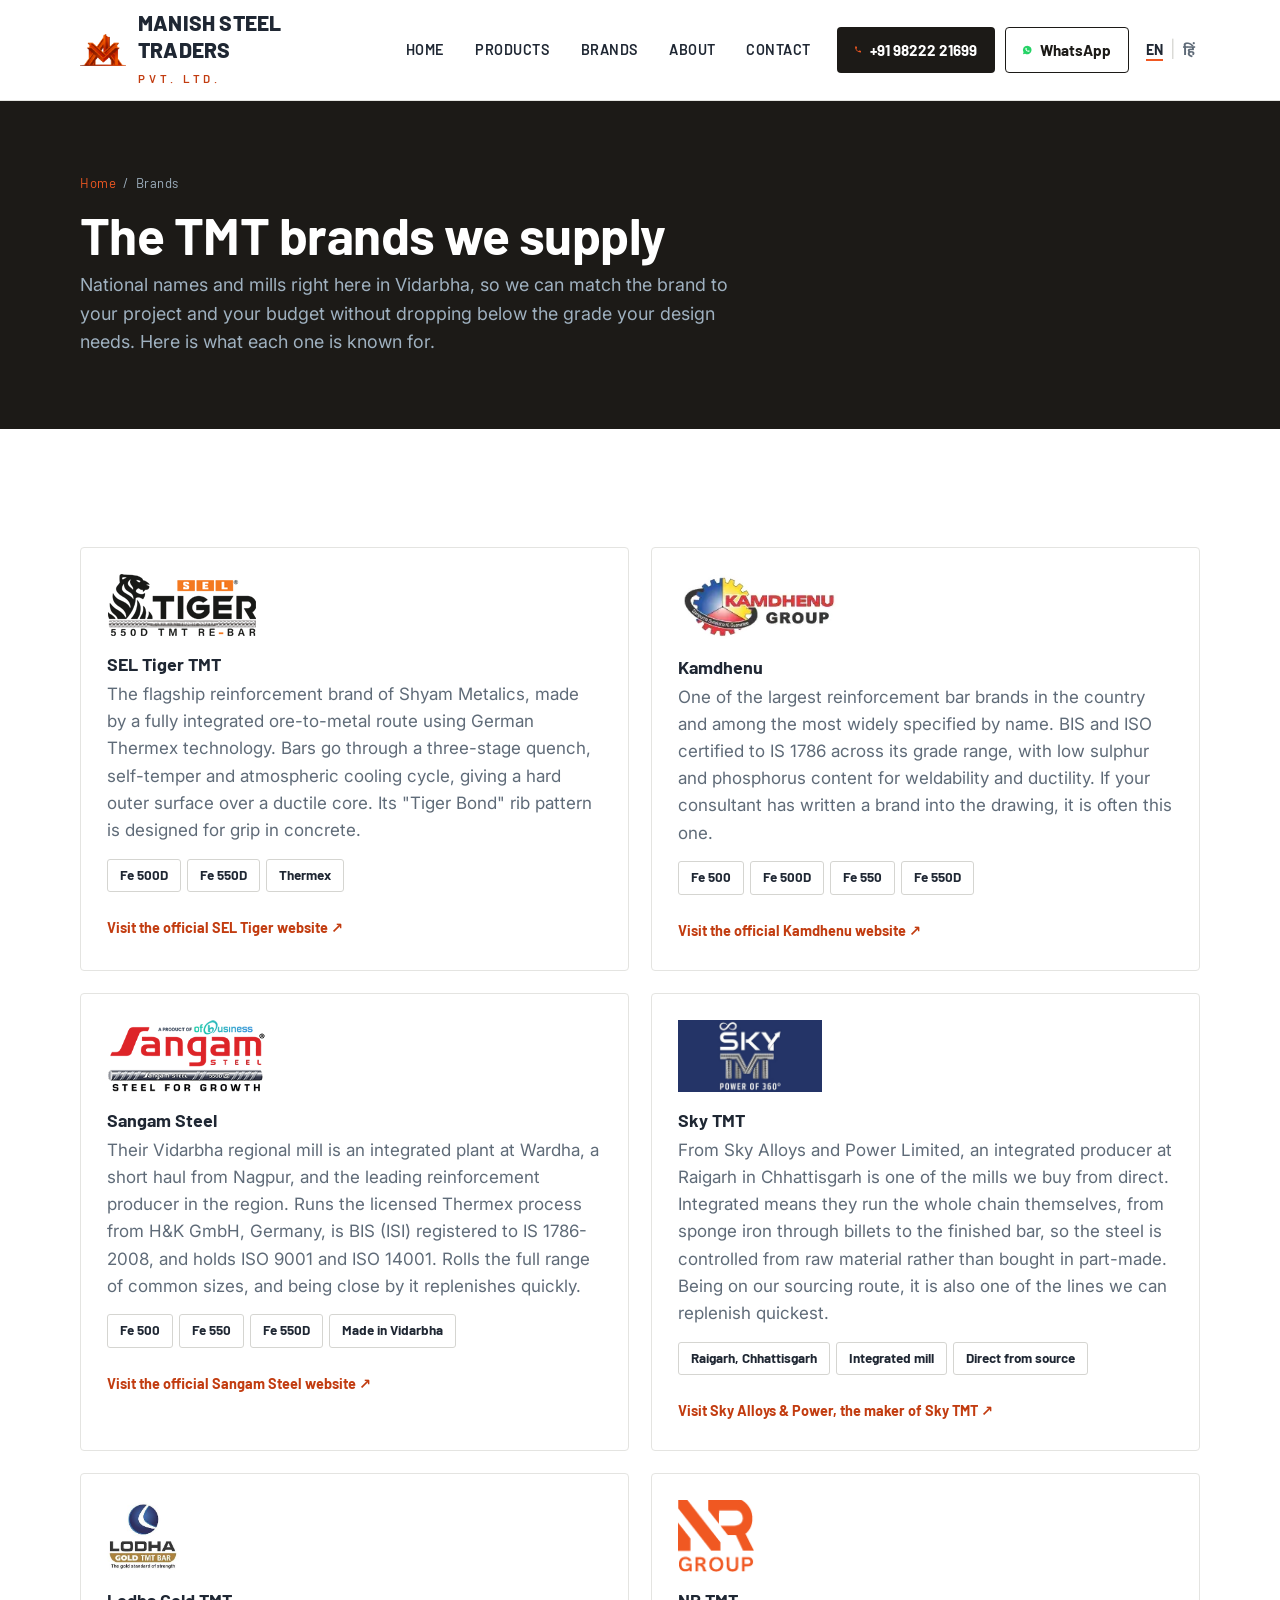
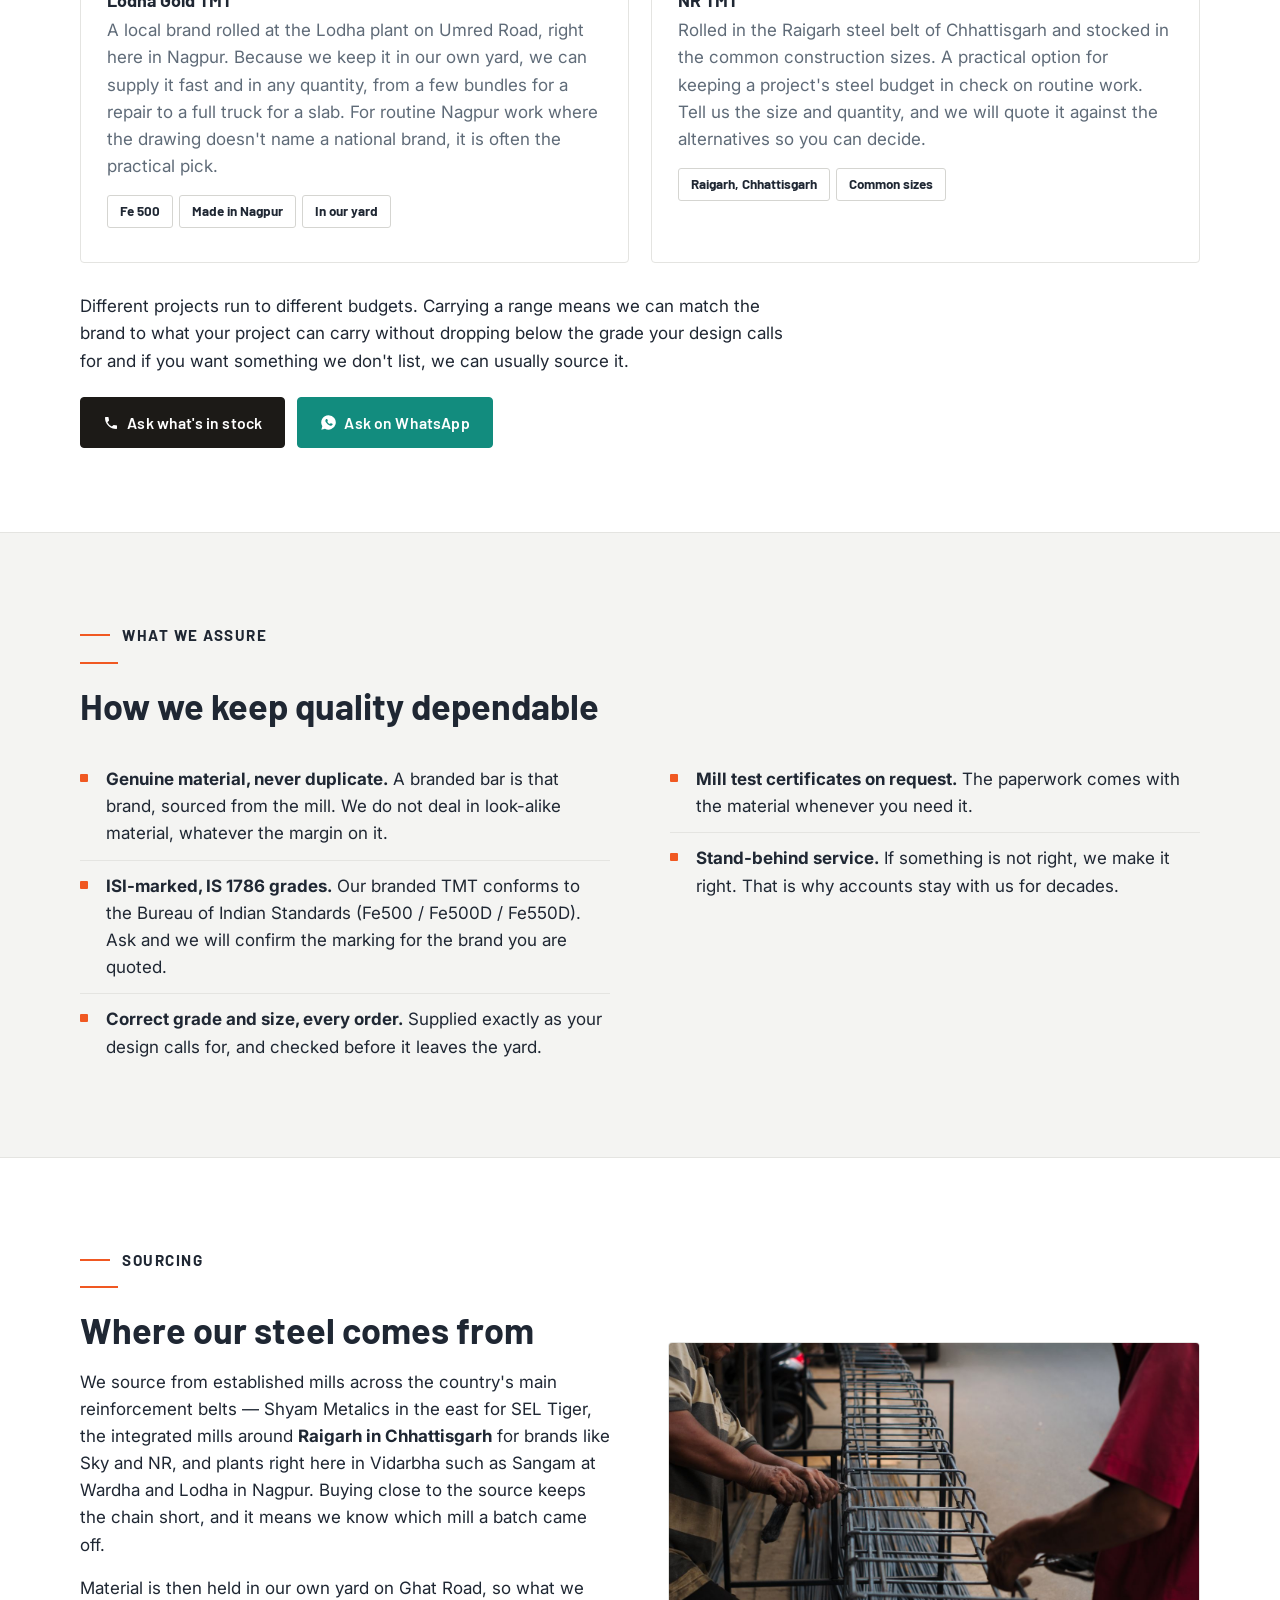
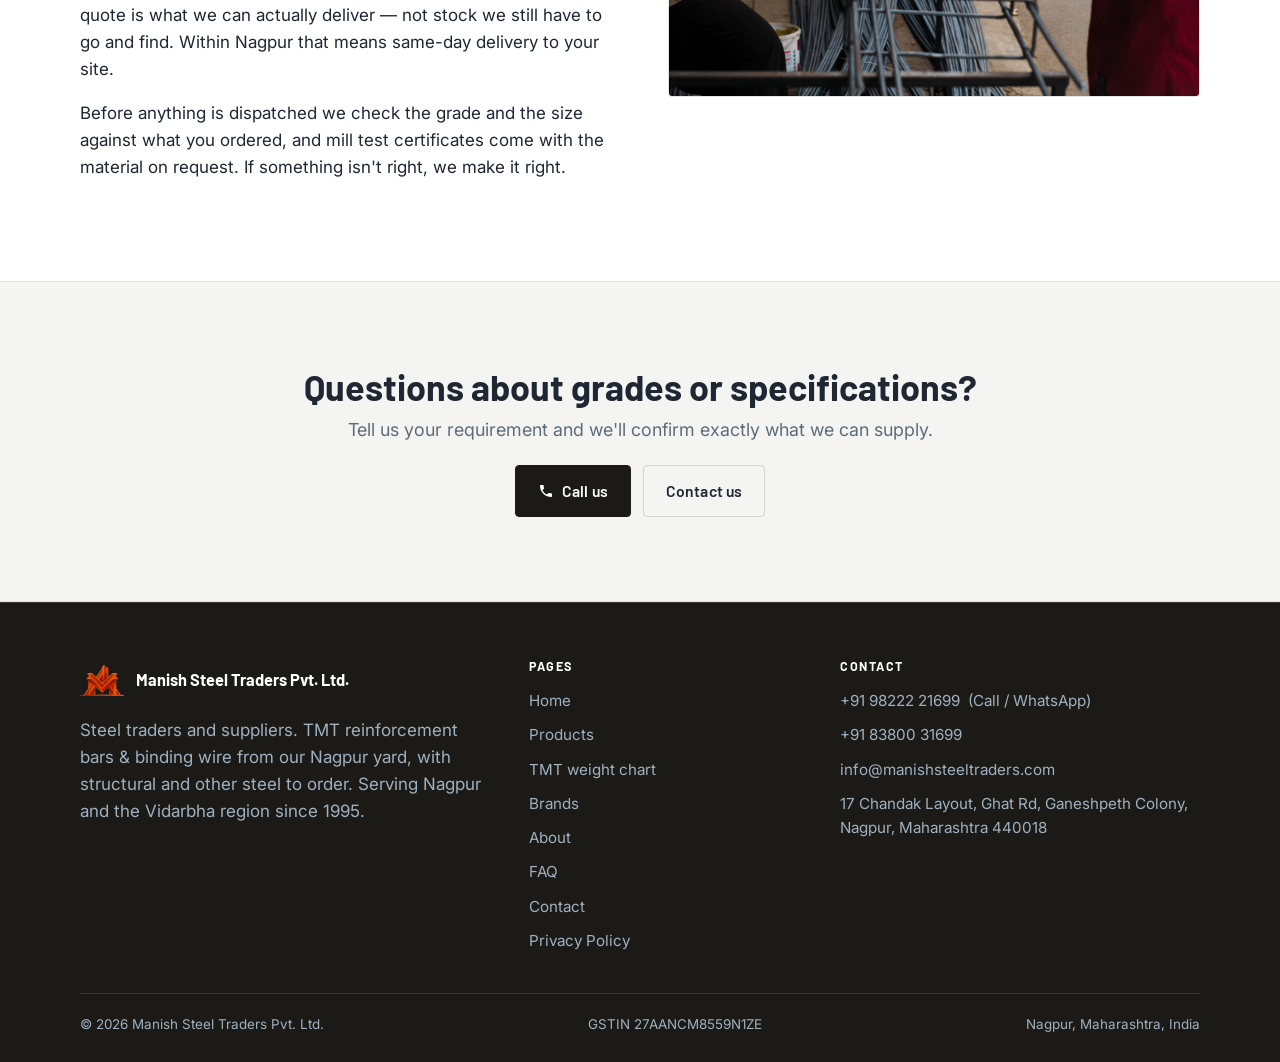
<file: quality.html>
<!doctype html>
<html lang="en">
<head>
<meta charset="utf-8">
<meta name="viewport" content="width=device-width, initial-scale=1">
<title>TMT Brands We Supply — SEL Tiger, Kamdhenu, Sangam, Lodha, Sky, NR | Manish Steel Traders</title>
<meta name="description" content="TMT brands we supply in Nagpur — SEL Tiger, Kamdhenu, Lodha, Sangam, Sky and NR — plus how we source, and what ISI marking and IS 1786 grades mean for your structure.">
<link rel="canonical" href="https://manishsteeltraders.com/quality.html">
<meta property="og:type" content="website">
<meta property="og:title" content="TMT Brands We Supply — Manish Steel Traders">
<meta property="og:url" content="https://manishsteeltraders.com/quality.html">
<meta property="og:image" content="https://manishsteeltraders.com/assets/img/og-image.jpg">
<meta property="og:image:width" content="1200">
<meta property="og:image:height" content="630">
<meta name="twitter:card" content="summary_large_image">
<link rel="icon" href="assets/img/favicon.png" type="image/png">
<link rel="preconnect" href="https://fonts.googleapis.com">
<link rel="preconnect" href="https://fonts.gstatic.com" crossorigin>
<link href="https://fonts.googleapis.com/css2?family=Barlow:wght@500;600;700;800&family=Inter:wght@400;500&family=Noto+Sans+Devanagari:wght@400;500;600;700&display=swap" rel="stylesheet">
<link rel="stylesheet" href="assets/css/styles.css?v=20">
</head>
<body>

<!-- ================= HEADER ================= -->
<header class="site-header">
  <div class="container nav">
    <a class="brand" href="index.html">
      <img src="assets/img/logo-mark.png" alt="Manish Steel Traders logo">
      <span><span class="bt" data-i18n="brand.header">MANISH STEEL TRADERS</span><span class="bs" data-i18n="brand.suffix">PVT. LTD.</span></span>
    </a>
    <button class="nav-toggle" aria-label="Menu" aria-controls="nav-links" aria-expanded="false">
      <svg viewBox="0 0 24 24"><path fill="currentColor" d="M3 6h18v2H3zM3 11h18v2H3zM3 16h18v2H3z"/></svg>
    </button>
    <ul class="nav-links" id="nav-links">
      <li><a href="index.html" data-i18n="nav.home">Home</a></li>
      <li><a href="products.html" data-i18n="nav.products">Products</a></li>
      <li><a class="active" href="quality.html" data-i18n="nav.brands">Brands</a></li>
      <li><a href="about.html" data-i18n="nav.about">About</a></li>
      <li><a href="contact.html" data-i18n="nav.contact">Contact</a></li>
      <li><a class="phone" href="tel:+919822221699"><svg viewBox="0 0 24 24"><path d="M6.6 10.8a15.5 15.5 0 0 0 6.6 6.6l2.2-2.2a1 1 0 0 1 1-.25 11.4 11.4 0 0 0 3.6.57 1 1 0 0 1 1 1V20a1 1 0 0 1-1 1A17 17 0 0 1 3 4a1 1 0 0 1 1-1h3.5a1 1 0 0 1 1 1 11.4 11.4 0 0 0 .57 3.6 1 1 0 0 1-.25 1z"/></svg>+91 98222 21699</a></li>
      <li><a class="wa-head" href="https://wa.me/919822221699?text=Hi%2C%20I%27d%20like%20a%20quote%20for%20steel.%20My%20requirement%20is%3A%20(size%20%2F%20grade%20%2F%20quantity)" target="_blank" rel="noopener"><svg viewBox="0 0 24 24" aria-hidden="true"><path d="M12.04 2a9.9 9.9 0 0 0-8.5 15l-1.3 4.8 4.92-1.29A9.9 9.9 0 1 0 12.04 2m-2.3 5.2c.15 0 .37-.06.55.36.22.48.69 1.7.75 1.82.06.12.1.26.02.42-.08.16-.12.26-.24.4-.12.14-.25.31-.36.42-.12.12-.25.25-.11.49.14.24.63 1.04 1.35 1.68.93.83 1.72 1.09 1.96 1.21.24.12.38.1.52-.06.14-.16.61-.72.77-.96.16-.24.33-.2.55-.12.22.08 1.43.68 1.67.8.24.12.4.18.46.28.06.11.06.59-.14 1.16-.21.57-1.21 1.12-1.66 1.16-.45.04-.87.21-2.93-.62-2.49-1-4.07-3.54-4.19-3.7-.12-.16-.99-1.31-.99-2.51 0-1.19.63-1.78.85-2.02.22-.24.48-.3.64-.3z"/></svg><span data-i18n="nav.whatsapp">WhatsApp</span></a></li>
      <li class="lang-toggle"><button type="button" data-lang="en" aria-label="English">EN</button><span class="sep">|</span><button type="button" data-lang="hi" aria-label="Hindi">हिं</button></li>
    </ul>
  </div>
</header>

<section class="page-hero">
  <div class="container">
    <div class="crumb" data-i18n="br.crumb"><a href="index.html">Home</a> &nbsp;/&nbsp; Brands</div>
    <h1 data-i18n="br.hero.h1">The TMT brands we supply</h1>
    <p class="lead" data-i18n="br.hero.lead">National names and mills right here in Vidarbha, so we can match the brand to your project and your budget without dropping below the grade your design needs. Here is what each one is known for.</p>
  </div>
</section>

<!-- ================= BRANDS WE SUPPLY =================

     LOGOS: all five are real files. Four came off the manufacturers' own websites and have white
     backgrounds; Sky's is the brand's own mark from instagram.com/skytmtbars and carries its navy
     background, so it reads as a navy badge in the row rather than matching the others. That is
     genuinely how Sky presents the brand. Do NOT substitute the logo on skyalloys.co.in — that is
     the "SAP" monogram for the parent company and means nothing to a builder.
     Dealer logo packs from Sangam or Kamdhenu would be sharper; save any replacement under the
     SAME filename in assets/img/ and it swaps automatically — see assets/img/PLACEHOLDERS.txt.

     WORDING: we are not appointed dealers for any of these brands, so keep it as "brands we supply"
     or "we can source". Never "authorised dealer" or "official partner".

     TIERING: your notes asked for "featured / affordable / other brands". These are ordered but not
     labelled by price, because publicly tagging a brand you sell as the cheap one can sour the
     relationship with that manufacturer. Tell me the grouping if you still want explicit tiers. -->
<section class="section" id="brands" style="scroll-margin-top:90px">
  <div class="container">

    <div class="grid grid-2" style="margin-top:34px">

      <article class="tile brand-card" id="brand-tiger">
        <img class="brand-logo" src="assets/img/brand-tiger.png" alt="SEL Tiger TMT logo" loading="lazy">
        <h3>SEL Tiger TMT</h3>
        <p data-i18n="br.tiger.p">The flagship reinforcement brand of Shyam Metalics, made by a fully integrated ore-to-metal route using German Thermex technology. Bars go through a three-stage quench, self-temper and atmospheric cooling cycle, giving a hard outer surface over a ductile core. Its "Tiger Bond" rib pattern is designed for grip in concrete.</p>
        <p class="specs"><span class="pill">Fe 500D</span><span class="pill">Fe 550D</span><span class="pill">Thermex</span></p>
        <a class="more" href="https://www.seltigertmt.com/" target="_blank" rel="noopener" data-i18n="br.tiger.more">Visit the official SEL Tiger website &#8599;</a>
      </article>

      <article class="tile brand-card" id="brand-kamdhenu">
        <img class="brand-logo" src="assets/img/brand-kamdhenu.webp" alt="Kamdhenu logo" loading="lazy">
        <h3>Kamdhenu</h3>
        <p data-i18n="br.kamdhenu.p">One of the largest reinforcement bar brands in the country and among the most widely specified by name. BIS and ISO certified to IS&nbsp;1786 across its grade range, with low sulphur and phosphorus content for weldability and ductility. If your consultant has written a brand into the drawing, it is often this one.</p>
        <p class="specs"><span class="pill">Fe 500</span><span class="pill">Fe 500D</span><span class="pill">Fe 550</span><span class="pill">Fe 550D</span></p>
        <a class="more" href="https://www.kamdhenulimited.com/" target="_blank" rel="noopener" data-i18n="br.kamdhenu.more">Visit the official Kamdhenu website &#8599;</a>
      </article>

      <article class="tile brand-card" id="brand-sangam">
        <img class="brand-logo" src="assets/img/brand-sangam.webp" alt="Sangam Steel logo" loading="lazy">
        <h3>Sangam Steel</h3>
        <p data-i18n="br.sangam.p">Their Vidarbha regional mill is an integrated plant at Wardha, a short haul from Nagpur, and the leading reinforcement producer in the region. Runs the licensed Thermex process from H&amp;K GmbH, Germany, is BIS (ISI) registered to IS&nbsp;1786-2008, and holds ISO&nbsp;9001 and ISO&nbsp;14001. Rolls the full range of common sizes, and being close by it replenishes quickly.</p>
        <p class="specs"><span class="pill">Fe 500</span><span class="pill">Fe 550</span><span class="pill">Fe 550D</span><span class="pill" data-i18n="br.sangam.pill.vidarbha">Made in Vidarbha</span></p>
        <a class="more" href="https://www.sangamsteel.in/" target="_blank" rel="noopener" data-i18n="br.sangam.more">Visit the official Sangam Steel website &#8599;</a>
      </article>

      <article class="tile brand-card" id="brand-sky">
        <img class="brand-logo" src="assets/img/brand-sky.jpg" alt="Sky TMT logo" loading="lazy">
        <h3>Sky TMT</h3>
        <p data-i18n="br.sky.p">From Sky Alloys and Power Limited, an integrated producer at Raigarh in Chhattisgarh is one of the mills we buy from direct. Integrated means they run the whole chain themselves, from sponge iron through billets to the finished bar, so the steel is controlled from raw material rather than bought in part-made. Being on our sourcing route, it is also one of the lines we can replenish quickest.</p>
        <p class="specs"><span class="pill" data-i18n="br.sky.pill.raigarh">Raigarh, Chhattisgarh</span><span class="pill" data-i18n="br.sky.pill.integrated">Integrated mill</span><span class="pill" data-i18n="br.sky.pill.direct">Direct from source</span></p>
        <a class="more" href="https://skyalloys.co.in/" target="_blank" rel="noopener" data-i18n="br.sky.more">Visit Sky Alloys &amp; Power, the maker of Sky TMT &#8599;</a>
      </article>

      <article class="tile brand-card" id="brand-lodha">
        <img class="brand-logo" src="assets/img/brand-lodha.jpg" alt="Lodha Gold TMT logo" loading="lazy">
        <h3>Lodha Gold TMT</h3>
        <p data-i18n="br.lodha.p">A local brand rolled at the Lodha plant on Umred Road, right here in Nagpur. Because we keep it in our own yard, we can supply it fast and in any quantity, from a few bundles for a repair to a full truck for a slab. For routine Nagpur work where the drawing doesn't name a national brand, it is often the practical pick.</p>
        <p class="specs"><span class="pill">Fe 500</span><span class="pill" data-i18n="br.lodha.pill.nagpur">Made in Nagpur</span><span class="pill" data-i18n="br.lodha.pill.yard">In our yard</span></p>
      </article>

      <article class="tile brand-card" id="brand-nr">
        <img class="brand-logo" src="assets/img/brand-nr.png" alt="NR TMT logo" loading="lazy">
        <h3>NR TMT</h3>
        <p data-i18n="br.nr.p">Rolled in the Raigarh steel belt of Chhattisgarh and stocked in the common construction sizes. A practical option for keeping a project's steel budget in check on routine work. Tell us the size and quantity, and we will quote it against the alternatives so you can decide.</p>
        <p class="specs"><span class="pill" data-i18n="br.nr.pill.raigarh">Raigarh, Chhattisgarh</span><span class="pill" data-i18n="br.nr.pill.common">Common sizes</span></p>
      </article>

    </div>

    <p class="measure" style="margin-top:30px" data-i18n="br.brands.measure">Different projects run to different budgets. Carrying a range means we can match the brand to what your project can carry without dropping below the grade your design calls for and if you want something we don't list, we can usually source it.</p>
    <div class="btn-row" style="margin-top:22px">
      <a class="btn" href="tel:+919822221699" data-i18n="br.brands.stock">Ask what's in stock</a>
      <a class="btn btn--wa" href="https://wa.me/919822221699?text=Hi%2C%20which%20TMT%20brands%20do%20you%20have%20in%20stock%3F%20I%20need%3A%20(size%20%2F%20grade%20%2F%20quantity)" target="_blank" rel="noopener" data-i18n="br.brands.wa">Ask on WhatsApp</a>
    </div>
  </div>
</section>

<!-- ================= WHAT WE ASSURE (trimmed, sits below the brands) ================= -->
<section class="section band">
  <div class="container">
    <div class="head">
      <span class="eyebrow" data-i18n="br.assure.eyebrow">What we assure</span>
      <hr class="rule">
      <h2 data-i18n="br.assure.h2">How we keep quality dependable</h2>
    </div>
    <div class="grid grid-2" style="margin-top:28px; gap:0 60px">
      <ul class="list">
        <li data-i18n="br.assure.li1"><strong>Genuine material, never duplicate.</strong> A branded bar is that brand, sourced from the mill. We do not deal in look-alike material, whatever the margin on it.</li>
        <li data-i18n="br.assure.li2"><strong>ISI-marked, IS&nbsp;1786 grades.</strong> Our branded TMT conforms to the Bureau of Indian Standards (Fe500 / Fe500D / Fe550D). Ask and we will confirm the marking for the brand you are quoted.</li>
        <li data-i18n="br.assure.li3"><strong>Correct grade and size, every order.</strong> Supplied exactly as your design calls for, and checked before it leaves the yard.</li>
      </ul>
      <ul class="list">
        <li data-i18n="br.assure.li4"><strong>Mill test certificates on request.</strong> The paperwork comes with the material whenever you need it.</li>
        <li data-i18n="br.assure.li5"><strong>Stand-behind service.</strong> If something is not right, we make it right. That is why accounts stay with us for decades.</li>
      </ul>
    </div>
  </div>
</section>

<!-- ================= HOW WE SOURCE =================
     Keep this general unless you want it sharpened. If you buy direct from mills rather than
     through the channel, say so here — it is a strong differentiator, but only if it is accurate. -->
<section class="section">
  <div class="container">
    <div class="split">
      <div>
        <span class="eyebrow" data-i18n="br.source.eyebrow">Sourcing</span>
        <hr class="rule">
        <h2 data-i18n="br.source.h2">Where our steel comes from</h2>
        <p class="measure" data-i18n="br.source.p1">We source from established mills across the country's main reinforcement belts — Shyam Metalics in the east for SEL Tiger, the integrated mills around <strong>Raigarh in Chhattisgarh</strong> for brands like Sky and NR, and plants right here in Vidarbha such as Sangam at Wardha and Lodha in Nagpur. Buying close to the source keeps the chain short, and it means we know which mill a batch came off.</p>
        <p class="measure" data-i18n="br.source.p2">Material is then held in our own yard on Ghat Road, so what we quote is what we can actually deliver — not stock we still have to go and find. Within Nagpur that means same-day delivery to your site.</p>
        <p class="measure" data-i18n="br.source.p3">Before anything is dispatched we check the grade and the size against what you ordered, and mill test certificates come with the material on request. If something isn't right, we make it right.</p>
      </div>
      <div class="split-media">
        <img class="photo" src="assets/img/about-yard.jpg" alt="Steel reinforcement being handled at the yard" loading="lazy">
      </div>
    </div>
  </div>
</section>

<!-- CTA -->
<section class="section band strip">
  <div class="container">
    <h2 data-i18n="br.cta.h2">Questions about grades or specifications?</h2>
    <p class="lead" data-i18n="br.cta.lead">Tell us your requirement and we'll confirm exactly what we can supply.</p>
    <div class="btn-row" style="justify-content:center">
      <a class="btn" href="tel:+919822221699" data-i18n="br.cta.call">Call us</a>
      <a class="btn btn--outline" href="contact.html" data-i18n="br.cta.contact">Contact us</a>
    </div>
  </div>
</section>

<!-- ================= FOOTER ================= -->
<footer class="site-footer">
  <div class="container">
    <div class="footer-grid">
      <div>
        <div class="footer-brand">
          <img src="assets/img/logo-mark.png" alt="Manish Steel Traders logo">
          <strong data-i18n="footer.brandname">Manish Steel Traders Pvt. Ltd.</strong>
        </div>
        <p data-i18n="footer.tagline">Steel traders and suppliers. TMT reinforcement bars &amp; binding wire from our Nagpur yard, with structural and other steel to order. Serving Nagpur and the Vidarbha region since 1995.</p>
      </div>
      <div>
        <h4 data-i18n="footer.pages">Pages</h4>
        <ul class="footer-links">
          <li><a href="index.html" data-i18n="nav.home">Home</a></li>
          <li><a href="products.html" data-i18n="nav.products">Products</a></li>
          <li><a href="calculator.html" data-i18n="footer.calc">TMT weight chart</a></li>
          <li><a href="quality.html" data-i18n="nav.brands">Brands</a></li>
          <li><a href="about.html" data-i18n="nav.about">About</a></li>
          <li><a href="faq.html" data-i18n="footer.faq">FAQ</a></li>
          <li><a href="contact.html" data-i18n="nav.contact">Contact</a></li>
          <li><a href="privacy.html" data-i18n="footer.privacy">Privacy Policy</a></li>
        </ul>
      </div>
      <div>
        <h4 data-i18n="nav.contact">Contact</h4>
        <ul class="footer-links">
          <li><a href="tel:+919822221699">+91 98222 21699</a> &nbsp;<span data-i18n="footer.callwa">(Call / WhatsApp)</span></li>
          <li><a href="tel:+918380031699">+91 83800 31699</a></li>
          <li><a href="mailto:info@manishsteeltraders.com">info@manishsteeltraders.com</a></li>
          <li data-i18n="footer.address">17 Chandak Layout, Ghat Rd, Ganeshpeth Colony, Nagpur, Maharashtra 440018</li>
        </ul>
      </div>
    </div>
    <div class="footer-bottom">
      <span>© <span id="year">2026</span> <span data-i18n="footer.brandname">Manish Steel Traders Pvt. Ltd.</span></span>
      <span>GSTIN 27AANCM8559N1ZE</span>
      <span data-i18n="footer.location">Nagpur, Maharashtra, India</span>
    </div>
  </div>
</footer>

<script src="assets/js/i18n-hi.js?v=7"></script>
<script src="assets/js/main.js?v=2"></script>
</body>
</html>
</file>
<file: assets/css/styles.css>
/* =========================================================================
   Manish Steel Traders — stylesheet
   Charcoal + orange, product-forward, professional. (Layout after the approved
   reference, recoloured to match the orange-painted yard.)
   ========================================================================= */

:root {
  --navy:      #1c1a17;   /* dark sections / hero / trust / footer (warm charcoal) */
  --navy-2:    #2a2622;
  --navy-3:    #38332d;
  --ink:       #1f2733;   /* text on light */
  --muted:     #5f6b78;
  --paper:     #ffffff;
  --paper-2:   #f4f4f2;   /* light band / products */
  --line:      #e4e4e1;
  --line-2:    #d5d5d1;
  --line-dark: #3a352f;   /* dividers on charcoal */
  --gold:      #f05822;   /* accent (NR TMT orange) — decorative / on light */
  --gold-2:    #f05822;   /* accent on dark (NR TMT orange) */
  --gold-deep: #c23c10;   /* accent text/icons on white (deep NR orange, 5.3:1 AA) */
  --on-dark:   #e9edf1;
  --on-dark-mut:#9fb1c0;

  --radius: 4px;
  --maxw: 1200px;
  --gutter: clamp(16px, 4vw, 40px);
  --font-head: "Barlow", "Noto Sans Devanagari", "Segoe UI", system-ui, sans-serif;
  --font-body: "Inter", "Noto Sans Devanagari", "Segoe UI", system-ui, -apple-system, sans-serif;
}

*, *::before, *::after { box-sizing: border-box; }
html { -webkit-text-size-adjust: 100%; }
body { margin: 0; font-family: var(--font-body); color: var(--ink); background: var(--paper);
  line-height: 1.6; font-size: 17px; overflow-x: hidden; -webkit-font-smoothing: antialiased; }
img, svg { max-width: 100%; display: block; }
a { color: var(--ink); text-decoration: none; }
a:hover { color: var(--gold-deep); }

/* Inline text links — gold and underlined so they are visible in prose.
   The blanket rule above leaves links the same colour as body text with no
   underline, which makes them invisible in a paragraph; hover-only colour is
   no help at all on a phone.

   Scoped on purpose. Nav, footer and breadcrumb links already read as links
   from their position, and their own rules (.footer-grid a, .crumb a) are
   more specific than these so they are untouched. Buttons are excluded
   explicitly because .btn is often wrapped in a <p>.

   Gold is 5.4:1 on white, but only 2.8:1 against the surrounding body text
   — under the 3:1 where colour alone can carry the distinction. The
   underline is what actually does the work; do not remove it and keep the
   colour. */
p a:not(.btn):not(.more),
.list a:not(.btn):not(.more),
.info-list a,
.measure a:not(.btn):not(.more) {
  color: var(--gold-deep);
  text-decoration: underline;
  text-decoration-thickness: 1px;
  text-underline-offset: 2px;
}
p a:not(.btn):not(.more):hover,
.list a:not(.btn):not(.more):hover,
.info-list a:hover,
.measure a:not(.btn):not(.more):hover {
  color: var(--navy);
  text-decoration-thickness: 2px;
}
h1, h2, h3, h4 { font-family: var(--font-head); line-height: 1.15; margin: 0 0 .5em; font-weight: 700; color: var(--ink); }
h1 { font-size: clamp(2rem, 4.5vw, 3.2rem); letter-spacing: -.01em; }
h2 { font-size: clamp(1.65rem, 3.1vw, 2.25rem); }
h3 { font-size: 1.12rem; }
p { margin: 0 0 1rem; }
:focus-visible { outline: 2px solid var(--gold); outline-offset: 3px; }

.container { width: 100%; max-width: var(--maxw); margin-inline: auto; padding-inline: var(--gutter); }
.section { padding: clamp(48px, 7vw, 84px) 0; }
.band { background: var(--paper-2); border-block: 1px solid var(--line); }
.center { text-align: center; }
.lead { font-size: 1.12rem; color: var(--muted); max-width: 60ch; }
.center .lead { margin-inline: auto; }
.measure { max-width: 64ch; }

/* eyebrow with gold dash */
.eyebrow { display: inline-flex; align-items: center; gap: 12px; font-family: var(--font-head);
  font-weight: 700; text-transform: uppercase; letter-spacing: .1em; font-size: .95rem;
  color: var(--ink); margin-bottom: .9rem; }
.eyebrow::before { content: ""; width: 30px; height: 2px; background: var(--gold); }
.hero-dark .eyebrow { color: var(--on-dark-mut); }
.rule { width: 38px; height: 2px; background: var(--gold); border: 0; margin: 0 0 1.3rem; }
.center .rule { margin-inline: auto; }

/* centered section heading with a small underline */
.sec-head { text-align: center; margin-bottom: 24px; }
.sec-head h2 { display: inline-block; }
.sec-head h2::after { content: ""; display: block; width: 38px; height: 2px; background: var(--gold); margin: 12px auto 0; }

/* buttons */
.btn { display: inline-flex; align-items: center; gap: .5em; font-family: var(--font-head);
  font-weight: 600; font-size: .98rem; letter-spacing: .01em;
  padding: .78em 1.4em; border-radius: var(--radius); border: 1px solid var(--navy);
  background: var(--navy); color: #fff; cursor: pointer;
  transition: background .15s, border-color .15s, color .15s; white-space: nowrap; }
.btn:hover { background: var(--navy-2); border-color: var(--navy-2); color: #fff; }
.btn svg { width: 1.05em; height: 1.05em; fill: currentColor; }
.btn--light { background: #fff; color: var(--navy); border-color: #fff; }
.btn--light:hover { background: #eaeef2; color: var(--navy); border-color: #eaeef2; }
.btn--outline { background: transparent; color: var(--ink); border-color: var(--line-2); }
.btn--outline:hover { background: transparent; color: var(--ink); border-color: var(--ink); }
.btn--ondark { background: transparent; color: #fff; border-color: rgba(255,255,255,.4); }
.btn--ondark:hover { background: rgba(255,255,255,.1); color: #fff; border-color: #fff; }
.btn--wa { background: #128C7E; color: #fff; border-color: #128C7E; }
.btn--wa:hover { background: #0f7a6d; border-color: #0f7a6d; color: #fff; }
/* auto phone / WhatsApp glyph on any Call or WhatsApp button (matches text colour) */
.btn[href^="tel:"]::before, .btn[href*="wa.me"]::before {
  content: ""; display: inline-block; width: 1.05em; height: 1.05em; flex: none;
  background-color: currentColor;
  -webkit-mask: var(--bic) no-repeat center / contain; mask: var(--bic) no-repeat center / contain; }
.btn[href^="tel:"]::before { --bic: url("data:image/svg+xml,%3Csvg xmlns='http://www.w3.org/2000/svg' viewBox='0 0 24 24'%3E%3Cpath d='M6.6 10.8a15.5 15.5 0 0 0 6.6 6.6l2.2-2.2a1 1 0 0 1 1-.25 11.4 11.4 0 0 0 3.6.57 1 1 0 0 1 1 1V20a1 1 0 0 1-1 1A17 17 0 0 1 3 4a1 1 0 0 1 1-1h3.5a1 1 0 0 1 1 1 11.4 11.4 0 0 0 .57 3.6 1 1 0 0 1-.25 1z'/%3E%3C/svg%3E"); }
.btn[href*="wa.me"]::before { --bic: url("data:image/svg+xml,%3Csvg xmlns='http://www.w3.org/2000/svg' viewBox='0 0 24 24'%3E%3Cpath d='M12.04 2a9.9 9.9 0 0 0-8.5 15l-1.3 4.8 4.92-1.29A9.9 9.9 0 1 0 12.04 2m-2.3 5.2c.15 0 .37-.06.55.36.22.48.69 1.7.75 1.82.06.12.1.26.02.42-.08.16-.12.26-.24.4-.12.14-.25.31-.36.42-.12.12-.25.25-.11.49.14.24.63 1.04 1.35 1.68.93.83 1.72 1.09 1.96 1.21.24.12.38.1.52-.06.14-.16.61-.72.77-.96.16-.24.33-.2.55-.12.22.08 1.43.68 1.67.8.24.12.4.18.46.28.06.11.06.59-.14 1.16-.21.57-1.21 1.12-1.66 1.16-.45.04-.87.21-2.93-.62-2.49-1-4.07-3.54-4.19-3.7-.12-.16-.99-1.31-.99-2.51 0-1.19.63-1.78.85-2.02.22-.24.48-.3.64-.3z'/%3E%3C/svg%3E"); }
.btn-row { display: flex; flex-wrap: wrap; gap: 12px; }
.center .btn-row { justify-content: center; }

/* ---------------- header ---------------- */
.site-header { position: sticky; top: 0; z-index: 50; background: #fff; border-bottom: 1px solid var(--line); }
.nav { display: flex; align-items: center; justify-content: space-between; gap: 18px; padding-block: 12px; }
.brand { display: flex; align-items: center; gap: 12px; }
.brand img { width: 46px; height: 46px; object-fit: contain; }
.brand .bt { font-family: var(--font-head); font-weight: 800; color: var(--ink); font-size: 1.32rem;
  line-height: 1; letter-spacing: .01em; }
.brand .bs { display: block; font-family: var(--font-head); font-weight: 600; font-size: .72rem;
  letter-spacing: .34em; color: var(--gold-deep); margin-top: 3px; }
.nav-links { display: flex; align-items: center; gap: 2px; list-style: none; margin: 0; padding: 0; }
.nav-links a:not(.phone):not(.wa-head) { font-family: var(--font-head); font-weight: 600; text-transform: uppercase;
  letter-spacing: .04em; color: var(--ink); padding: 10px 14px; font-size: .9rem;
  border-bottom: 2px solid transparent; }
.nav-links a:not(.phone):not(.wa-head):hover { color: var(--gold-deep); }
.nav-links a.active { color: var(--ink); border-bottom-color: var(--gold); }
.phone { display: inline-flex; align-items: center; gap: .5em; margin-left: 10px;
  background: var(--navy); color: #fff; font-family: var(--font-head); font-weight: 700;
  padding: .7em 1.15em; border-radius: var(--radius); font-size: .95rem; white-space: nowrap; flex: 0 0 auto; }
.phone:hover { background: var(--navy-2); color: #fff; }
.phone svg { width: 15px; height: 15px; fill: var(--gold-2); }
.wa-head { display: inline-flex; align-items: center; gap: .5em; margin-left: 8px;
  background: transparent; color: var(--navy); border: 1px solid var(--navy);
  font-family: var(--font-head); font-weight: 700;
  padding: calc(.7em - 1px) 1.1em; border-radius: var(--radius); font-size: .95rem; white-space: nowrap; flex: 0 0 auto; }
.wa-head:hover { background: var(--navy); color: #fff; }
.wa-head svg { width: 16px; height: 16px; fill: #25D366; }
.lang-toggle { display: inline-flex; align-items: center; gap: 2px; margin-left: 10px; }
.lang-toggle button { background: none; border: 0; cursor: pointer; font-family: var(--font-head);
  font-weight: 700; font-size: .88rem; color: var(--muted); padding: 4px 5px; line-height: 1; }
.lang-toggle button.on { color: var(--ink); text-decoration: underline; text-underline-offset: 4px;
  text-decoration-thickness: 2px; text-decoration-color: var(--gold); }
.lang-toggle button:hover { color: var(--gold-deep); }
.lang-toggle .sep { color: var(--line-2); font-weight: 400; }
body.lang-hi .brand .bs { letter-spacing: .08em; }
.nav-toggle { display: none; background: none; border: 0; cursor: pointer; padding: 6px; color: var(--ink); }
.nav-toggle svg { width: 32px; height: 32px; }

@media (max-width: 940px) {
  .nav-toggle { display: inline-flex; }
  .brand .bt { font-size: 1.15rem; }
  .nav-links { position: fixed; inset: 71px 0 auto 0; flex-direction: column; align-items: stretch; gap: 0;
    background: #fff; border-bottom: 1px solid var(--line); box-shadow: 0 14px 26px rgba(0,0,0,.07);
    padding: 6px var(--gutter) 18px; transform: translateY(-160%); transition: transform .22s ease;
    max-height: calc(100vh - 71px); overflow-y: auto; }
  .nav-links.open { transform: translateY(0); }
  .nav-links a:not(.phone):not(.wa-head) { display: block; padding: 15px 2px; font-size: 1.08rem; line-height: 1.2; border-bottom: 1px solid var(--line); }
  .nav-links a.active { border-bottom-color: var(--line); color: var(--gold-deep); }
  .phone { margin: 16px 0 0; justify-content: center; }
  .wa-head { margin: 10px 0 0; justify-content: center; }
  .lang-toggle { justify-content: center; margin: 12px 0 0; }
}

/* ---------------- hero (dark, image right) ---------------- */
.hero-dark { background: var(--navy); color: #fff; }
.hero-top { position: relative; overflow: hidden; }
.hero-bg { position: absolute; inset: 0 0 0 38%; }
.hero-bg img { width: 100%; height: 100%; object-fit: cover; }
.hero-bg::after { content: ""; position: absolute; inset: 0;
  background: linear-gradient(90deg, var(--navy) 8%, rgba(22,35,47,.72) 45%, rgba(22,35,47,.15) 100%); }
.hero-inner { position: relative; z-index: 2; max-width: 620px; padding-block: clamp(48px, 8vw, 96px); }
.hero-inner h1 { color: #fff; margin-bottom: .6rem; }
.hero-inner h1 .hl { color: var(--gold-2); }
.hero-inner p { color: var(--on-dark-mut); font-size: 1.12rem; max-width: 46ch; margin-bottom: 1.6rem; }
.hero-dark .eyebrow::before { background: var(--gold-2); }

/* feature row on hero */
.hero-features { position: relative; background: var(--navy); border-top: 1px solid var(--line-dark); }
.feature-row { display: grid; grid-template-columns: repeat(4, 1fr); }
.feature { display: flex; gap: 14px; align-items: flex-start; padding: 26px 26px 30px 0; border-right: 1px solid var(--line-dark); }
.feature:last-child { border-right: 0; }
.feature:not(:first-child) { padding-left: 26px; }
.feature .fi { flex: none; width: 34px; height: 34px; }
.feature .fi svg { width: 34px; height: 34px; fill: var(--gold-2); }
.feature h3 { color: #fff; font-size: .98rem; text-transform: uppercase; letter-spacing: .04em; margin: 0 0 3px; }
.feature p { color: var(--on-dark-mut); font-size: .9rem; margin: 0; }
@media (max-width: 900px) {
  .hero-bg { inset: 0; opacity: .28; }
  .hero-bg::after { background: linear-gradient(180deg, rgba(22,35,47,.75), rgba(22,35,47,.9)); }
  .hero-inner { max-width: none; }
  .feature-row { grid-template-columns: 1fr 1fr; }
  .feature { border-right: 0; padding: 20px 16px; }
  .feature:nth-child(odd) { border-right: 1px solid var(--line-dark); }
}
@media (max-width: 520px) { .feature-row { grid-template-columns: 1fr; } .feature:nth-child(odd){border-right:0;} .feature{border-bottom:1px solid var(--line-dark);} }

/* ---------------- products strip ---------------- */
/* Adaptive grid: fills to any item count (2 stocked, 5 to-order, or the old 7) and
   wraps cleanly. 1px gap over a line-coloured backing gives the divider lines. */
.products-grid { display: grid; grid-template-columns: repeat(auto-fit, minmax(150px, 1fr));
  gap: 1px; background: var(--line); border: 1px solid var(--line);
  border-radius: 6px; overflow: hidden; }
.product { display: flex; flex-direction: column; align-items: center; text-align: center; gap: 12px;
  padding: 26px 14px; background: #fff; color: var(--ink); transition: background .15s; }
.product:hover { background: var(--paper-2); color: var(--ink); }
.product .pic { width: 100%; aspect-ratio: 4/3; max-height: 240px; object-fit: cover; border-radius: 4px; background: var(--paper-2); }
.product .plabel { font-family: var(--font-head); font-weight: 700; font-size: .74rem; text-transform: uppercase; letter-spacing: .04em; color: var(--ink); }
/* optional one-line detail under a product label (used on the stocked cards) */
.product .pdesc { margin-top: -6px; font-family: var(--font-head); font-weight: 500; font-size: .72rem; line-height: 1.35; color: var(--muted); max-width: 24ch; }
@media (max-width: 640px) { .products-grid { grid-template-columns: repeat(2, 1fr); } }

/* ---------------- trust bar ---------------- */
.trust-bar { background: var(--navy); color: var(--on-dark); }
.trust-bar .container { display: grid; grid-template-columns: repeat(4, 1fr); gap: 24px; padding-block: 30px; }
.tb { display: flex; gap: 14px; align-items: center; }
.tb .ti { flex: none; width: 34px; height: 34px; }
.tb .ti svg { width: 34px; height: 34px; fill: none; stroke: var(--gold-2); stroke-width: 1.6; }
.tb h3 { color: #fff; font-size: .92rem; text-transform: uppercase; letter-spacing: .03em; margin: 0 0 2px; }
.tb p { color: var(--on-dark-mut); font-size: .86rem; margin: 0; }
@media (max-width: 820px) { .trust-bar .container { grid-template-columns: 1fr 1fr; gap: 22px 18px; } }

/* ---------------- inner page components ---------------- */
.page-hero { background: var(--navy); color: #fff; }
.page-hero .container { padding-block: clamp(40px, 6vw, 72px); }
.page-hero h1 { color: #fff; margin-bottom: .4rem; }
.page-hero .lead { color: var(--on-dark-mut); margin: 0; }
.crumb { font-family: var(--font-head); font-size: .82rem; letter-spacing: .04em; color: var(--on-dark-mut); margin-bottom: 12px; }
.crumb a { color: var(--gold-2); } .crumb a:hover { color: #fff; }

.head { max-width: 62ch; }
.grid { display: grid; gap: 22px; }
.grid-3 { grid-template-columns: repeat(3, 1fr); }
.grid-2 { grid-template-columns: repeat(2, 1fr); }
.grid-4 { grid-template-columns: repeat(4, 1fr); }
@media (max-width: 820px) { .grid-3 { grid-template-columns: 1fr; } .grid-4 { grid-template-columns: repeat(2,1fr); } }
@media (max-width: 640px) { .grid-2 { grid-template-columns: 1fr; } }

/* TMT spec chips + property tiles */
.spec-row { display: flex; flex-wrap: wrap; gap: 22px; margin: 4px 0 18px; }
.spec-row .k { font-family: var(--font-head); font-weight: 600; font-size: .72rem; text-transform: uppercase; letter-spacing: .1em; color: var(--muted); display: block; margin-bottom: 6px; }
.prop { text-align: center; padding: 22px 16px; border: 1px solid var(--line); border-radius: var(--radius); background: #fff; }
.prop .pi { width: 34px; height: 34px; margin: 0 auto 10px; }
.prop .pi svg { width: 34px; height: 34px; fill: var(--gold-deep); }
.prop h3 { font-size: 1rem; margin: 0 0 2px; }
.prop p { color: var(--muted); font-size: .88rem; margin: 0; }
.editable { border-bottom: 1px dashed var(--gold); }

/* brand / client logo strip */
.logos { display: grid; grid-template-columns: repeat(6, 1fr); gap: 16px; }
@media (max-width: 820px) { .logos { grid-template-columns: repeat(3, 1fr); } }
@media (max-width: 520px) { .logos { grid-template-columns: repeat(2, 1fr); } }
.logo-ph { aspect-ratio: 3/2; border: 1px solid var(--line); border-radius: 4px; background: #fff;
  display: grid; place-items: center; text-align: center; padding: 10px;
  color: #b6b6b0; font-family: var(--font-head); font-weight: 600; font-size: .76rem; letter-spacing: .02em; }
.logos img { width: 100%; height: 100%; object-fit: contain; padding: 14px; }
.intro-copy p { font-size: 1.06rem; }
.tile { background: #fff; border: 1px solid var(--line); border-radius: var(--radius); padding: 26px; }
.tile h3 { margin-bottom: .35rem; } .tile p { color: var(--muted); margin: 0; }
.tile-ico { width: 30px; height: 30px; display: block; margin-bottom: 14px; color: var(--gold-deep);
  fill: none; stroke: currentColor; stroke-width: 1.7; stroke-linecap: round; stroke-linejoin: round; }
.tile-img { width: 100%; aspect-ratio: 16/10; object-fit: cover; border-radius: 4px; margin-bottom: 16px; display: block; }
.quote { background: #fff; border: 1px solid var(--line); border-left: 3px solid var(--gold); border-radius: var(--radius); padding: 24px 26px; height: 100%; margin: 0; }
.quote p { color: var(--ink); font-style: italic; margin: 0 0 14px; }
.quote footer { font-family: var(--font-head); font-weight: 600; color: var(--muted); font-size: .92rem; }
.tile .more { margin-top: 16px; display: inline-flex; align-items: center; gap: 7px; font-family: var(--font-head); font-weight: 700; color: var(--gold-deep); font-size: .9rem; }
.more .wa-ico { width: 16px; height: 16px; flex: 0 0 auto; fill: currentColor; }

.split { display: grid; grid-template-columns: 1fr 1fr; gap: clamp(28px, 5vw, 56px); align-items: center; }
.split--rev .split-media { order: -1; }
@media (max-width: 820px) { .split { grid-template-columns: 1fr; } .split--rev .split-media { order: 0; } }
.photo { background: var(--paper-2); border: 1px solid var(--line); border-radius: var(--radius);
  display: grid; place-items: center; color: #a9a9a4; aspect-ratio: 4/3; padding: 20px; text-align: center; }
.photo span { font-family: var(--font-head); font-weight: 600; font-size: .85rem; }
.photo--tall { aspect-ratio: auto; min-height: 320px; height: 100%; }
img.photo { width: 100%; height: auto; aspect-ratio: auto; object-fit: cover; padding: 0; background: none; border: 1px solid var(--line); }
img.photo.photo--tall { min-height: 0; }

.list { list-style: none; margin: 0; padding: 0; }
.list li { position: relative; padding: 12px 0 12px 26px; border-bottom: 1px solid var(--line); color: var(--ink); }
.list li:last-child { border-bottom: 0; }
.list li::before { content: ""; position: absolute; left: 0; top: 20px; width: 8px; height: 8px; background: var(--gold); border-radius: 1px; }
.pill { display: inline-block; border: 1px solid var(--line-2); color: var(--ink); font-size: .84rem; font-family: var(--font-head); font-weight: 700; padding: 5px 12px; border-radius: 3px; margin: 0 6px 8px 0; }

/* homepage brand logo row — 5 across.
   The five logos have very different native shapes (Sarthak 258x75, Lodha
   225x225), so sizing purely to fit the box makes the wide ones collapse to a
   thin strip next to the square ones. Capping BOTH height and width instead
   keeps them at a similar optical weight and centred in a uniform frame. */
.logos--5 { grid-template-columns: repeat(5, 1fr); align-items: center; justify-items: center; }
@media (max-width: 820px) { .logos--5 { grid-template-columns: repeat(3, 1fr); } }
@media (max-width: 520px) { .logos--5 { grid-template-columns: repeat(2, 1fr); } }
/* six-across brand row (adds NR to the original five) */
.logos--6 { grid-template-columns: repeat(6, 1fr); align-items: center; justify-items: center; }
@media (max-width: 940px) { .logos--6 { grid-template-columns: repeat(3, 1fr); } }
@media (max-width: 520px) { .logos--6 { grid-template-columns: repeat(2, 1fr); } }
.logo-box { width: 100%; aspect-ratio: 3/2; border: 1px solid var(--line); border-radius: 4px;
  background: #fff; display: flex; align-items: center; justify-content: center; padding: 14px; }
/* text fallback in a logo box / brand card until a real NR logo image is supplied */
.logo-box .logo-text { font-family: var(--font-head); font-weight: 800; font-size: 1.15rem;
  letter-spacing: .04em; color: var(--navy); }
/* .logos .logo-box wins outright over the older `.logos img` rule above */
.logos .logo-box img { display: block; width: auto; height: auto;
  max-width: 88%; max-height: 64px; object-fit: contain; padding: 0; margin: 0; }
/* whole logo tile links to its write-up on the Quality page */
.logo-box a { display: flex; width: 100%; height: 100%; align-items: center; justify-content: center; transition: opacity .15s ease; }
.logo-box a:hover, .logo-box a:focus-visible { opacity: .6; }

/* brand cards — logo sits above the write-up. Swap the .logo-ph box for an
   <img class="brand-logo"> once real logo files are in assets/img/. */
.brand-logo { display: block; max-width: 170px; max-height: 72px; width: auto; height: auto;
  object-fit: contain; object-position: left center; margin-bottom: 18px; }
/* text stand-in for a brand card whose logo image isn't in yet (NR) */
.brand-logo--text { height: 44px; display: flex; align-items: center; font-family: var(--font-head);
  font-weight: 800; font-size: 1.5rem; letter-spacing: .04em; color: var(--navy); }
.brand-card { scroll-margin-top: 90px; }
.brand-card .logo-ph { max-width: 170px; margin-bottom: 20px; }
.brand-card h3 { margin-bottom: .4rem; }
.brand-card p { color: var(--muted); margin: 0 0 .9rem; }
.brand-card .specs { margin: 0; }

.strip { text-align: center; }
.strip h2 { margin-bottom: .5rem; } .strip .lead { margin: 0 auto 1.3rem; }
.strip .btn-row { justify-content: center; }

/* ---- floating WhatsApp button (injected by main.js) ---- */
.wa-float { position: fixed; right: 18px; bottom: 18px; z-index: 60;
  display: inline-flex; align-items: center; gap: 9px;
  background: #128C7E; color: #fff; border-radius: 999px; padding: 13px 20px 13px 17px;
  font-family: var(--font-head); font-weight: 700; font-size: .95rem;
  box-shadow: 0 6px 22px rgba(0,0,0,.26); transition: background .15s, transform .15s; }
.wa-float:hover { background: #0f7a6d; color: #fff; transform: translateY(-1px); }
.wa-float svg { width: 22px; height: 22px; fill: currentColor; flex: none; }
@media (max-width: 520px) { .wa-float { padding: 14px; right: 14px; bottom: 14px; }
  .wa-float span { display: none; } }
@media print { .wa-float { display: none; } }

/* ---- stat band ---- */
.stats { display: grid; grid-template-columns: repeat(4, 1fr); gap: 18px; }
@media (max-width: 760px) { .stats { grid-template-columns: repeat(2, 1fr); } }
.stat { text-align: center; padding: 26px 16px; background: #fff;
  border: 1px solid var(--line); border-radius: var(--radius); }
.stat .n { display: block; font-family: var(--font-head); font-weight: 800; line-height: 1.05;
  font-size: clamp(1.7rem, 4vw, 2.3rem); color: var(--gold-deep); }
.stat .l { display: block; margin-top: 8px; font-family: var(--font-head); font-weight: 600;
  font-size: .82rem; text-transform: uppercase; letter-spacing: .08em; color: var(--muted); }

/* ---- enquiry form ---- */
.form-grid { display: grid; grid-template-columns: 1fr 1fr; gap: 0 18px; }
@media (max-width: 620px) { .form-grid { grid-template-columns: 1fr; } }
.form-grid .full { grid-column: 1 / -1; }
.form-note { font-size: .88rem; color: var(--muted); margin-top: 12px; }
.calc-field textarea { width: 100%; font: inherit; font-size: 1rem; color: var(--ink); background: #fff;
  border: 1px solid var(--line-2); border-radius: var(--radius); padding: .7em .8em; resize: vertical; }
.calc-field textarea:focus { outline: 2px solid var(--gold); outline-offset: 1px; }

/* ---- TMT weight calculator ---- */
.calc-field { margin-bottom: 16px; }
.calc-field label { display: block; font-family: var(--font-head); font-weight: 600; font-size: .84rem;
  text-transform: uppercase; letter-spacing: .08em; color: var(--muted); margin-bottom: 6px; }
.calc-field select, .calc-field input { width: 100%; font-family: var(--font-body, inherit); font-size: 1rem;
  color: var(--ink); background: #fff; border: 1px solid var(--line-2); border-radius: var(--radius);
  padding: .7em .8em; }
.calc-field select:focus, .calc-field input:focus { outline: 2px solid var(--gold); outline-offset: 1px; }
.calc-out { margin-top: 22px; border-top: 1px solid var(--line); padding-top: 18px; }
.calc-out div { display: flex; justify-content: space-between; align-items: baseline; gap: 16px; padding: 9px 0; }
.calc-out div + div { border-top: 1px solid var(--line); }
.calc-out .k { font-family: var(--font-head); font-weight: 600; font-size: .82rem; text-transform: uppercase;
  letter-spacing: .08em; color: var(--muted); }
.calc-out .v { font-family: var(--font-head); font-weight: 700; font-size: 1.25rem; color: var(--ink); }
.calc-out .v.big { color: var(--gold-deep); }

.table-wrap { overflow-x: auto; margin-top: 26px; }
.ref-table { width: 100%; border-collapse: collapse; min-width: 460px; background: #fff; }
.ref-table th, .ref-table td { text-align: left; padding: 11px 14px; border-bottom: 1px solid var(--line); }
.ref-table th { font-family: var(--font-head); font-weight: 700; font-size: .8rem; text-transform: uppercase;
  letter-spacing: .07em; color: var(--muted); background: var(--paper-2); }
.ref-table td { font-size: .97rem; }
.ref-table tr:last-child td { border-bottom: 0; }
.note { font-size: .9rem; color: var(--muted); margin-top: 14px; }

.contact-cards { display: grid; grid-template-columns: repeat(3,1fr); gap: 18px; }
@media (max-width: 780px) { .contact-cards { grid-template-columns: 1fr; } }
.ccard { border: 1px solid var(--line); border-radius: var(--radius); padding: 26px; display: block; }
.ccard:hover { border-color: var(--navy); }
.ccard .ic svg { width: 34px; height: 34px; fill: var(--gold-deep); margin-bottom: 12px; }
.ccard .k { font-family: var(--font-head); font-weight: 600; font-size: .8rem; text-transform: uppercase; letter-spacing: .1em; color: var(--muted); }
.ccard .v { font-family: var(--font-head); font-weight: 700; font-size: 1.15rem; color: var(--ink); margin-top: 4px; word-break: break-word; }
.info-list { list-style: none; margin: 0; padding: 0; }
.info-list li { padding: 10px 0; border-bottom: 1px solid var(--line); color: var(--ink); }
.info-list li:last-child { border-bottom: 0; }
.info-list .k { display: block; font-family: var(--font-head); font-weight: 600; color: var(--muted); font-size: .78rem; text-transform: uppercase; letter-spacing: .08em; margin-bottom: 2px; }
.map-embed { border: 1px solid var(--line); width: 100%; height: 360px; border-radius: var(--radius); }

/* ---------------- footer ---------------- */
.site-footer { background: var(--navy); color: var(--on-dark-mut); padding: 56px 0 26px; border-top: 1px solid var(--line-dark); }
.site-footer h4 { color: #fff; font-family: var(--font-head); font-size: .78rem; text-transform: uppercase; letter-spacing: .12em; margin-bottom: 16px; }
.footer-grid { display: grid; grid-template-columns: 1.5fr 1fr 1.3fr; gap: 34px; }
@media (max-width: 780px) { .footer-grid { grid-template-columns: 1fr; gap: 28px; } }
.footer-grid a { color: var(--on-dark-mut); } .footer-grid a:hover { color: #fff; }
.footer-brand { display: flex; align-items: center; gap: 12px; margin-bottom: 14px; }
.footer-brand img { width: 44px; height: 44px; object-fit: contain; }
.footer-brand strong { color: #fff; font-family: var(--font-head); font-size: 1.02rem; }
.footer-links { list-style: none; padding: 0; margin: 0; display: grid; gap: 10px; font-size: .95rem; }
.footer-bottom { border-top: 1px solid var(--line-dark); margin-top: 40px; padding-top: 20px; font-size: .84rem;
  display: flex; justify-content: space-between; gap: 12px; flex-wrap: wrap; }
</file>
